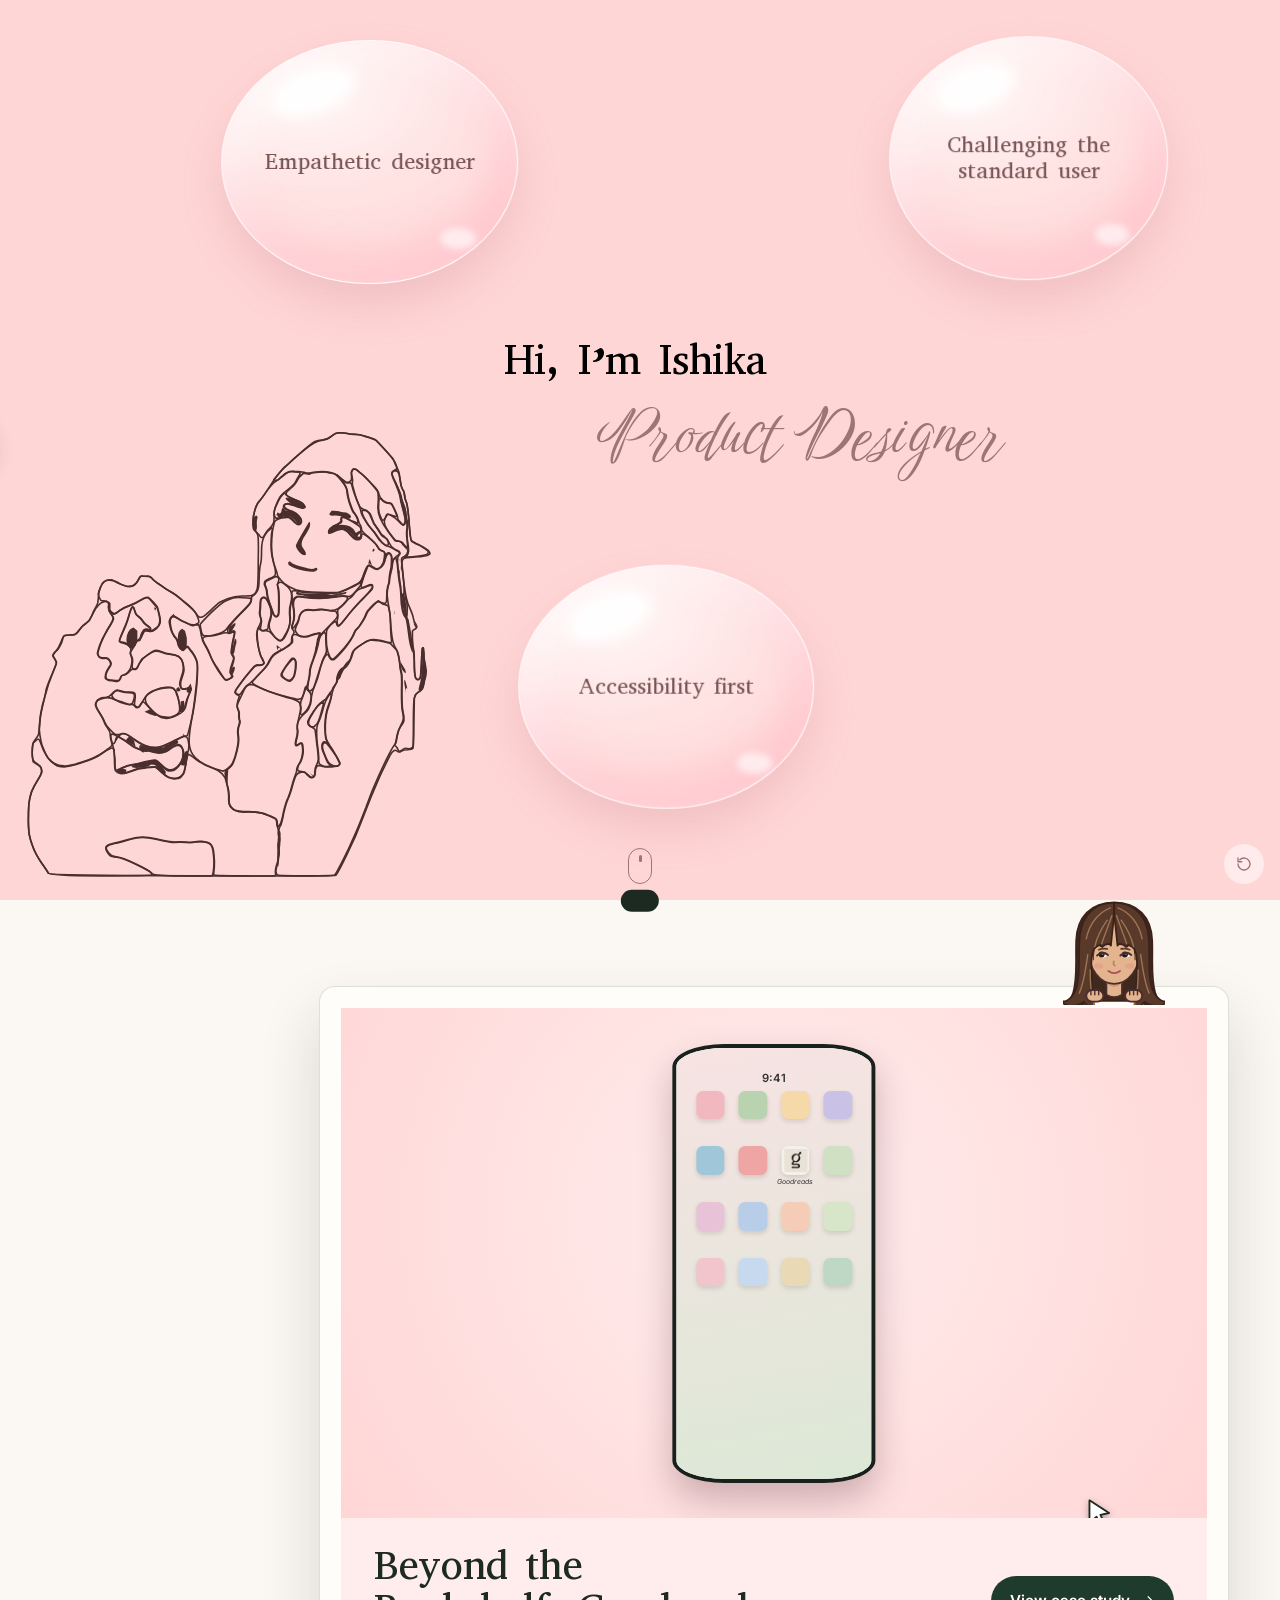
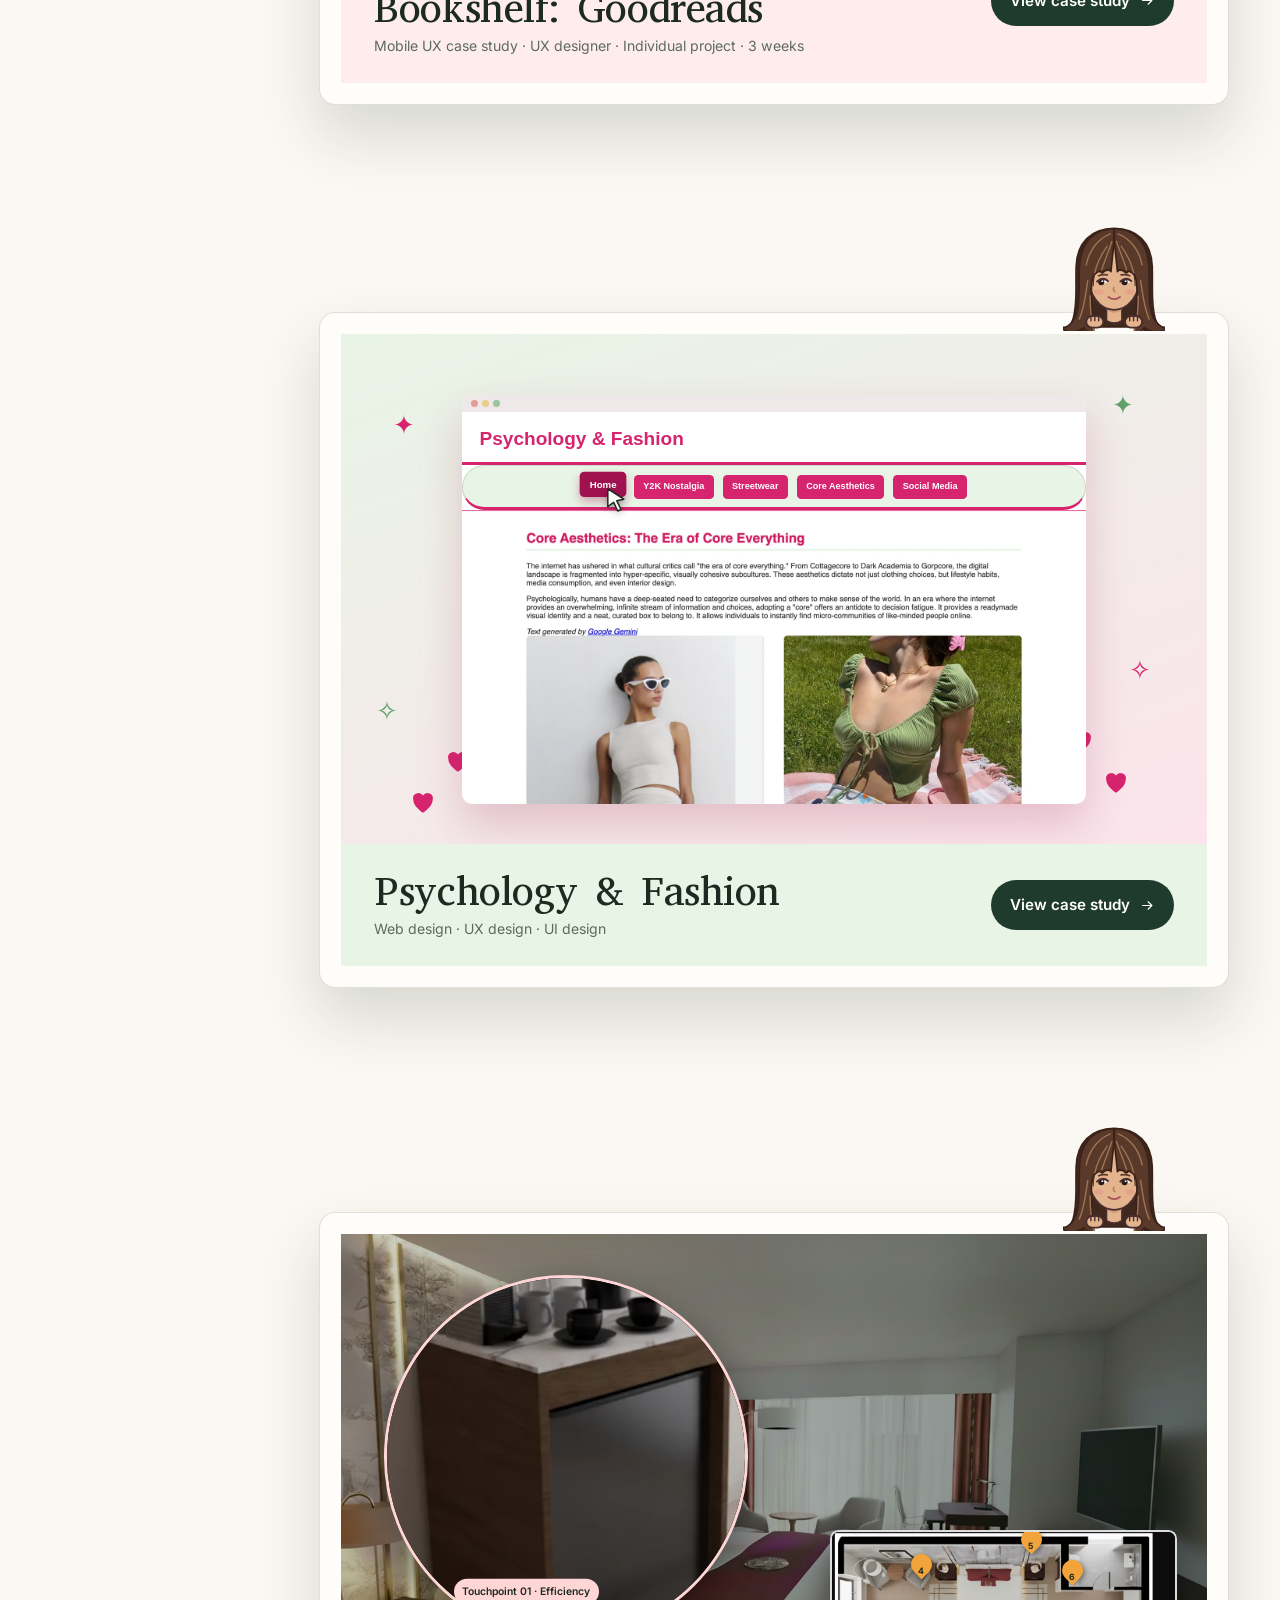
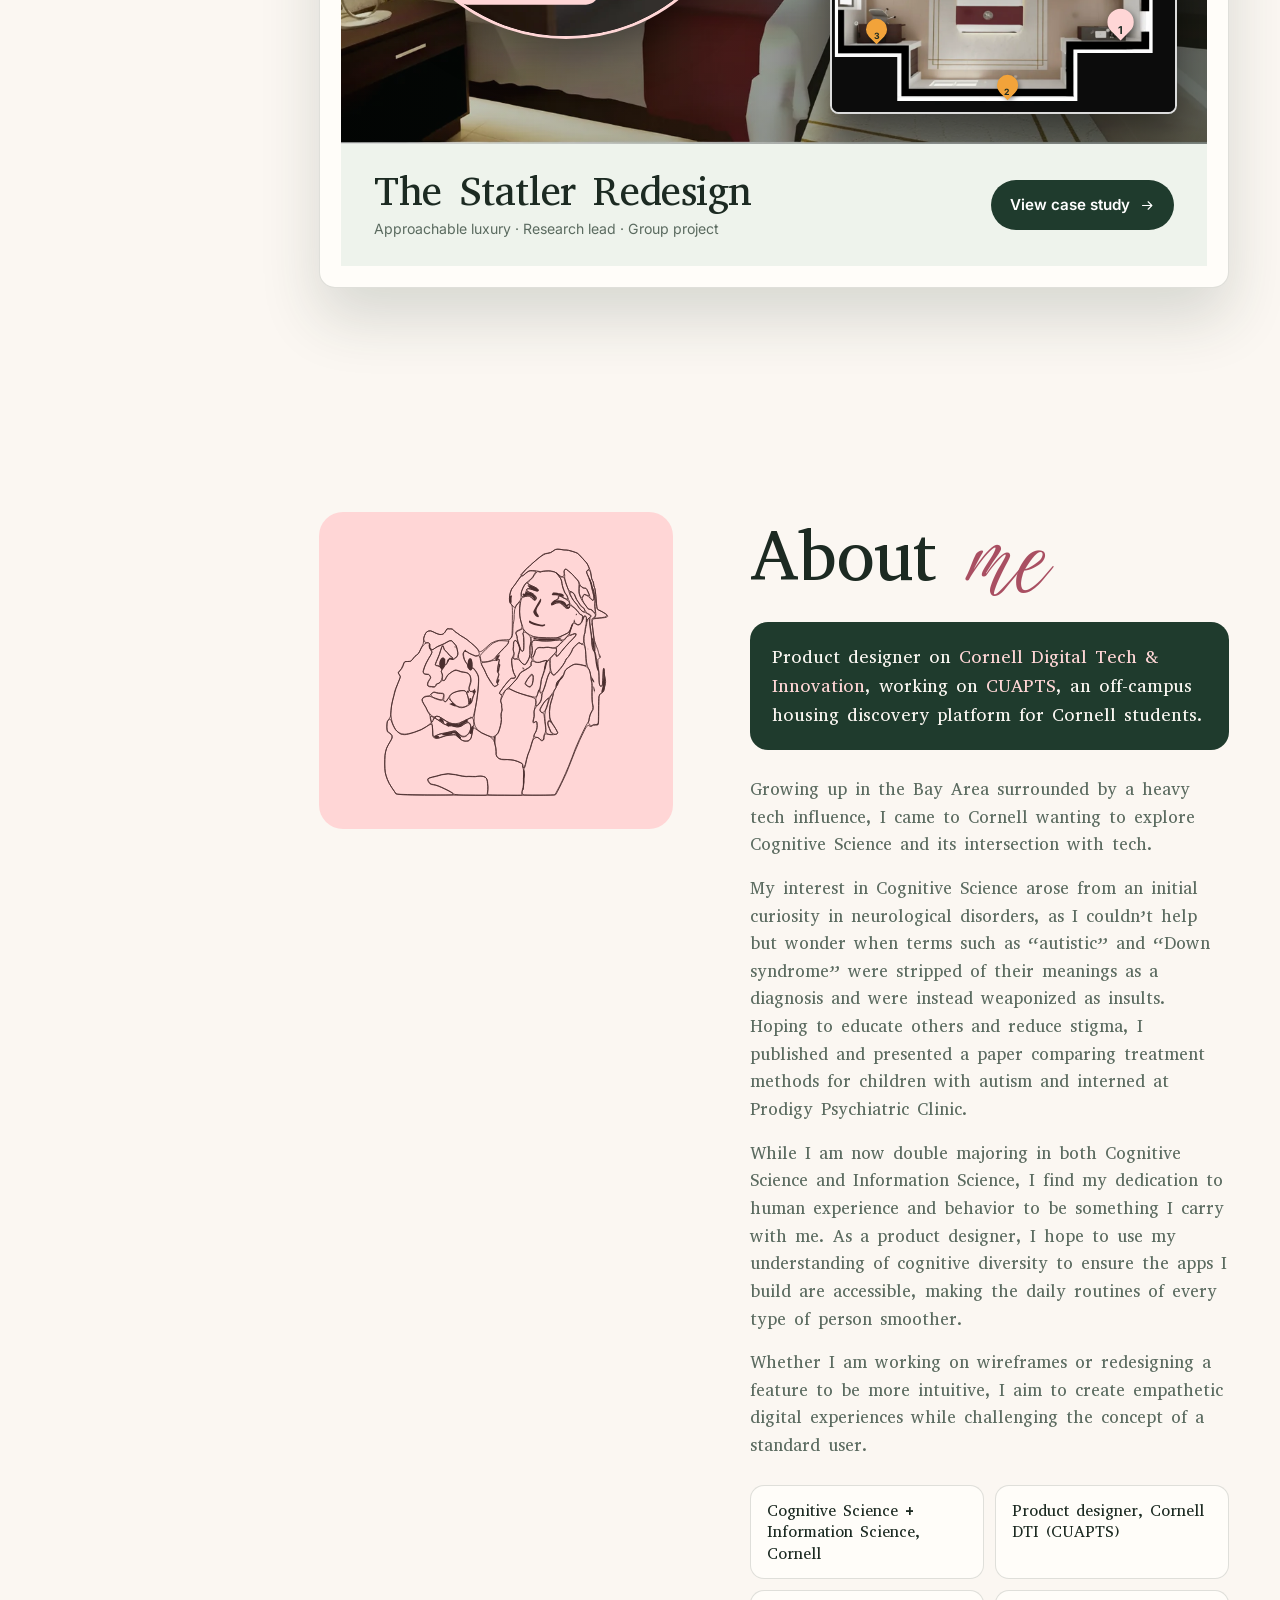
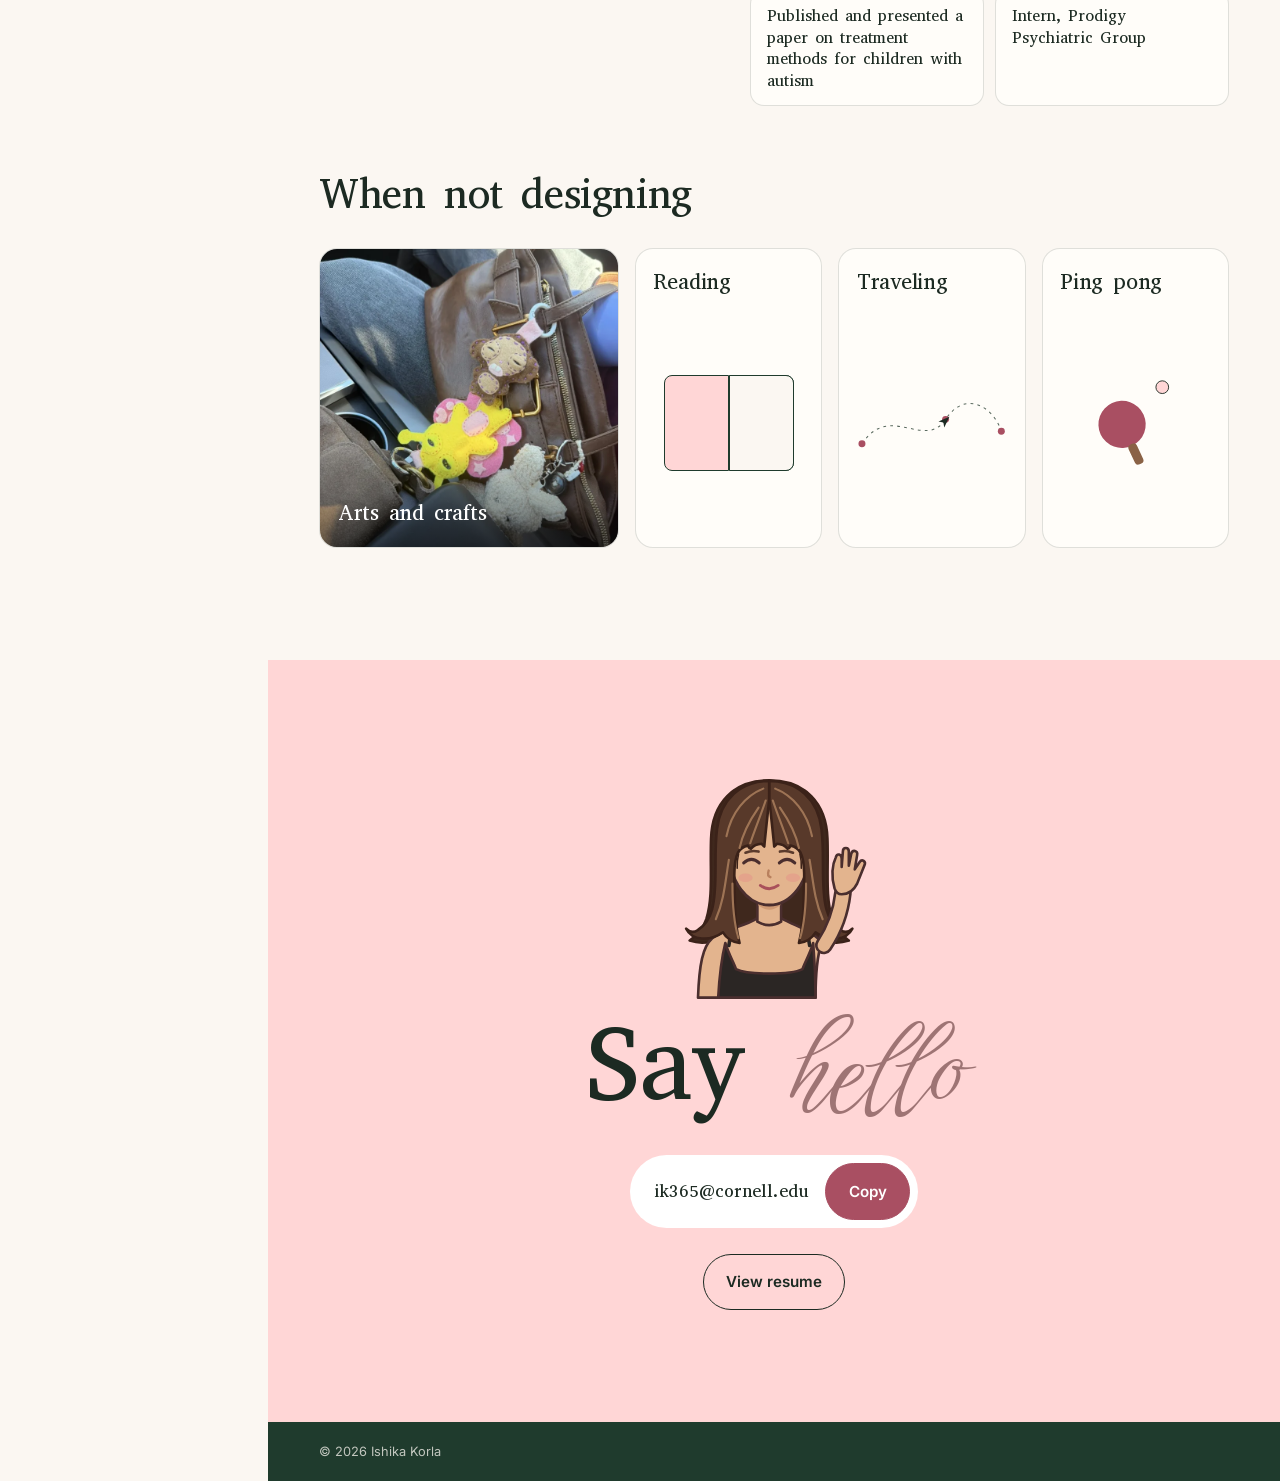
<file: index.html>
<!doctype html>
<html lang="en">
<head>
<meta charset="utf-8">
<link rel="icon" href="favicon.svg" type="image/svg+xml">
<meta name="viewport" content="width=device-width, initial-scale=1">
<meta name="description" content="Ishika Korla, product designer. Cognitive Science and Information Science at Cornell.">
<title>Ishika Korla Portfolio</title>
<link rel="preconnect" href="https://fonts.googleapis.com">
<link rel="stylesheet" href="https://fonts.googleapis.com/css2?family=Abyssinica+SIL&family=Birthstone+Bounce:wght@400;500&family=Inter:wght@400;500;600;700&display=swap">
<style>
[hidden]{display:none !important}
/* Layout: Figma-exact pink intro (outline drawing + name + draggable glass circles) · green sidebar with outline face · three case-study "pages" built on the Figma card template (animated thumbnail + title bar) · About me · When not designing · Contact. Case studies open as full-screen sheets. */
:root{
  --pink:#FFD6D6; --pink-2:#FFEDED; --mauve:#9E7474; --rose:#A94F62; --green:#1F3B2D; --green-2:#2C4F3D; --mint:#DCE8D6; --cream:#FBF7F2; --page:#FFFDF9;
  --ink:#1C2A22; --ink-2:#5B6B60; --line:rgba(28,42,34,.14); --on-dark:#FBF7F2; --on-dark-2:rgba(251,247,242,.74); --shade:rgba(31,59,45,.16); --glass:rgba(251,247,242,.86); --face-ink:#4A2E2E;
  --f-serif:'Abyssinica SIL','Source Serif 4',Georgia,serif; --f-script:'Birthstone Bounce','Great Vibes',cursive; --f-sans:'Inter',system-ui,-apple-system,'Segoe UI',sans-serif;
  --sb:268px; --ease:cubic-bezier(.22,.8,.2,1); --ease-io:cubic-bezier(.65,0,.35,1);
}
@media (prefers-color-scheme:dark){:root:not([data-theme="light"]){--cream:#101A14;--page:#18241C;--mint:#22332A;--ink:#F3EEE8;--ink-2:#B9C4BB;--line:rgba(240,235,228,.15);--shade:rgba(0,0,0,.45);--glass:rgba(16,26,20,.86);--green:#142A1F;--green-2:#1F3B2D;--rose:#D98A97;color-scheme:dark}}
:root[data-theme="dark"]{--cream:#101A14;--page:#18241C;--mint:#22332A;--ink:#F3EEE8;--ink-2:#B9C4BB;--line:rgba(240,235,228,.15);--shade:rgba(0,0,0,.45);--glass:rgba(16,26,20,.86);--green:#142A1F;--green-2:#1F3B2D;--rose:#D98A97;color-scheme:dark}
*{box-sizing:border-box}
html{scroll-behavior:smooth}
body{margin:0;background:var(--cream);color:var(--ink);font-family:var(--f-serif);font-size:18px;line-height:1.6;-webkit-font-smoothing:antialiased;overflow-x:hidden}
a{color:inherit} button{font:inherit;color:inherit;cursor:pointer} img{max-width:100%;display:block}
:focus-visible{outline:2px solid var(--rose);outline-offset:3px;border-radius:4px}
h1,h2,h3,h4{margin:0;font-weight:400;text-wrap:balance;letter-spacing:-.01em} p{margin:0}
.label{font-family:var(--f-sans);font-size:.72rem;font-weight:600;letter-spacing:.16em;text-transform:uppercase;color:var(--ink-2)}
.btn{display:inline-flex;align-items:center;gap:.6rem;font-family:var(--f-sans);font-size:.95rem;font-weight:600;text-decoration:none;padding:.95rem 1.4rem;border-radius:999px;border:1.5px solid currentColor;background:transparent;transition:background .35s var(--ease),color .35s,border-color .35s,transform .35s var(--ease)}
.btn:hover{transform:translateY(-2px)} .btn svg{width:15px;height:15px;transition:transform .35s var(--ease)} .btn:hover svg{transform:translateX(4px)}
.btn.rose{background:var(--rose);border-color:var(--rose);color:#fff} .btn.rose:hover{background:var(--green);border-color:var(--green)}
.btn.pinkb{background:var(--pink);border-color:var(--pink);color:#1C2A22} .btn.pinkb:hover{background:#fff;border-color:#fff}
.btn.ghost-l{color:var(--on-dark)} .btn.ghost-l:hover{background:var(--on-dark);color:var(--green)}
.round{width:44px;height:44px;border-radius:50%;border:1.5px solid var(--green);background:transparent;color:var(--green);display:grid;place-items:center;transition:background .3s,color .3s,transform .3s var(--ease)}
.round:hover:not(:disabled){background:var(--green);color:var(--on-dark);transform:scale(1.06)}
.round svg{width:16px;height:16px}

/* ---------- intro (Figma frame 1440×1024) ---------- */
.intro{position:relative;height:100vh;height:100svh;background:#FFD6D6;overflow:hidden;container-type:size;transition:height 1.4s var(--ease-io)}
.intro.peek{height:62vh;height:62svh}
.stage{position:absolute;left:50%;top:50%;width:min(100cqw,140.625cqh);aspect-ratio:1440/1024;transform:translate(-50%,-50%);container-type:inline-size}
.hi{position:absolute;left:39.236%;top:37.012%;font-family:'Abyssinica SIL',serif;font-size:3.333cqw;line-height:1.3;color:#000;white-space:nowrap;margin:0;font-weight:400;opacity:0;filter:blur(8px);transform:translateY(14px);transition:opacity 1.1s var(--ease),filter 1.1s var(--ease),transform 1.1s var(--ease)}
.pd{position:absolute;left:46.667%;top:44.043%;font-family:'Birthstone Bounce',cursive;font-size:4.861cqw;line-height:1.3;color:#9E7474;white-space:nowrap;margin:0;font-weight:400;opacity:0;filter:blur(8px);transform:translateY(14px);transition:opacity 1.1s .35s var(--ease),filter 1.1s .35s var(--ease),transform 1.1s .35s var(--ease)}
.intro.named .hi,.intro.named .pd{opacity:1;filter:none;transform:none}
.art{position:absolute;left:-4.306%;top:45.41%;width:43.542%;color:var(--face-ink);pointer-events:none}
.art svg{width:100%;height:auto;display:block;overflow:visible}
.art .st path{stroke-dasharray:1;stroke-dashoffset:1}
.intro.drawn .art .st path{animation:draw 2.4s var(--ease-io) forwards}
@keyframes draw{to{stroke-dashoffset:0}}
.art .fl{opacity:0;transition:opacity .9s 1.4s}
.intro.drawn .art .fl{opacity:1}
.blob{position:absolute;border-radius:50%;cursor:grab;touch-action:none;will-change:transform;z-index:3;
  background:radial-gradient(120% 95% at 30% 22%,rgba(255,255,255,.82),rgba(255,255,255,.38) 42%,rgba(255,255,255,.22) 72%,rgba(255,255,255,.34));
  border:1.5px solid rgba(255,255,255,.85);
  box-shadow:inset -14px -22px 46px rgba(255,150,170,.32),inset 12px 16px 34px rgba(255,255,255,.7),0 22px 44px rgba(170,80,100,.16);
  backdrop-filter:blur(10px) saturate(1.35);-webkit-backdrop-filter:blur(10px) saturate(1.35);transform:translateY(-160cqh)}
.blob::before{content:"";position:absolute;left:16%;top:12%;width:30%;height:18%;border-radius:50%;background:rgba(255,255,255,.85);filter:blur(6px);transform:rotate(-20deg)}
.blob::after{content:"";position:absolute;right:14%;bottom:14%;width:12%;height:9%;border-radius:50%;background:rgba(255,255,255,.6);filter:blur(3px)}
.blob:active{cursor:grabbing}
.b1{left:16.875%;top:4.492%;width:23.472%;height:27.148%}
.b2{left:40.347%;top:62.793%;width:23.403%;height:27.148%}
.b3{left:69.653%;top:4.492%;width:22.083%;height:27.148%}
.intro-ui{position:absolute;z-index:4;left:0;right:0;bottom:0;display:flex;justify-content:center;align-items:center;padding:1rem;pointer-events:none}
.intro-ui > *{pointer-events:auto}
.cue{display:block;width:24px;height:36px;border:1.5px solid #9E7474;border-radius:12px;position:relative;opacity:0;transition:opacity 1s}
.intro.done .cue{opacity:1}
.cue::after{content:"";position:absolute;left:50%;top:6px;width:3px;height:7px;margin-left:-1.5px;border-radius:2px;background:#9E7474;animation:wheel 1.6s var(--ease-io) infinite}
@keyframes wheel{to{transform:translateY(12px);opacity:0}}
.replay{position:absolute;right:1rem;bottom:1rem;border:0;background:rgba(255,255,255,.5);border-radius:50%;width:40px;height:40px;display:grid;place-items:center;color:#9E7474;z-index:4}
.replay svg{width:18px;height:18px}
@media (max-aspect-ratio:4/5){
  .stage{width:100cqw;height:100cqh;aspect-ratio:auto}
  .hi{left:8%;top:31%;font-size:9cqw} .pd{left:8%;top:37%;font-size:11.5cqw}
  .art{left:-6%;top:50%;width:96%}
  .b1{left:5%;top:5%;width:46%;height:20%} .b3{left:55%;top:9%;width:40%;height:18%} .b2{left:52%;top:73%;width:42%;height:18%}
}

/* ---------- sidebar ---------- */
.sidebar{position:fixed;inset:0 auto 0 0;width:var(--sb);z-index:50;background:var(--green);color:var(--on-dark);transition:transform .6s var(--ease)}
.sb-inner{height:100%;overflow-y:auto;display:flex;flex-direction:column;gap:1.8rem;padding:1.8rem 1.6rem 1.6rem}
.face{width:116px;height:116px;border-radius:50%;background:#FFD6D6;border:0;padding:0;overflow:hidden;color:var(--face-ink);transition:transform .5s var(--ease)}
.face:hover{transform:rotate(-5deg) scale(1.05)}
.face svg{width:100%;height:100%;display:block}
.sb-who h2{font-size:1.75rem;line-height:1.15;margin-top:.9rem}
.sb-who .pdl{font-family:var(--f-script);font-size:2rem;color:#FFD6D6;line-height:1}
.sb-nav{display:grid;gap:.1rem}
.sb-nav a{display:flex;align-items:center;gap:.7rem;padding:.5rem 0;text-decoration:none;font-size:1.15rem;color:var(--on-dark-2);transition:color .3s,transform .4s var(--ease)}
.sb-nav a:hover{color:var(--on-dark);transform:translateX(4px)}
.sb-nav a.active{color:#FFD6D6}
.sb-nav a.active::after{content:"";flex:1;height:1.5px;background:#FFD6D6;animation:grow .5s var(--ease)}
.sb-nav .grp{font-family:var(--f-sans);font-size:.66rem;font-weight:600;letter-spacing:.16em;text-transform:uppercase;color:var(--on-dark-2);opacity:.7;margin:.6rem 0 .1rem}
@keyframes grow{from{transform:scaleX(0);transform-origin:left}}
.sb-foot{margin-top:auto;display:grid;gap:.7rem}
.sb-foot .btn{justify-content:center}
.edge{position:absolute;top:50%;right:-30px;width:30px;height:64px;margin-top:-32px;border-radius:0 64px 64px 0;border:0;background:var(--green);display:grid;place-items:center;padding:0 5px 0 0;color:#FFD6D6;box-shadow:6px 0 18px var(--shade);transition:width .3s var(--ease),right .3s var(--ease)}
.edge:hover{width:36px;right:-36px}
.edge svg{width:15px;height:15px;transition:transform .6s var(--ease)}
.sb-closed .sidebar{transform:translateX(-100%)} .sb-closed .edge svg{transform:rotate(180deg)}
.at-intro .sidebar,html:not(.sb-ready) .sidebar{transform:translateX(calc(-100% - 40px))}
.main{margin-left:var(--sb);transition:margin .6s var(--ease);min-width:0;position:relative}
.sb-closed .main{margin-left:0}
.scrim{position:fixed;inset:0;z-index:45;background:rgba(10,24,16,.4);opacity:0;pointer-events:none;transition:opacity .4s}
.wrap{max-width:1180px;margin-inline:auto;padding-inline:clamp(16px,4vw,56px)}
.rv{transition:transform 1.1s var(--ease),opacity 1.1s var(--ease)}
.js .rv:not(.in){opacity:.25;transform:translateY(40px) scale(.97)}

/* ---------- case study pages (Figma card template) ---------- */
.proj-sec{padding-block:clamp(2rem,6vh,4rem);min-height:100vh;min-height:100svh;display:grid;align-content:center}
.proj-sec:first-of-type{padding-top:clamp(2rem,5vh,3rem)}
.card{width:min(100%,calc((100svh - 7rem) * 1.385));margin-inline:auto;border-radius:22px;overflow:hidden;box-shadow:0 30px 60px var(--shade);background:var(--page);cursor:pointer;transition:transform .6s var(--ease),box-shadow .6s}
.card:hover{transform:translateY(-6px);box-shadow:0 40px 80px var(--shade)}
.media{position:relative;aspect-ratio:1215/716;overflow:hidden;background:var(--mb,#E6E6E6);container-type:inline-size}
.tbar{display:flex;align-items:center;justify-content:space-between;gap:1rem;width:100%;border:0;text-align:left;padding:clamp(1rem,2.2cqw,1.6rem) clamp(1.2rem,2.6vw,2.2rem);background:var(--tb,#F2EFEC);color:var(--ink)}
.tbar h2{font-size:clamp(1.7rem,3.2vw,2.8rem);line-height:1.05}
.tbar .meta{display:block;font-family:var(--f-sans);font-size:.88rem;color:var(--ink-2);margin-top:.35rem}
.tbar .go{flex:none;display:inline-flex;align-items:center;gap:.6rem;font-family:var(--f-sans);font-weight:600;font-size:.95rem;padding:.8rem 1.2rem;border-radius:999px;background:var(--green);color:#fff;transition:gap .35s var(--ease)}
.tbar .go svg{width:15px;height:15px}
.card:hover .tbar .go{gap:1rem}
/* goodreads thumbnail: cursor taps the app, carousel of designs */
.gt{position:absolute;inset:0;background:radial-gradient(circle at 50% 40%,#FFEDED,#FFD6D6)}
.gt .slot{position:absolute;top:7%;left:50%;height:86%;aspect-ratio:440/950;border-radius:6cqw/2.6cqw;overflow:hidden;border:.55cqw solid #18211C;background:#fff;box-shadow:0 2cqw 4cqw rgba(60,20,30,.25);transition:transform .8s var(--ease),opacity .8s var(--ease),filter .8s;transform:translateX(-50%) scale(.82);opacity:0}
.gt .slot img{position:absolute;inset:0;width:100%;height:100%;object-fit:cover;object-position:top}
.gt .slot.c{transform:translateX(-50%);opacity:1;z-index:3}
.gt .slot.l{transform:translateX(-148%) scale(.84) rotate(-3deg);opacity:.92;z-index:2;filter:saturate(.9)}
.gt .slot.r{transform:translateX(48%) scale(.84) rotate(3deg);opacity:.92;z-index:2;filter:saturate(.9)}
.gt .slot.ll{transform:translateX(-230%) scale(.7);opacity:0}
.gt .slot.rr{transform:translateX(130%) scale(.7);opacity:0}
.home{position:absolute;inset:0;background:linear-gradient(170deg,#F7E3E3,#DCE8D6);display:grid;grid-template-columns:repeat(4,1fr);align-content:start;gap:7% 9%;padding:22% 10% 0;transition:opacity .4s}
.home i{aspect-ratio:1;border-radius:24%;display:block;box-shadow:0 .3cqw .6cqw rgba(0,0,0,.12)}
.home .gr{background:#F4F1EA url('assets/gr/gr-logo.webp') center/80% no-repeat;position:relative}
.home .gr::after{content:"Goodreads";position:absolute;top:104%;left:50%;transform:translateX(-50%);font-family:var(--f-sans);font-size:.8cqw;color:#333;white-space:nowrap}
.home .tm{position:absolute;top:5%;left:0;right:0;text-align:center;font-family:var(--f-sans);font-weight:600;font-size:1.3cqw;color:#333}
.launch{position:absolute;inset:0;clip-path:circle(0% at var(--ix,50%) var(--iy,40%));transition:clip-path .7s var(--ease-io)}
.gt.open .launch{clip-path:circle(150% at var(--ix,50%) var(--iy,40%))}
.gt.open .home{opacity:0;transition-delay:.5s}
.ripple{position:absolute;width:5cqw;height:5cqw;margin:-2.5cqw 0 0 -2.5cqw;border-radius:50%;border:.3cqw solid #A94F62;opacity:0;pointer-events:none;z-index:6}
.gt.click .ripple{animation:rip .6s ease-out}
@keyframes rip{from{opacity:1;transform:scale(.3)}to{opacity:0;transform:scale(1.6)}}
.cursor{position:absolute;width:3.2cqw;z-index:7;left:88%;top:92%;transition:left 1.2s var(--ease-io),top 1.2s var(--ease-io),transform .15s,opacity .4s;filter:drop-shadow(0 .3cqw .4cqw rgba(0,0,0,.3))}
.gt.click .cursor{transform:scale(.82)}
.gt.open .cursor{opacity:0}
.gt .cap{position:absolute;left:50%;bottom:2.5%;transform:translateX(-50%);font-family:var(--f-sans);font-size:1.15cqw;font-weight:600;color:#9E7474;letter-spacing:.06em;opacity:0;transition:opacity .6s;white-space:nowrap}
.gt.open .cap{opacity:1}
/* fashion thumbnail */
.ft{position:absolute;inset:0;background:linear-gradient(160deg,#E8F4E6,#FCE4EC)}
.ft .win{position:absolute;left:14%;top:12%;width:72%;height:80%;border-radius:1.2cqw;overflow:hidden;background:#fff;box-shadow:0 2.4cqw 5cqw rgba(160,40,80,.22);display:flex;flex-direction:column}
.ft .bar{height:4.2%;min-height:10px;background:#EFE8E8;display:flex;gap:.5cqw;align-items:center;padding:0 1cqw}
.ft .bar i{width:.8cqw;height:.8cqw;border-radius:50%;background:#E59A9A} .ft .bar i:nth-child(2){background:#E8CF8A} .ft .bar i:nth-child(3){background:#9DC49A}
.ft .hdr{font-family:Arial,Helvetica,sans-serif;font-weight:700;color:#D6246E;font-size:2.2cqw;padding:1.4cqw 2cqw .8cqw;border-bottom:.35cqw solid #D6246E}
.ft .tabs{display:flex;justify-content:center;gap:1cqw;padding:1cqw;background:#E8F4E6;border-bottom:.35cqw solid #D6246E}
.ft .tabs span{font-family:Arial,Helvetica,sans-serif;font-weight:700;font-size:1.05cqw;color:#fff;background:#D6246E;border-radius:.5cqw;padding:.55cqw 1.1cqw;transition:transform .3s,background .3s,box-shadow .3s}
.ft .tabs span.on{background:#A0124F;transform:translateY(-.3cqw) scale(1.06);box-shadow:0 .5cqw 1cqw rgba(160,18,79,.35)}
.ft .shot{flex:1;min-height:0;overflow:hidden;position:relative}
.ft .shot img{width:100%;margin-top:-11.6%;animation:shotpan 10s ease-in-out infinite alternate}
@keyframes shotpan{to{transform:translateY(-34%)}}
.ft .spark{position:absolute;color:#D6246E;font-size:3cqw;animation:twinkle 2.4s ease-in-out infinite}
.ft .spark.g{color:#5FA06B}
@keyframes twinkle{0%,100%{transform:scale(.6) rotate(0);opacity:.4}50%{transform:scale(1.15) rotate(25deg);opacity:1}}
.ft .heart{position:absolute;width:3cqw;animation:floatup 4s ease-in infinite}
@keyframes floatup{0%{transform:translateY(0) scale(.6);opacity:0}20%{opacity:1}100%{transform:translateY(-22cqw) scale(1.1);opacity:0}}
.ft .fcur{position:absolute;width:2.6cqw;z-index:5;transition:left .9s var(--ease-io),top .9s var(--ease-io);filter:drop-shadow(0 .3cqw .4cqw rgba(0,0,0,.3))}
/* statler thumbnail */
.stt{position:absolute;inset:0;background:#1F3B2D}
.stt .bg{position:absolute;inset:0;width:100%;height:100%;object-fit:cover;animation:kb 16s ease-in-out infinite alternate}
@keyframes kb{from{transform:scale(1.04)}to{transform:scale(1.16) translate(-3%,-2%)}}
.stt .shade{position:absolute;inset:0;background:linear-gradient(90deg,rgba(15,30,22,.15),rgba(15,30,22,.55))}
.stt .plan{position:absolute;right:3.5%;bottom:6%;width:40%;border-radius:1cqw;overflow:hidden;background:#111;box-shadow:0 2cqw 4cqw rgba(0,0,0,.45);border:.3cqw solid rgba(255,255,255,.85)}
.stt .plan img{width:100%;display:block}
.stt .pn{position:absolute;width:2.4cqw;height:2.4cqw;margin:-2.4cqw 0 0 -1.2cqw;border:0;padding:0;background:none;cursor:pointer;transition:transform .3s var(--ease)}
.stt .pn::before{content:"";position:absolute;inset:0;border-radius:50% 50% 50% 0;transform:rotate(-45deg);background:#F2A33A;box-shadow:0 .3cqw .6cqw rgba(0,0,0,.4)}
.stt .pn span{position:relative;font-family:var(--f-sans);font-size:1cqw;font-weight:700;color:#1C2A22}
.stt .pn.on{transform:translateY(-.4cqw) scale(1.25)} .stt .pn.on::before{background:#FFD6D6}
.stt .lens{position:absolute;left:5%;top:8%;width:42%;aspect-ratio:1/1;border-radius:50%;overflow:hidden;border:.45cqw solid #FFD6D6;box-shadow:0 2cqw 5cqw rgba(0,0,0,.45);background:#000}
.stt .lens img{position:absolute;inset:0;width:100%;height:100%;object-fit:cover;opacity:0;transform:scale(1.12);transition:opacity .6s,transform 1.2s var(--ease)}
.stt .lens img.on{opacity:1;transform:none}
.stt .ltag{position:absolute;left:5%;top:calc(8% + 42cqw * .92);transform:translateY(-120%);margin-left:8cqw;font-family:var(--f-sans);font-weight:600;font-size:1.2cqw;color:#1C2A22;background:#FFD6D6;padding:.5cqw 1cqw;border-radius:999px;white-space:nowrap}
.stt .hint{position:absolute;right:3.5%;bottom:calc(6% + 40% * .53 + 2cqw);font-family:var(--f-sans);font-size:1.05cqw;color:#fff;opacity:.85}

/* ---------- about ---------- */
.about{display:grid;grid-template-columns:minmax(0,.85fr) minmax(0,1.15fr);gap:clamp(2rem,6vw,5rem);align-items:start}
.about .art2{background:#FFD6D6;border-radius:24px;padding:1.5rem;color:var(--face-ink);position:sticky;top:2rem}
.about h2{font-size:clamp(2.6rem,5.6vw,4.4rem);line-height:1;margin-bottom:1.4rem}
.about h2 em{font-family:var(--f-script);font-style:normal;color:var(--rose);font-size:1.25em}
.dti{border-radius:18px;background:var(--green);color:var(--on-dark);padding:1.3rem 1.4rem;margin-bottom:1.6rem}
.dti b{color:#FFD6D6;font-weight:400}
.about .body{display:grid;gap:1rem;color:var(--ink-2);font-size:1.08rem}
.facts{list-style:none;margin:1.6rem 0 0;padding:0;display:grid;grid-template-columns:repeat(2,minmax(0,1fr));gap:.7rem}
.facts li{border:1px solid var(--line);border-radius:14px;padding:.85rem 1rem;background:var(--page);font-size:1rem;line-height:1.35}
.wnd{margin-top:3.5rem}
.wnd h3{font-size:clamp(1.8rem,3.4vw,2.6rem);margin-bottom:1.2rem}
.bento{display:grid;grid-template-columns:1.6fr 1fr 1fr 1fr;gap:1rem}
.tile{border-radius:18px;background:var(--page);border:1px solid var(--line);min-height:230px;display:flex;flex-direction:column;justify-content:space-between;overflow:hidden;position:relative}
.tile h4{font-size:1.35rem;padding:1rem 1.1rem;position:relative;z-index:1}
.tile .ts{flex:1;display:grid;place-items:center;padding:0 1rem 1rem}
.tile.photo{min-height:300px}
.tile.photo img{position:absolute;inset:0;width:100%;height:100%;object-fit:cover;transition:transform 1s var(--ease)}
.tile.photo:hover img{transform:scale(1.06)}
.tile.photo h4{margin-top:auto;background:linear-gradient(transparent,rgba(0,0,0,.55));color:#fff;padding-top:3rem}
.flipbook{width:130px;height:96px;position:relative;perspective:600px}
.flipbook i{position:absolute;top:0;width:50%;height:100%;background:#FFD6D6;border:1.5px solid var(--green)}
.flipbook i.l{left:0;border-radius:8px 0 0 8px} .flipbook i.r{right:0;border-radius:0 8px 8px 0;transform-origin:left center} .flipbook i.f{background:var(--cream);z-index:2;animation:flip 2.4s var(--ease-io) infinite}
@keyframes flip{to{transform:rotateY(-180deg)}}
.contact{background:#FFD6D6;text-align:center;padding-block:clamp(4rem,10vw,7rem)}
.contact h2{font-size:clamp(3rem,9vw,6.5rem);line-height:1;color:#1C2A22}
.contact h2 em{font-family:var(--f-script);font-style:normal;color:#9E7474}
.mail{display:inline-flex;align-items:center;gap:1rem;margin-top:2rem;padding:.5rem .5rem .5rem 1.5rem;border-radius:999px;background:#fff;max-width:100%;flex-wrap:wrap;justify-content:center;color:#1C2A22}
.mail span{font-size:1.1rem;user-select:all;overflow-wrap:anywhere}
.links{display:flex;gap:1.6rem;justify-content:center;margin-top:1.6rem;flex-wrap:wrap;font-family:var(--f-sans);font-weight:600;color:#1C2A22}
.foot{background:var(--green);color:var(--on-dark-2);font-family:var(--f-sans);font-size:.8rem;padding-block:1.2rem}
.toast{position:fixed;left:50%;bottom:1.5rem;transform:translate(-50%,160%);background:var(--ink);color:var(--cream);font-family:var(--f-sans);font-size:.85rem;padding:.7rem 1.2rem;border-radius:999px;z-index:400;transition:transform .45s var(--ease)}
.toast.show{transform:translate(-50%,0)}
.ring{position:fixed;left:0;top:0;width:36px;height:36px;margin:-18px 0 0 -18px;border-radius:50%;border:1.5px solid var(--rose);pointer-events:none;z-index:500;display:grid;place-items:center;transition:width .35s var(--ease),height .35s var(--ease),margin .35s var(--ease),background .35s,border-color .35s,opacity .3s;opacity:0}
.ring span{font-family:var(--f-sans);font-size:.62rem;font-weight:600;letter-spacing:.12em;text-transform:uppercase;color:#1C2A22;opacity:0}
.ring.on{opacity:1} .ring.big{width:84px;height:84px;margin:-42px 0 0 -42px;background:#FFD6D6;border-color:#FFD6D6} .ring.big span{opacity:1}

/* bubble labels */
.blob .bt{position:absolute;inset:0;display:grid;place-items:center;text-align:center;padding:0 14%;font-family:'Abyssinica SIL',serif;font-size:1.75cqw;line-height:1.2;color:#7A5555;pointer-events:none;user-select:none;-webkit-user-select:none;z-index:1}
@media (max-aspect-ratio:4/5){.blob .bt{font-size:4.4cqw}}
/* character */
.chara{display:block;width:100%;height:auto;overflow:visible;color:var(--face-ink);--c-skin:#E3B48E;--c-shade:#CF9A74;--c-shade2:#B9805E;--c-hair:#58392A;--c-hair2:#3F281D;--c-hl:#9E7455;--c-hline:#3B2219;--c-brow:#5A3A2C;--c-lip:#A9505A;--c-top:#2B2624}
.face .chara{--face-fill:#FFD6D6}
.face{display:grid;place-items:center}
.cw{position:relative}
.peekc{position:absolute;right:7%;top:0;width:clamp(78px,8vw,104px);transform:translateY(-82%);z-index:5;pointer-events:none;transition:transform .7s var(--ease);--face-fill:var(--cream)}
.js .cw:not(.in) .peekc{transform:translateY(-10%)}
.peekc .chara,.face .chara{overflow:hidden}
.cw:hover .peekc{transform:translateY(-92%) rotate(-3deg)}
.contact .hey{width:clamp(140px,16vw,190px);margin:0 auto 1rem;--face-fill:#FFEDED}
.contact .hey .wave{transform-origin:146px 172px;animation:wave 2.2s ease-in-out infinite}
@keyframes wave{0%,60%,100%{transform:rotate(0)}10%,30%{transform:rotate(-14deg)}20%,40%{transform:rotate(8deg)}}
/* phones without canvas */
.prow{display:flex;gap:clamp(1rem,3vw,2rem);justify-content:center;flex-wrap:wrap;align-items:flex-start}
.prow figure{margin:0;display:grid;gap:.6rem;justify-items:center;width:min(230px,42%)}
.prow figcaption{font-family:var(--f-sans);font-size:.82rem;color:var(--ink-2);text-align:center}
.pz{border:0;background:none;padding:0;cursor:zoom-in;width:100%;transition:transform .5s var(--ease)}
.pz:hover{transform:translateY(-6px)}
.pz img{width:100%;border-radius:16px;box-shadow:0 18px 40px var(--shade);border:1px solid var(--line)}
.ask.c{text-align:center;margin-top:1.4rem}
/* continuous case studies */
.cs-sent{display:grid;justify-items:center;gap:.6rem;padding:4rem 1rem 6rem;background:linear-gradient(var(--cream),var(--pink-2));text-align:center}
.cs-sent .nt{font-size:clamp(2rem,5vw,3.4rem);line-height:1}
.cs-sent .chev{font-size:1.6rem;color:var(--rose);animation:bobd 1.4s ease-in-out infinite}
@keyframes bobd{50%{transform:translateY(8px)}}
.cs-div{display:flex;align-items:center;gap:1rem;padding:1.2rem clamp(16px,6vw,72px);background:var(--green);color:var(--on-dark)}
.cs-div .label{color:#FFD6D6}
.cs-end{display:grid;justify-items:center;gap:1rem;padding:4rem 1rem 6rem;text-align:center;background:var(--pink-2)}
.cs-end .chara{width:150px;--face-fill:#FFEDED}
.cs-end h3{font-size:clamp(1.8rem,4vw,2.6rem)}
/* resume */
.rs{position:fixed;inset:0;z-index:420;background:rgba(10,24,16,.5);backdrop-filter:blur(6px);-webkit-backdrop-filter:blur(6px);display:grid;place-items:center;padding:clamp(0px,3vw,32px);opacity:0;transition:opacity .4s}
.rs.open{opacity:1}
.rs .doc{background:var(--page);color:var(--ink);width:min(860px,100%);max-height:100%;overflow-y:auto;border-radius:18px;padding:clamp(1.4rem,4vw,3rem);position:relative;box-shadow:0 30px 80px rgba(0,0,0,.3)}
.rs .doc h2{font-size:clamp(2rem,4vw,2.8rem)}
.rs .doc .contact-l{font-family:var(--f-sans);font-size:.9rem;color:var(--ink-2);margin-top:.3rem}
.rs .doc h3{font-family:var(--f-sans);font-size:.74rem;font-weight:700;letter-spacing:.16em;text-transform:uppercase;color:var(--rose);margin:1.8rem 0 .7rem;padding-bottom:.4rem;border-bottom:1px solid var(--line)}
.rs .item{margin-bottom:1rem}
.rs .item .top{display:flex;justify-content:space-between;gap:.4rem 1rem;flex-wrap:wrap}
.rs .item b{font-weight:400;font-size:1.08rem}
.rs .item .dt{font-family:var(--f-sans);font-size:.82rem;color:var(--ink-2)}
.rs .item p{color:var(--ink-2);font-size:.98rem;margin-top:.25rem}
.rs .x{position:sticky;top:0;float:right;margin:-.6rem -.6rem 0 0;background:var(--page)}

/* ---------- case study sheet ---------- */
.cs-ov{position:fixed;inset:0;z-index:200;background:rgba(10,24,16,.45);backdrop-filter:blur(8px);-webkit-backdrop-filter:blur(8px);opacity:0;transition:opacity .5s var(--ease)}
.cs-ov.open{opacity:1}
.cs{position:absolute;inset:clamp(0px,2vw,24px) clamp(0px,2vw,24px) 0;background:var(--cream);border-radius:24px 24px 0 0;display:flex;flex-direction:column;overflow:hidden;transform:translateY(80px);transition:transform .75s var(--ease);box-shadow:0 -20px 60px rgba(0,0,0,.3)}
.cs-ov.open .cs{transform:none}
.cs-bar{display:flex;align-items:center;justify-content:space-between;gap:1rem;padding:.8rem clamp(16px,3vw,28px);border-bottom:1px solid var(--line);background:var(--glass);backdrop-filter:blur(10px);-webkit-backdrop-filter:blur(10px);position:relative;z-index:3}
.cs-bar .t{font-size:.95rem;white-space:nowrap;overflow:hidden;text-overflow:ellipsis;min-width:0} .cs-bar .t i{color:var(--ink-2)}
.cs-bar .g{display:flex;gap:.4rem;align-items:center} .cs-bar .round{width:40px;height:40px}
.cs-prog{position:absolute;left:0;bottom:-1px;height:3px;width:100%;background:var(--rose);transform-origin:0 50%;transform:scaleX(0)}
.cs-sc{flex:1;overflow-y:auto;overscroll-behavior:contain}
.cs-hero{padding:clamp(2.5rem,6vw,5rem) clamp(16px,6vw,72px) clamp(2rem,4vw,3rem);display:grid;grid-template-columns:minmax(0,1.05fr) minmax(0,.95fr);gap:2rem;align-items:center;background:var(--hb,var(--pink));color:var(--hc,var(--ink));position:relative;overflow:hidden}
.cs-hero .label{color:inherit;opacity:.75}
.cs-hero h1{font-size:clamp(3rem,7.5vw,6.4rem);line-height:.95}
.cs-hero h1 em{font-style:italic}
.cs-hero .sub{font-size:clamp(1.1rem,2vw,1.45rem);margin-top:1rem;font-weight:300;opacity:.85}
.cs-hero .by{margin-top:1.4rem}
.cs-hero.photo{min-height:min(70vh,560px);grid-template-columns:minmax(0,1fr)}
.cs-hero.photo > img{position:absolute;inset:0;width:100%;height:100%;object-fit:cover;z-index:0;animation:kb 18s ease-in-out infinite alternate}
.cs-hero.photo::after{content:"";position:absolute;inset:0;background:linear-gradient(90deg,rgba(10,24,16,.82),rgba(10,24,16,.35));z-index:1}
.cs-hero.photo > div{position:relative;z-index:2}
.hero-fan{position:relative;height:clamp(260px,34vw,440px)}
.hero-fan img{position:absolute;top:50%;left:50%;height:100%;width:auto;border-radius:14px;box-shadow:0 30px 60px var(--shade);transition:transform .25s linear}
.cfacts{display:grid;grid-template-columns:repeat(4,minmax(0,1fr));border-bottom:1px solid var(--line)}
.cfacts div{padding:1.2rem clamp(16px,3vw,28px);border-right:1px solid var(--line)} .cfacts div:last-child{border-right:0}
.cfacts dt{font-family:var(--f-sans);font-size:.66rem;font-weight:600;letter-spacing:.18em;text-transform:uppercase;color:var(--ink-2)}
.cfacts dd{margin:.3rem 0 0;font-size:1.1rem}
.cs-body{display:grid;grid-template-columns:200px minmax(0,1fr);gap:clamp(2rem,5vw,4.5rem);padding:clamp(2.5rem,5vw,4rem) clamp(16px,6vw,72px) 4rem}
.rail{position:sticky;top:2rem;align-self:start}
.rail ol{list-style:none;margin:1rem 0 0;padding:0;position:relative}
.rail ol::before{content:"";position:absolute;left:0;top:0;bottom:0;width:1.5px;background:var(--line)}
.rail .fill{position:absolute;left:0;top:0;width:1.5px;height:0;background:var(--rose);transition:height .25s linear}
.rail a{display:block;padding:.5rem 0 .5rem 1.1rem;text-decoration:none;color:var(--ink-2);font-size:1rem;font-weight:300;transition:color .3s,transform .4s var(--ease);position:relative}
.rail a small{display:block;font-family:var(--f-sans);font-size:.6rem;font-weight:600;letter-spacing:.16em;text-transform:uppercase;opacity:.7}
.rail a.active{color:var(--ink);transform:translateX(4px)}
.rail a.active::before{content:"";position:absolute;left:-4px;top:50%;width:9px;height:9px;margin-top:-4.5px;border-radius:50%;background:var(--rose)}
.st{padding-bottom:4.5rem;scroll-margin-top:1rem}
.st + .st{border-top:1px solid var(--line);padding-top:4rem}
.st > .label{display:block;margin-bottom:.8rem;color:var(--rose)}
.st h2{font-size:clamp(2.2rem,4.6vw,3.6rem);line-height:1.02;margin-bottom:1.4rem}
.st h2 em{font-style:italic;color:var(--rose)}
.st h3{font-size:1.5rem;margin:2.6rem 0 1rem}
.prose{color:var(--ink-2);font-weight:300;font-size:1.1rem;max-width:42rem;display:grid;gap:1rem}
.prose b{color:var(--ink);font-weight:500}
.quote{font-size:clamp(1.6rem,3.2vw,2.5rem);line-height:1.18;font-weight:300;font-style:italic;max-width:40rem;margin-top:2rem;min-height:2.4em}
.quote .cur{display:inline-block;width:1.5px;height:1em;background:var(--rose);vertical-align:-.12em;margin-left:3px;animation:blink 1s steps(1) infinite}
@keyframes blink{50%{opacity:0}}
.quote-by{font-family:var(--f-sans);font-size:.7rem;font-weight:600;letter-spacing:.16em;text-transform:uppercase;color:var(--ink-2);margin-top:.8rem}
.two{display:grid;grid-template-columns:minmax(0,1fr) minmax(0,1fr);gap:1.25rem}
.three{display:grid;grid-template-columns:repeat(3,minmax(0,1fr));gap:1rem}
.card{background:var(--page);border:1px solid var(--line);border-radius:16px;padding:1.3rem}
.card .label{display:block;margin-bottom:.5rem}
.chips{display:flex;flex-wrap:wrap;gap:.5rem;margin-top:1rem}
.chips span{font-family:var(--f-sans);font-size:.78rem;padding:.45rem .9rem;border-radius:999px;background:var(--pink);color:var(--green);font-weight:500}
.logo-row{display:grid;grid-template-columns:auto minmax(0,1fr);gap:1.5rem;align-items:center;margin-top:1.5rem}
.logo-row img{width:96px;height:96px;border-radius:22px}
.why{margin-top:2rem;border-left:3px solid var(--rose);padding-left:1.4rem}
.why p{font-size:1.25rem;font-weight:300;font-style:italic;line-height:1.45;max-width:40rem}
.walk{display:grid;grid-template-columns:minmax(0,.9fr) minmax(0,1.1fr);gap:2rem;align-items:center;margin-top:1.5rem}
.walk-ph{position:relative;max-width:280px;margin-inline:auto;width:100%;aspect-ratio:470/1022}
.walk-ph img{position:absolute;inset:0;width:100%;height:100%;object-fit:contain;opacity:0;transform:scale(.96) translateX(16px);transition:opacity .6s var(--ease),transform .6s var(--ease);filter:drop-shadow(0 24px 40px var(--shade))}
.walk-ph img.on{opacity:1;transform:none}
.tap{position:absolute;width:44px;height:44px;margin:-22px 0 0 -22px;border-radius:50%;border:2px solid var(--rose);background:rgba(169,79,98,.25);animation:tapP 1.6s var(--ease) infinite;pointer-events:none;z-index:3;transition:left .6s var(--ease),top .6s var(--ease)}
@keyframes tapP{0%{transform:scale(.6);opacity:1}100%{transform:scale(1.5);opacity:0}}
.steps{display:grid;gap:.6rem}
.step{display:grid;grid-template-columns:auto minmax(0,1fr);gap:1rem;align-items:start;text-align:left;border:1px solid var(--line);background:var(--page);border-radius:14px;padding:1rem 1.1rem;transition:border-color .3s,background .3s,transform .4s var(--ease);color:var(--ink)}
.step .k{font-family:var(--f-sans);font-size:.7rem;font-weight:600;letter-spacing:.14em;color:var(--ink-2);padding-top:.25rem}
.step b{font-weight:400;font-size:1.1rem;display:block} .step span{color:var(--ink-2);font-weight:300;font-size:.96rem}
.step.on{border-color:var(--rose);background:var(--pink-2);transform:translateX(6px)}
.tapcount{font-family:var(--f-sans);font-size:.78rem;color:var(--ink-2);margin-top:.6rem} .tapcount b{color:var(--rose);font-weight:700}
.persona{display:flex;align-items:center;gap:1rem}
.persona .ic{width:56px;height:56px;border-radius:50%;background:#F4EC7A;display:grid;place-items:center;flex:none;transition:transform .5s var(--ease)}
.persona:hover .ic{transform:rotate(-10deg) scale(1.08)} .persona .ic svg{width:30px}
.persona b{display:block;font-weight:400;font-size:1.2rem} .persona span{font-family:var(--f-sans);font-size:.78rem;color:var(--ink-2)}
.pains{display:grid;grid-template-columns:repeat(4,minmax(0,1fr));gap:.8rem}
.pain{text-align:left;border:1px solid var(--line);background:var(--page);border-radius:16px;padding:1.1rem;min-height:190px;display:flex;flex-direction:column;gap:.5rem;transition:transform .5s var(--ease),border-color .3s,background .3s;color:var(--ink)}
.pain:hover{transform:translateY(-4px)}
.pain .n{font-family:var(--f-sans);font-size:.7rem;font-weight:600;letter-spacing:.14em;color:var(--rose)}
.pain b{font-weight:300;font-size:1.4rem;line-height:1.12}
.pain .more{max-height:0;overflow:hidden;color:var(--ink-2);font-size:.92rem;font-weight:300;transition:max-height .5s var(--ease)}
.pain .h{margin-top:auto;font-family:var(--f-sans);font-size:.64rem;font-weight:600;letter-spacing:.14em;text-transform:uppercase;color:var(--ink-2)}
.pain[aria-expanded="true"]{background:var(--pink-2);border-color:var(--rose)} .pain[aria-expanded="true"] .more{max-height:9rem}
.insight{display:grid;grid-template-columns:minmax(0,1fr) minmax(0,1fr);gap:1rem;margin-top:1.5rem}
.insight .card b{font-weight:300;font-size:1.35rem;line-height:1.2;display:block}
.tabs{display:inline-flex;flex-wrap:wrap;gap:.3rem;padding:.3rem;border-radius:999px;border:1px solid var(--line);background:var(--page)}
.tab{border:0;background:transparent;border-radius:999px;padding:.55rem 1.05rem;font-family:var(--f-sans);font-size:.78rem;font-weight:600;color:var(--ink-2);transition:background .35s,color .35s}
.tab[aria-selected="true"]{background:var(--rose);color:#fff}
.tp{margin-top:1.5rem;animation:tpIn .6s var(--ease)}
@keyframes tpIn{from{opacity:.01;transform:translateY(14px)}to{opacity:1;transform:none}}
.fix{display:grid;grid-template-columns:minmax(0,1.3fr) minmax(0,1fr);gap:2rem;align-items:center}
.zoom{position:relative;border-radius:16px;overflow:hidden;background:#fff;border:1px solid var(--line);cursor:zoom-in;padding:0;display:block;width:100%}
.zoom img{width:100%;height:auto;transition:transform .8s var(--ease)} .zoom:hover img{transform:scale(1.04)}
.zoom .zi{position:absolute;right:.7rem;bottom:.7rem;font-family:var(--f-sans);font-size:.64rem;font-weight:600;letter-spacing:.14em;text-transform:uppercase;background:var(--ink);color:var(--cream);padding:.35rem .7rem;border-radius:999px;opacity:0;transform:translateY(6px);transition:all .35s var(--ease)}
.zoom:hover .zi,.zoom:focus-visible .zi{opacity:1;transform:none}
.pc{display:grid;gap:1.2rem}
.pc ul{margin:.4rem 0 0;padding-left:1.1rem;color:var(--ink-2);font-weight:300;display:grid;gap:.25rem}
.pc .label{color:var(--ink)}
.chosen{display:inline-flex;align-items:center;gap:.4rem;font-family:var(--f-sans);font-size:.68rem;font-weight:600;letter-spacing:.14em;text-transform:uppercase;background:#FFD6D6;color:#1C2A22;border-radius:999px;padding:.45rem .85rem;justify-self:start}
.flow{border:1px solid var(--line);border-radius:18px;background:var(--page);padding:1.5rem;overflow-x:auto}
.flow-grid{display:grid;grid-template-columns:auto 22px auto 22px auto 22px auto 22px auto 22px auto;grid-template-rows:repeat(5,auto);align-items:center;gap:.5rem 0;min-width:720px}
.fn{border:1px solid var(--line);background:var(--cream);border-radius:10px;padding:.5rem .65rem;font-family:var(--f-sans);font-size:.74rem;font-weight:500;text-align:center;transition:all .4s var(--ease);max-width:9.5rem;line-height:1.3}
.fn.d{border-radius:999px;border-style:dashed}
.fn.lit{background:var(--rose);border-color:var(--rose);color:#fff;transform:scale(1.06);box-shadow:0 8px 20px var(--shade)}
.fa{height:1.5px;background:var(--line);position:relative}
.fa::after{content:"";position:absolute;right:0;top:-3px;border:3.5px solid transparent;border-left:5px solid var(--ink-2);border-right:0}
.flow-hint{display:block;font-family:var(--f-sans);font-size:.7rem;color:var(--ink-2);margin-top:.5rem}
.flow-ctl{display:flex;flex-wrap:wrap;gap:.6rem;align-items:center;margin-top:1rem}
.seg{display:inline-flex;flex-wrap:wrap;border:1px solid var(--line);border-radius:999px;padding:.25rem;background:var(--page)}
.seg button{border:0;background:transparent;border-radius:999px;padding:.45rem .9rem;font-family:var(--f-sans);font-size:.76rem;font-weight:600;color:var(--ink-2)}
.seg button[aria-pressed="true"]{background:var(--ink);color:var(--cream)}
.variants{display:grid;grid-template-columns:minmax(0,1fr) minmax(0,1fr);gap:2rem;align-items:center}
.vimg{max-width:300px;margin-inline:auto;width:100%}
.ask{font-size:clamp(1.5rem,2.8vw,2.1rem);font-weight:300;font-style:italic;line-height:1.2}
.finals{display:grid;grid-template-columns:repeat(3,minmax(0,1fr));gap:clamp(1rem,3vw,2.5rem);align-items:start}
.fin{display:grid;gap:.9rem;justify-items:center;margin:0}
.fin .ph{position:relative;width:100%;max-width:260px}
.fin .ph img{border-radius:18px;box-shadow:0 26px 50px var(--shade);border:6px solid #1c1716}
.fin figcaption{font-size:1.1rem;font-weight:300}
.hs{position:absolute;width:28px;height:28px;margin:-14px 0 0 -14px;border-radius:50%;border:0;background:var(--rose);color:#fff;font-family:var(--f-sans);font-size:.72rem;font-weight:700;display:grid;place-items:center;animation:hsP 2.2s infinite;z-index:2}
@keyframes hsP{0%{box-shadow:0 0 0 0 rgba(169,79,98,.6)}70%{box-shadow:0 0 0 12px rgba(169,79,98,0)}100%{box-shadow:0 0 0 0 rgba(169,79,98,0)}}
.hs[aria-expanded="true"]{background:var(--ink);animation:none}
.tip{position:absolute;z-index:4;left:50%;width:min(240px,80vw);transform:translate(-50%,10px);background:var(--ink);color:var(--cream);font-family:var(--f-sans);font-size:.8rem;line-height:1.45;padding:.8rem .9rem;border-radius:12px;opacity:0;pointer-events:none;transition:opacity .3s,transform .3s var(--ease)}
.tip.on{opacity:1;transform:translate(-50%,0)}
.ba{position:relative;max-width:320px;margin:1.5rem auto 0;aspect-ratio:470/1022;border-radius:20px;overflow:hidden;box-shadow:0 26px 50px var(--shade);border:6px solid #1c1716;--x:50%;touch-action:none}
.ba img{position:absolute;inset:0;width:100%;height:100%;object-fit:cover;object-position:top}
.ba .after{clip-path:inset(0 0 0 var(--x))}
.ba .handle{position:absolute;top:0;bottom:0;left:var(--x);width:2px;margin-left:-1px;background:#fff}
.ba .handle::after{content:"⟷";position:absolute;top:50%;left:50%;width:40px;height:40px;margin:-20px 0 0 -20px;border-radius:50%;background:#FFD6D6;color:#1c1716;display:grid;place-items:center;font-size:1rem;box-shadow:0 6px 16px rgba(0,0,0,.25)}
.ba .tg{position:absolute;top:.8rem;font-family:var(--f-sans);font-size:.62rem;font-weight:600;letter-spacing:.16em;text-transform:uppercase;background:rgba(28,23,22,.8);color:#fff;padding:.3rem .6rem;border-radius:999px}
.ba input{position:absolute;inset:0;opacity:0;width:100%;height:100%;margin:0;cursor:ew-resize}
.end{text-align:center;padding:4rem 1rem 2rem}
.end .script{font-size:clamp(3rem,8vw,5.5rem);color:var(--rose);line-height:1}
.next{display:flex;justify-content:space-between;align-items:center;gap:1rem;border-top:1px solid var(--line);padding:2rem clamp(16px,6vw,72px) 2.6rem;flex-wrap:wrap;background:var(--pink)}
.next button{border:0;background:none;padding:0;text-align:right}
.next .nt{font-size:clamp(1.8rem,4vw,3rem);font-weight:300;line-height:1;transition:color .3s}
.next button:hover .nt{color:var(--rose)}
.ph-slot{border:1.5px dashed var(--line);border-radius:16px;min-height:180px;display:grid;place-items:center;text-align:center;color:var(--ink-2);padding:1.2rem;font-family:var(--f-sans);font-size:.85rem}
.todo{font-family:var(--f-sans);font-size:.78rem;color:var(--rose);border:1.5px dashed var(--rose);border-radius:10px;padding:.6rem .9rem;margin-top:1.2rem;display:inline-block}
/* statler */
.emo{border:1px solid var(--line);border-radius:18px;background:var(--page);padding:1.2rem 1.2rem .8rem;margin-top:1rem}
.emo svg{width:100%;height:auto;display:block;overflow:visible}
.emo .ln{fill:none;stroke-width:3.5;stroke-linecap:round;stroke-linejoin:round;stroke-dasharray:1000;stroke-dashoffset:1000;transition:opacity .4s,stroke-width .4s}
.emo.in .ln{animation:draw 2.2s var(--ease-io) forwards}
.emo .ln.d1{animation-delay:.2s} .emo .ln.d2{animation-delay:.45s}
@keyframes draw{to{stroke-dashoffset:0}}
.emo.focus .ln:not(.on),.emo.focus .pt:not(.on){opacity:.12}
.emo .pt{transition:opacity .4s}
.emo text{font-family:var(--f-sans);font-size:11px;fill:var(--ink-2)}
.emo .stg{cursor:pointer}
.emo .stg rect{fill:transparent}
.emo .stg:hover rect,.emo .stg.on rect{fill:rgba(169,79,98,.07)}
.thought{display:grid;grid-template-columns:repeat(3,minmax(0,1fr));gap:.7rem;margin-top:1rem}
.thought .card{transition:transform .4s var(--ease)}
.thought .card b{font-weight:400;display:block;margin-top:.2rem}
.leg{display:inline-flex;align-items:center;gap:.45rem}
.leg i{width:14px;height:4px;border-radius:2px;display:inline-block}
.concept{position:relative;border-radius:20px;overflow:hidden;min-height:340px;display:grid;place-items:center;padding:2rem}
.concept img{position:absolute;inset:0;width:100%;height:100%;object-fit:cover;animation:kb 20s ease-in-out infinite alternate}
.concept .box{position:relative;background:#FBF7F2;color:#1F3B2D;text-align:center;padding:2rem 2.4rem;border-radius:4px;max-width:420px}
.concept .box h3{font-size:clamp(2rem,4vw,3rem);margin:.4rem 0 .8rem;letter-spacing:.02em;text-transform:uppercase;font-weight:400}
.concept .box p{font-family:var(--f-sans);font-size:.9rem;color:#1F3B2D;line-height:1.7}
.mood{display:grid;grid-template-columns:1fr 1fr 1fr;gap:.8rem;align-items:stretch}
.mood .zoom{height:100%} .mood .zoom img{height:100%;object-fit:cover}
.pal{display:grid;grid-template-columns:repeat(5,minmax(0,1fr));gap:.4rem;align-content:start}
.pal button{aspect-ratio:1/1.6;border-radius:10px;border:0;background:var(--sw);position:relative;transition:transform .4s var(--ease)}
.pal button:hover{transform:translateY(-8px) scale(1.05)}
.pal button span{position:absolute;bottom:.4rem;left:50%;transform:translateX(-50%);font-family:var(--f-sans);font-size:.55rem;font-weight:600;color:#fff;mix-blend-mode:difference;opacity:0;transition:opacity .3s}
.pal button:hover span{opacity:1}
.fp{display:grid;grid-template-columns:minmax(0,1.4fr) minmax(0,1fr);gap:1.5rem;align-items:center}
.fp-map{position:relative;border-radius:14px;overflow:hidden;background:#111}
.fp-map img{width:100%}
.fpin{position:absolute;width:30px;height:30px;margin:-30px 0 0 -15px;border:0;padding:0;background:none;transition:transform .3s var(--ease)}
.fpin::before{content:"";position:absolute;inset:0;border-radius:50% 50% 50% 0;transform:rotate(-45deg);background:#F2A33A;box-shadow:0 4px 10px rgba(0,0,0,.4)}
.fpin span{position:relative;font-family:var(--f-sans);font-size:.72rem;font-weight:700;color:#1C2A22}
.fpin:hover,.fpin[aria-pressed="true"]{transform:translateY(-4px) scale(1.15)}
.fpin[aria-pressed="true"]::before{background:var(--rose)} .fpin[aria-pressed="true"] span{color:#fff}
.fp-card{border-radius:16px;overflow:hidden;background:var(--page);border:1px solid var(--line)}
.fp-card img{width:100%;height:260px;object-fit:cover;animation:tpIn .6s var(--ease)}
.fp-card div{padding:1rem 1.2rem}
.fp-card b{font-weight:400;font-size:1.3rem;display:block}
.closer{position:relative;border-radius:20px;overflow:hidden;min-height:360px;display:grid;place-items:center;text-align:center;color:#fff;padding:2rem}
.closer img{position:absolute;inset:0;width:100%;height:100%;object-fit:cover;filter:brightness(.55);animation:kb 18s ease-in-out infinite alternate}
.closer > div{position:relative}
.closer h3{font-size:clamp(2.4rem,6vw,4.4rem);font-weight:300;text-transform:uppercase;letter-spacing:.03em}
.closer p{font-family:var(--f-sans);font-size:.8rem;font-weight:600;letter-spacing:.18em;text-transform:uppercase;color:#F2C4CB;border:1px solid #F2C4CB;display:inline-block;padding:.7rem 1.2rem;margin-top:1rem}
.lb{position:fixed;inset:0;z-index:450;background:rgba(8,18,12,.88);display:grid;place-items:center;padding:clamp(12px,4vw,48px);opacity:0;transition:opacity .4s;cursor:zoom-out}
.lb.open{opacity:1}
.lb img{max-width:100%;max-height:100%;border-radius:12px;background:#fff;transform:scale(.94);transition:transform .5s var(--ease)}
.lb.open img{transform:none}
.lb button{position:absolute;top:1rem;right:1rem;background:#fff;color:#1c1716;border:0}

/* fashion case study */
.fp-hbtn{display:flex;flex-wrap:wrap;gap:.6rem;margin-top:1.6rem}
.fp-hbtn .btn{color:var(--ink)} .fp-hbtn .btn.rose{color:#fff}
.fp-hero{position:relative;padding:0 6% 8% 0}
.fp-win{border-radius:12px;overflow:hidden;background:#fff;box-shadow:0 30px 60px var(--shade);border:1px solid var(--line)}
.fp-bar{display:flex;align-items:center;gap:.35rem;padding:.55rem .8rem;background:#F3EEE9;border-bottom:1px solid var(--line)}
.fp-bar i{width:9px;height:9px;border-radius:50%;background:#E3B7BF} .fp-bar i:nth-child(2){background:#EFD9A6} .fp-bar i:nth-child(3){background:#BFD8BE}
.fp-bar span{flex:1;margin-left:.6rem;font-family:var(--f-sans);font-size:.7rem;color:var(--ink-2);background:#fff;border-radius:999px;padding:.25rem .8rem;overflow:hidden;text-overflow:ellipsis;white-space:nowrap}
.fp-bar a{color:var(--ink-2);display:grid;place-items:center;padding:.2rem} .fp-bar a:hover{color:var(--rose)}
.fp-shots{position:relative;aspect-ratio:1280/900}
.fp-shots img{position:absolute;inset:0;width:100%;height:100%;object-fit:cover;object-position:top;opacity:0;transition:opacity .8s var(--ease)}
.fp-shots img.on{opacity:1}
.fp-phone{position:absolute;right:0;bottom:0;width:24%;border-radius:18px;border:5px solid #1c1716;overflow:hidden;background:#fff;box-shadow:0 24px 50px var(--shade)}
.fp-phone .fp-shots{aspect-ratio:390/844}
.fp-nav{display:flex;flex-wrap:wrap;gap:.5rem;padding:.8rem;background:#E8F4E6;border-top:3px solid #D6246E;border-bottom:3px solid #D6246E;border-radius:6px}
.fp-nav a,.fp-nav span{font-family:Arial,Helvetica,sans-serif;font-weight:700;font-size:.85rem;color:#fff;background:#D6246E;border-radius:6px;padding:.55rem 1rem;text-decoration:none;transition:transform .3s var(--ease),background .3s}
.fp-nav a:hover{background:#A0124F;transform:translateY(-3px)}
.fp-nav.sm{padding:.5rem;gap:.35rem} .fp-nav.sm span{font-size:.72rem;padding:.4rem .7rem}
.fp-steps{list-style:none;margin:0;padding:0;display:grid;grid-template-columns:repeat(4,minmax(0,1fr));gap:.8rem;counter-reset:s}
.fp-steps li{position:relative;border-top:3px solid var(--rose);padding-top:.8rem}
.fp-steps b{display:block;font-weight:400;font-size:1.2rem} .fp-steps span{font-family:var(--f-sans);font-size:.8rem;color:var(--ink-2)}
.fp-inspo .card{display:grid;gap:.9rem;align-content:start}
.fp-crop{max-height:340px;overflow:hidden;border-radius:16px}
.fp-crop .zoom img{object-fit:cover;object-position:top}
.fp-host{font-family:var(--f-sans);font-size:.85rem;font-weight:600;color:var(--rose);text-decoration:none;display:inline-flex;gap:.4rem;align-items:center}
.fp-inspo dl{margin:0;display:grid;gap:.25rem}
.fp-inspo dt{font-family:var(--f-sans);font-size:.66rem;font-weight:600;letter-spacing:.16em;text-transform:uppercase;color:var(--ink);margin-top:.6rem}
.fp-inspo dd{margin:0;color:var(--ink-2);font-weight:300}
.fp-per{align-items:flex-start} .fp-per .ic{background:var(--pink);font-size:1.4rem;color:var(--rose)}
.fp-per b + span{display:block;margin-top:.2rem;line-height:1.45}
.fp-q{display:flex;gap:1rem;align-items:baseline;font-size:clamp(1.25rem,2.2vw,1.6rem);font-weight:300;font-style:italic;line-height:1.3;max-width:46rem;margin-bottom:1.2rem}
.fp-q span{font-family:var(--f-sans);font-style:normal;font-size:.75rem;font-weight:700;color:#fff;background:var(--rose);border-radius:999px;padding:.3rem .65rem;flex:none}
.fp-ans p{color:var(--ink-2);font-weight:300}
.fu{display:block;margin-top:.7rem;padding-top:.7rem;border-top:1px dashed var(--line);font-size:.93rem} .fu b{color:var(--ink);font-weight:500}
.fp-goals{list-style:none;margin:0;padding:0;display:grid;grid-template-columns:repeat(5,minmax(0,1fr));gap:.8rem}
.fp-goals li{background:var(--pink-2);border-radius:16px;padding:1.1rem;display:flex;flex-direction:column;gap:.6rem;min-height:170px;transition:transform .5s var(--ease),background .3s}
.fp-goals li:hover{transform:translateY(-6px);background:var(--pink)}
.fp-goals .n{font-family:var(--f-sans);font-size:.7rem;font-weight:700;letter-spacing:.14em;color:var(--rose)}
.fp-goals b{font-weight:300;font-size:1.25rem;line-height:1.2}
.fp-content{display:grid;grid-template-columns:repeat(auto-fit,minmax(220px,1fr));gap:.8rem}
.fp-content ul{list-style:none;margin:0;padding:0;display:grid;gap:.6rem}
.fp-content li{font-weight:300;color:var(--ink-2);font-size:.95rem;line-height:1.4}
.fp-content i{display:inline-block;font-style:normal;font-family:var(--f-sans);font-size:.6rem;font-weight:700;letter-spacing:.1em;text-transform:uppercase;border-radius:4px;padding:.15rem .4rem;margin-right:.4rem;vertical-align:.1em;background:#E8F4E6;color:var(--green)}
.fp-content i[data-t="Image"]{background:var(--pink);color:var(--rose)} .fp-content i[data-t="Button"]{background:#F4EC7A;color:#1C2A22}
.fp-sort{display:grid;grid-template-columns:minmax(0,1.3fr) minmax(0,1fr);gap:2rem;align-items:center}
.fp-sort-img{position:relative;aspect-ratio:4/3}
.fp-sort-img .pz{position:absolute;inset:0;opacity:0;pointer-events:none;transform:scale(.97) rotate(-1deg);transition:opacity .6s var(--ease),transform .6s var(--ease)}
.fp-sort-img .pz.on{opacity:1;pointer-events:auto;transform:none}
.fp-sort-img .pz img{height:100%;object-fit:cover}
.fp-fig{margin:0;display:grid;gap:.6rem}
.fp-fig figcaption{font-family:var(--f-sans);font-size:.82rem;color:var(--ink-2);text-align:center}
.fp-fig figcaption b{display:block;font-family:var(--f-serif,inherit);font-size:1.05rem;font-weight:500;color:var(--ink);margin-bottom:.2rem}
.fp-narrow{max-width:520px;margin-inline:auto}
.fp-idea{display:flex;flex-direction:column;gap:.6rem} .fp-idea .n{font-family:var(--f-sans);font-size:.7rem;font-weight:700;letter-spacing:.14em;color:var(--rose)}
.fp-idea p{font-weight:300;color:var(--ink-2)} .fp-idea .chosen{margin-top:auto;align-self:flex-start}
.fp-code{margin-top:1.5rem;background:#1F3B2D;color:#DCE8D6;border-radius:16px;padding:1.2rem 1.4rem;overflow-x:auto}
.fp-code .label{color:#FFD6D6}
.fp-code pre{margin:.7rem 0 0;font-family:ui-monospace,SFMono-Regular,Menlo,monospace;font-size:.82rem;line-height:1.6;white-space:pre}
.fp-ctl{display:flex;flex-wrap:wrap;gap:.6rem;justify-content:space-between;margin-bottom:1rem}
.fp-stage{display:grid;justify-items:center}
.fp-live .fp-win{max-width:100%}
.fp-frame{position:relative;overflow:hidden;background:#fff}
.fp-frame iframe{border:0;display:block;transform-origin:0 0;background:#fff}
.fp-live.mob .fp-win{border-radius:28px;border:8px solid #1c1716} .fp-live.mob .fp-bar{display:none}
.fp-hint{font-family:var(--f-sans);font-size:.8rem;color:var(--ink-2);margin-top:1rem;text-align:center}
.fp-live > .btn{display:flex;width:max-content;margin-inline:auto}
.fp-act{display:grid;grid-template-columns:minmax(0,.55fr) minmax(0,1fr) minmax(0,1fr);gap:1.2rem;align-items:start}
.fp-act figcaption{text-align:left}
@media (max-width:1000px){.fp-goals{grid-template-columns:repeat(2,minmax(0,1fr))}.fp-steps{grid-template-columns:repeat(2,minmax(0,1fr))}}
@media (max-width:900px){.fp-sort,.fp-act{grid-template-columns:minmax(0,1fr)}.fp-act .fp-fig:first-child{max-width:300px;margin-inline:auto}.fp-hero{margin-top:1rem}}
@media (max-width:600px){.fp-goals{grid-template-columns:minmax(0,1fr)}.fp-goals li{min-height:0}}
@media (max-width:1000px){.pains{grid-template-columns:repeat(2,minmax(0,1fr))}.bento{grid-template-columns:repeat(2,minmax(0,1fr))}.tile.photo{min-height:280px}}
@media (max-width:900px){
  .sidebar{width:min(84vw,300px);box-shadow:0 0 50px rgba(0,0,0,.25)}
  .main,.sb-closed .main{margin-left:0}
  .sb-open .scrim{opacity:1;pointer-events:auto}
  .about,.fix,.walk,.variants,.insight,.two,.cs-hero,.fp,.mood{grid-template-columns:minmax(0,1fr)}
  .about .art2{position:static}
  .cs-body{grid-template-columns:minmax(0,1fr)}
  .rail{position:sticky;top:0;z-index:2;background:var(--cream);margin-inline:calc(clamp(16px,6vw,72px) * -1);padding:.6rem clamp(16px,6vw,72px);border-bottom:1px solid var(--line)}
  .rail > .label{display:none}
  .rail ol{display:flex;gap:.4rem;overflow-x:auto;margin:0;scrollbar-width:none}
  .rail ol::before,.rail .fill{display:none}
  .rail a{white-space:nowrap;border:1px solid var(--line);border-radius:999px;padding:.35rem .85rem;font-size:.85rem}
  .rail a small{display:none}
  .rail a.active{background:var(--rose);color:#fff;transform:none;border-color:var(--rose)} .rail a.active::before{display:none}
  .cfacts{grid-template-columns:repeat(2,minmax(0,1fr))} .cfacts div:nth-child(2){border-right:0}
  .three,.finals,.thought{grid-template-columns:minmax(0,1fr)}
  .cs{inset:0;border-radius:0}
  .proj-sec{min-height:0}
  .card{width:100%}
  .tbar{flex-wrap:wrap}
}
@media (max-width:600px){.pains,.bento{grid-template-columns:minmax(0,1fr)}.facts{grid-template-columns:minmax(0,1fr)}}
@media (prefers-reduced-motion:reduce){*,*::before,*::after{animation-duration:.01ms !important;animation-iteration-count:1 !important;transition-duration:.01ms !important}html{scroll-behavior:auto}.js .rv:not(.in){opacity:1;transform:none}.emo .ln{stroke-dashoffset:0}.art .st path{stroke-dashoffset:0}}

</style>
<svg width="0" height="0" style="position:absolute" aria-hidden="true">
  <symbol id="i-arrow" viewBox="0 0 24 24"><path d="M4 12h15M13 6l6 6-6 6" fill="none" stroke="currentColor" stroke-width="1.8" stroke-linecap="round" stroke-linejoin="round"/></symbol>
  <symbol id="i-left" viewBox="0 0 24 24"><path d="M15 5l-7 7 7 7" fill="none" stroke="currentColor" stroke-width="1.8" stroke-linecap="round" stroke-linejoin="round"/></symbol>
  <symbol id="i-right" viewBox="0 0 24 24"><path d="M9 5l7 7-7 7" fill="none" stroke="currentColor" stroke-width="1.8" stroke-linecap="round" stroke-linejoin="round"/></symbol>
  <symbol id="i-x" viewBox="0 0 24 24"><path d="M6 6l12 12M18 6L6 18" fill="none" stroke="currentColor" stroke-width="1.8" stroke-linecap="round"/></symbol>
  <symbol id="i-replay" viewBox="0 0 24 24"><path d="M4 12a8 8 0 1 0 2.4-5.7M4 4v5h5" fill="none" stroke="currentColor" stroke-width="1.8" stroke-linecap="round" stroke-linejoin="round"/></symbol>
  <symbol id="i-person" viewBox="0 0 24 24"><circle cx="12" cy="9" r="4" fill="none" stroke="#1E1A18" stroke-width="2"/><path d="M5 21c.8-4 3.6-6 7-6s6.2 2 7 6" fill="none" stroke="#1E1A18" stroke-width="2" stroke-linecap="round"/></symbol>
  <symbol id="i-cursor" viewBox="0 0 24 28"><path d="M3 2l17 11-7.5 1.6L17 24l-3.4 1.6-4.4-9.3L3 21z" fill="#fff" stroke="#1C2A22" stroke-width="1.6" stroke-linejoin="round"/></symbol>
</svg>

<section class="intro" id="intro" aria-label="Hi, I'm Ishika, product designer">
  <div class="stage">
    <div class="art" id="art" aria-hidden="true"></div>
    <h1 class="hi">Hi, I’m Ishika</h1>
    <p class="pd">Product Designer</p>
    <div class="blob b1"><span class="bt">Empathetic designer</span></div>
    <div class="blob b2"><span class="bt">Accessibility first</span></div>
    <div class="blob b3"><span class="bt">Challenging the standard user</span></div>
  </div>
  <div class="intro-ui"><a class="cue" href="#goodreads-sec" aria-label="Scroll to my work"></a></div>
  <button class="replay" id="replay" type="button" aria-label="Replay intro" title="Replay intro"><svg><use href="#i-replay"/></svg></button>
</section>

<aside class="sidebar" id="sidebar" aria-label="Site navigation">
  <div class="sb-inner">
    <div class="sb-who">
      <button type="button" class="face" id="face" aria-label="Change Ishika's expression"></button>
      <h2>hi, I’m Ishika</h2>
      <p class="pdl">Product Designer</p>
    </div>
    <nav class="sb-nav" aria-label="Sections">
      <span class="grp">Case studies</span>
      <a href="#goodreads-sec" data-nav="goodreads-sec">Goodreads</a>
      <a href="#fashion-sec" data-nav="fashion-sec">Psychology &amp; Fashion</a>
      <a href="#statler-sec" data-nav="statler-sec">The Statler</a>
      <span class="grp">Me</span>
      <a href="#about" data-nav="about">About me</a>
      <a href="#hello" data-nav="hello">Contact</a>
    </nav>
    <div class="sb-foot">
      <button class="btn pinkb" type="button" data-resume>Resume</button>
    </div>
  </div>
  <button class="edge" id="edge" type="button" aria-controls="sidebar" aria-expanded="true" aria-label="Close sidebar" title="Close sidebar"><svg><use href="#i-left"/></svg></button>
</aside>
<div class="scrim" id="scrim"></div>

<div class="main" id="main">
  <section class="proj-sec wrap" id="goodreads-sec" aria-label="Goodreads case study"><div class="cw rv"><span class="peekc" data-peek></span><article class="card" data-open="goodreads" data-cursor="Open">
    <div class="media" style="--mb:#FFD6D6"><div class="gt" id="gt"></div></div>
    <button type="button" class="tbar" style="--tb:#FFEDED" data-open="goodreads"><span><h2>Beyond the Bookshelf: Goodreads</h2><span class="meta">Mobile UX case study · UX designer · Individual project · 3 weeks</span></span><span class="go">View case study <svg><use href="#i-arrow"/></svg></span></button>
  </article></div></section>

  <section class="proj-sec wrap" id="fashion-sec" aria-label="Psychology and Fashion case study"><div class="cw rv"><span class="peekc" data-peek></span><article class="card" data-open="fashion" data-cursor="Open">
    <div class="media"><div class="ft" id="ft"></div></div>
    <button type="button" class="tbar" style="--tb:#E8F4E6" data-open="fashion"><span><h2>Psychology &amp; Fashion</h2><span class="meta">Web design · UX design · UI design</span></span><span class="go">View case study <svg><use href="#i-arrow"/></svg></span></button>
  </article></div></section>

  <section class="proj-sec wrap" id="statler-sec" aria-label="Statler case study"><div class="cw rv"><span class="peekc" data-peek></span><article class="card" data-open="statler" data-cursor="Open">
    <div class="media"><div class="stt" id="stt"></div></div>
    <button type="button" class="tbar" style="--tb:#EEF3EC" data-open="statler"><span><h2>The Statler Redesign</h2><span class="meta">Approachable luxury · Research lead · Group project</span></span><span class="go">View case study <svg><use href="#i-arrow"/></svg></span></button>
  </article></div></section>

  <section class="wrap" id="about" aria-labelledby="about-h" style="padding-block:clamp(4rem,10vw,7rem)">
    <div class="about">
      <div class="art2 rv" id="art2" aria-hidden="true"></div>
      <div>
        <h2 id="about-h">About <em>me</em></h2>
        <div class="dti rv">Product designer on <b>Cornell Digital Tech &amp; Innovation</b>, working on <b>CUAPTS</b>, an off-campus housing discovery platform for Cornell students.</div>
        <div class="body rv">
          <p>Growing up in the Bay Area surrounded by a heavy tech influence, I came to Cornell wanting to explore Cognitive Science and its intersection with tech.</p>
          <p>My interest in Cognitive Science arose from an initial curiosity in neurological disorders, as I couldn’t help but wonder when terms such as “autistic” and “Down syndrome” were stripped of their meanings as a diagnosis and were instead weaponized as insults. Hoping to educate others and reduce stigma, I published and presented a paper comparing treatment methods for children with autism and interned at Prodigy Psychiatric Clinic.</p>
          <p>While I am now double majoring in both Cognitive Science and Information Science, I find my dedication to human experience and behavior to be something I carry with me. As a product designer, I hope to use my understanding of cognitive diversity to ensure the apps I build are accessible, making the daily routines of every type of person smoother.</p>
          <p>Whether I am working on wireframes or redesigning a feature to be more intuitive, I aim to create empathetic digital experiences while challenging the concept of a standard user.</p>
        </div>
        <ul class="facts rv">
          <li>Cognitive Science + Information Science, Cornell</li>
          <li>Product designer, Cornell DTI (CUAPTS)</li>
          <li>Published and presented a paper on treatment methods for children with autism</li>
          <li>Intern, Prodigy Psychiatric Group</li>
        </ul>
      </div>
    </div>
    <div class="wnd">
      <h3>When not designing</h3>
      <div class="bento">
        <div class="tile photo rv"><img src="assets/me/felt.webp" alt="Ishika's handmade felt keychains clipped to a bag" loading="lazy"><h4>Arts and crafts</h4></div>
        <div class="tile rv"><h4>Reading</h4><div class="ts"><div class="flipbook" aria-hidden="true"><i class="l"></i><i class="r"></i><i class="r f"></i></div></div></div>
        <div class="tile rv"><h4>Traveling</h4><div class="ts"><svg viewBox="0 0 220 100" width="200" style="max-width:100%" aria-hidden="true"><path id="route" d="M10 80 C50 20 100 90 130 45 S200 30 210 62" fill="none" stroke="var(--ink-2)" stroke-width="1.5" stroke-dasharray="4 6"/><circle cx="10" cy="80" r="5" fill="#A94F62"/><circle cx="130" cy="45" r="5" fill="#A94F62"/><circle cx="210" cy="62" r="5" fill="#A94F62"/><path d="M0 -6 L16 0 L0 6 L4 0Z" fill="var(--ink)"><animateMotion dur="7s" repeatCount="indefinite" rotate="auto"><mpath href="#route"/></animateMotion></path></svg></div></div>
        <div class="tile rv"><h4>Ping pong</h4><div class="ts"><button type="button" id="pong" aria-label="Hit the ping pong ball" style="border:0;background:none;padding:0"><svg viewBox="0 0 120 110" width="110" height="100"><circle id="ball" cx="90" cy="20" r="7" fill="#FFD6D6" stroke="#1C2A22"/><g transform="rotate(-25 50 70)"><circle cx="50" cy="60" r="26" fill="#A94F62"/><rect x="45" y="84" width="10" height="24" rx="4" fill="#8A6246"/></g></svg></button></div></div>
      </div>
    </div>
  </section>

  <section class="contact" id="hello" aria-labelledby="hello-h">
    <div class="wrap">
      <div class="hey" id="hey"></div><h2 id="hello-h">Say <em>hello</em></h2>
      <div class="mail"><span id="email">ik365@cornell.edu</span><button class="btn rose" type="button" id="copy">Copy</button></div>
      <div class="links"><button type="button" class="btn" data-resume style="color:#1C2A22">View resume</button></div>
    </div>
  </section>
  <footer class="foot"><div class="wrap" style="display:flex;justify-content:space-between;gap:1rem;flex-wrap:wrap"><span>© 2026 Ishika Korla</span></div></footer>
</div>

<div class="cs-ov" id="csOv" hidden>
  <div class="cs" role="dialog" aria-modal="true" aria-labelledby="csH" id="cs">
    <div class="cs-bar">
      <div class="g"><button class="round" id="csPrev" type="button" aria-label="Previous project"><svg><use href="#i-left"/></svg></button><button class="round" id="csNext" type="button" aria-label="Next project"><svg><use href="#i-right"/></svg></button></div>
      <span class="t" id="csT"></span>
      <button class="round" id="csX" type="button" aria-label="Close case study"><svg><use href="#i-x"/></svg></button>
      <i class="cs-prog" id="csProg"></i>
    </div>
    <div class="cs-sc" id="csSc"></div>
  </div>
</div>
<div class="lb" id="lb" hidden><img alt="" id="lbImg"><button class="round" type="button" id="lbX" aria-label="Close image"><svg><use href="#i-x"/></svg></button></div>
<div class="rs" id="rs" hidden role="dialog" aria-modal="true" aria-labelledby="rsH"><div class="doc">
<button class="round x" type="button" id="rsX" aria-label="Close resume"><svg><use href="#i-x"/></svg></button>
<h2 id="rsH">Ishika Korla</h2><p class="contact-l">ik365@cornell.edu · Ithaca, NY</p>
<h3>Education</h3>
<div class="item"><div class="top"><b>Cornell University, College of Arts &amp; Sciences</b><span class="dt">Expected May 2029</span></div><p>Intended Bachelor of Arts in Cognitive Science and Information Science · GPA: 3.935</p></div>
<div class="item"><div class="top"><b>Valley Christian High School, San Jose</b><span class="dt">August 2021 – May 2025</span></div><p>Honor Roll, Highest Honors (GPA: 4.5217 weighted)</p></div>
<h3>Professional Experience</h3>
<div class="item"><div class="top"><b>Product Designer, Cornell Digital Tech &amp; Innovation Project Team</b><span class="dt">September 2026 – Current</span></div><p>Onboarded as Product Designer for CUAPTS, an off-campus housing discovery platform for Cornell students, familiarizing with existing user flows and the team’s Figma design system. Actively working to evaluate current product interfaces and participate in weekly design critiques to provide fresh perspectives on usability and visual hierarchy.</p></div>
<div class="item"><div class="top"><b>Apprenticeship, Google</b><span class="dt">July 2026 – Current</span></div><p>Developing a React-based frontend UI for an on-premise ML observability platform, structuring interactive components for database-backed diagnostics. Embedding and configuring Grafana operational dashboard within the frontend to visualize distributed training telemetry, GPU performance, and Google database metrics.</p></div>
<div class="item"><div class="top"><b>Intern, Prodigy Psychiatric Group, San Jose, CA</b><span class="dt">June 2024 – July 2024</span></div><p>Selected as 1 of 5 interns by the clinic partner, I shadowed medical experts across the clinic and San Jose Behavioral Hospital to observe mental disorder evaluations and treatment plan discussions. Additionally, I studied standard diagnostic scales for neurodevelopmental conditions, including ADHD, gaining insight into comprehensive psychiatric care.</p></div>
<div class="item"><div class="top"><b>Food Service &amp; Customer Relations Staff</b><span class="dt">June 2024 &amp; Current</span></div><p>Provided high-volume hospitality services across restaurant and dining venue settings at Snack Shack in Summer 2024 and currently at Goldie’s Café Cornell Dining. Demonstrated strong time management, efficient daily operations, strict adherence to food safety protocols, and compassionate customer interaction in fast-paced environments.</p></div>
<h3>Research Experience / Awareness Initiatives</h3>
<div class="item"><div class="top"><b>Researcher, Polygence, San Jose, CA</b><span class="dt">Nov 2023 – Sep 2024</span></div><p>Authored review on parental vs. tech assistance for social skills and emotional intelligence in children with ASD with Advisor Dr. JoColl Burgess, Boston University School of Medicine, and published in International Journal Questioz. Presented ASD research to share educational resources at Symposium of Rising Scholars Fall 2024 Academic Conference, and led a webinar and interviewed parents of children with ASD.</p></div>
<div class="item"><div class="top"><b>Peer Counselor, PALS – Resident camp for kids with Down Syndrome</b><span class="dt">June 2023 – July 2024</span></div><p>Provided 24/7 care and mentored children with Down syndrome and supervised educational and recreational activities, including off-campus field trips, in week-long summer camp for 2 consecutive years. Supported camp leadership with managing students’ evolving needs.</p></div>
<h3>Extracurricular Activities</h3>
<div class="item"><div class="top"><b>Secretary, Between the Pages, Cornell University</b><span class="dt">August 2025 – Current</span></div><p>Serve as Secretary for Cornell’s Book Club, facilitating book discussions and curating reading lists across monthly cycles for 20+ members. Manage internal communications, handle membership inquiries, and log executive board meeting notes and attendance.</p></div>
<h3>Skills and Interests</h3>
<p style="color:var(--ink-2)">Event Coordination, Academic Literature Review, Public Speaking, Peer Mentorship, Figma, Reading, Video Production/Editing, Neurodiversity outreach, Visual Arts and Mixed Media</p>
</div></div>
<div class="ring" id="ring" aria-hidden="true"><span id="ringT"></span></div>
<div class="toast" id="toast" role="status" aria-live="polite"></div>

<script>
document.documentElement.classList.add('js');
(function(){
const reduce=matchMedia('(prefers-reduced-motion: reduce)').matches, fine=matchMedia('(pointer: fine)').matches;
const $=(s,r=document)=>r.querySelector(s), $$=(s,r=document)=>[...r.querySelectorAll(s)];
const store=(k,v)=>{try{if(v===undefined)return localStorage.getItem(k);localStorage.setItem(k,v)}catch(e){return null}};
const toast=m=>{const t=$('#toast');t.textContent=m;t.classList.add('show');clearTimeout(t._h);t._h=setTimeout(()=>t.classList.remove('show'),1800)};
const A=n=>'assets/gr/'+n+'.webp', S=n=>'assets/st/'+n+'.webp';
const arrow='<svg><use href="#i-arrow"/></svg>';
const ART={"w":1158,"h":983,"s":["M348 687 Q348 689 353 692 Q358 694 369 702 Q380 711 389 714 Q399 718 405 717 Q412 717 417 719 Q423 721 431 722 Q439 722 443 721 Q448 719 456 713 Q464 707 468 706 Q472 705 474 705 Q477 706 479 708 Q481 711 483 716 Q485 721 484 726 Q484 732 481 738 Q479 745 475 749 Q472 753 467 757 Q463 760 459 760 Q455 761 451 760 Q448 759 439 750 Q430 741 426 739 Q423 737 405 742 Q387 747 376 748 Q366 749 357 754 Q349 758 349 760 Q348 761 349 763 Q351 765 356 765 Q362 765 375 760 Q389 754 405 753 Q422 751 425 752 Q429 754 438 763 Q448 771 453 774 Q458 776 466 776 Q474 776 478 772 Q483 768 485 763 Q486 759 489 745 Q491 731 493 722 Q496 714 495 704 Q494 694 492 691 Q490 688 486 688 Q483 688 470 695 Q458 701 453 703 Q449 704 443 708 Q438 712 435 712 Q433 713 422 712 Q412 711 403 708 Q395 705 378 693 Q362 681 358 682 L354 682 Z","M653 396 Q648 398 647 400 Q646 403 646 411 Q646 420 645 425 Q644 430 646 437 Q649 444 647 453 Q645 461 646 463 Q646 465 648 465 Q650 466 654 465 Q658 464 660 463 Q662 462 662 455 Q663 449 666 440 Q669 432 668 426 Q668 421 666 415 Q663 409 661 404 L658 399 Z","M859 213 Q858 220 866 233 Q874 247 880 253 Q886 259 893 270 Q901 281 905 284 Q909 287 911 287 Q913 287 914 285 Q915 283 914 279 Q913 275 911 273 Q909 271 903 268 Q898 264 896 259 Q893 254 888 247 Q883 241 879 230 Q875 219 871 216 L867 213 Z","M895 188 Q892 215 897 224 Q901 234 903 234 Q905 234 908 228 Q910 223 912 221 Q914 220 923 224 Q933 228 932 223 Q930 218 926 209 Q922 200 920 199 Q918 198 914 198 Q909 198 904 194 L899 189 Z","M716 524 Q719 527 720 530 Q721 533 720 546 Q718 559 716 563 Q713 568 711 570 Q709 572 706 572 Q704 572 698 568 Q692 564 690 562 Q689 560 689 558 Q689 556 698 542 Q708 528 710 526 L712 524 Z","M771 471 Q761 473 752 476 Q743 480 737 479 Q731 479 725 476 Q719 473 716 474 Q714 475 713 477 Q712 479 713 483 Q713 488 713 490 Q712 492 708 495 Q705 498 692 506 Q679 513 674 517 Q669 521 665 530 Q661 540 645 555 Q630 571 629 573 Q629 575 629 576 Q630 578 644 585 Q659 592 668 595 Q677 598 699 604 Q722 610 726 610 Q731 609 732 608 Q734 606 737 596 Q739 587 740 585 Q741 584 742 585 Q743 586 746 573 Q749 559 749 552 Q749 545 756 527 Q762 509 764 496 L766 484 Z","M589 467 Q581 473 577 471 Q573 469 561 473 Q549 477 539 477 Q529 478 526 480 Q523 483 525 486 Q526 490 531 498 Q536 506 540 517 Q544 529 557 547 Q569 566 571 568 Q574 569 578 568 Q582 567 584 564 Q587 562 584 557 Q581 553 583 544 Q586 535 588 529 Q591 524 588 520 Q585 516 584 512 Q584 509 587 490 L591 472 Z","M828 395 Q822 392 805 395 Q788 398 770 398 Q752 398 739 396 Q727 394 723 395 Q720 396 717 400 Q714 405 715 414 Q717 423 717 434 Q717 445 714 451 Q711 458 712 459 Q712 461 713 461 Q715 461 719 455 Q724 449 726 441 Q727 433 732 428 Q737 423 741 422 Q745 421 752 422 Q760 423 768 421 Q776 420 784 422 Q793 424 797 423 Q802 423 806 421 Q811 419 820 410 L828 401 Z","M623 579 Q618 581 616 583 Q613 586 605 604 Q596 622 597 625 Q597 628 599 632 Q602 637 601 643 Q601 649 602 653 Q604 658 601 665 Q598 672 599 683 Q601 695 599 706 Q597 718 593 731 Q589 744 586 748 Q583 752 578 756 Q573 760 572 763 Q571 766 573 776 Q574 786 577 794 Q580 803 580 816 Q579 829 582 833 Q584 838 590 842 Q596 846 621 846 Q647 847 661 853 Q676 859 679 862 Q681 866 681 870 Q681 875 682 877 Q683 879 686 874 Q690 869 694 847 Q699 826 704 816 Q708 807 712 791 Q716 776 719 769 Q722 763 722 757 Q723 752 726 747 Q729 743 731 737 Q733 731 734 724 Q735 718 734 711 Q733 704 732 703 Q730 702 726 705 Q722 708 720 707 Q719 706 719 704 Q718 703 721 692 Q724 682 723 674 Q722 666 726 650 Q730 635 730 629 Q730 624 728 618 Q726 612 701 606 Q677 599 654 590 L632 580 Z","M917 303 Q911 304 908 315 Q906 326 901 331 Q896 336 891 337 Q887 337 881 333 Q875 329 874 329 Q872 329 871 331 Q870 333 863 352 Q857 371 857 373 Q858 374 860 375 Q862 375 869 372 Q876 369 878 369 Q880 369 881 372 Q882 375 880 379 Q877 383 858 402 Q839 422 826 438 Q813 455 810 456 Q807 457 806 452 Q805 448 804 447 Q802 446 800 448 Q798 449 792 455 Q787 461 785 465 Q784 469 784 483 Q784 498 787 509 Q791 521 793 523 Q795 526 799 525 Q802 524 813 512 Q824 500 832 489 Q840 477 842 471 Q844 465 849 461 Q853 458 858 449 Q864 440 866 434 Q868 429 871 424 Q875 419 883 411 Q892 402 898 406 Q905 409 908 408 Q911 407 911 394 Q911 381 913 373 Q916 366 916 360 Q916 354 918 343 Q921 333 921 321 L921 310 Z","M742 583 Q734 607 732 611 Q729 616 730 622 Q732 628 730 637 Q729 646 736 640 Q743 635 747 626 Q751 618 752 608 Q753 599 749 595 L744 590 Z","M674 148 Q676 151 679 150 Q682 150 690 142 Q698 135 703 133 Q708 130 717 131 Q726 131 737 133 Q748 136 752 134 Q755 133 768 132 Q780 131 791 133 Q803 135 813 144 Q823 152 826 154 Q830 155 834 152 Q838 150 837 141 Q836 132 838 129 Q839 126 842 126 Q845 125 854 133 Q864 140 870 147 Q876 154 882 160 Q888 166 891 170 Q894 175 895 180 Q896 186 903 192 Q910 197 914 197 Q919 197 920 198 Q922 199 928 212 Q934 225 934 228 Q933 232 939 237 Q944 243 945 243 Q947 243 948 241 Q949 240 950 235 Q950 230 945 211 Q940 193 939 184 Q937 175 929 156 Q920 137 922 133 Q924 130 928 128 Q933 127 932 123 Q932 120 928 111 Q923 103 907 85 Q891 68 887 65 Q884 63 867 58 Q851 53 845 53 Q840 54 830 52 Q821 50 814 50 Q808 50 804 51 Q801 52 794 58 Q787 64 774 66 Q761 67 738 86 Q715 105 710 110 Q705 116 700 119 L696 122 Z","M168 702 Q166 712 166 724 Q166 736 169 739 Q171 742 177 746 Q184 751 185 755 Q187 760 186 764 Q184 769 178 779 Q171 790 165 803 Q160 817 159 830 Q158 844 158 863 Q158 883 160 896 Q163 909 168 922 Q173 935 185 953 Q197 970 200 975 Q202 981 309 981 Q415 981 417 979 Q418 977 416 975 Q414 972 386 958 Q357 944 344 942 Q332 941 329 938 Q326 935 323 930 Q320 925 321 922 Q321 920 324 917 Q327 915 339 912 Q352 909 374 903 Q396 896 426 903 Q456 910 466 910 Q476 909 489 910 Q502 911 512 909 Q522 908 531 910 Q540 912 542 916 Q545 919 547 928 Q548 937 549 950 Q549 963 548 970 Q547 977 548 979 Q550 981 612 981 Q675 982 676 981 Q678 980 677 973 Q677 967 679 960 Q682 954 683 942 Q685 931 684 924 Q682 917 684 910 Q686 903 684 899 Q683 894 683 890 Q684 886 682 880 Q680 875 680 870 Q680 865 678 862 Q676 860 662 854 Q649 848 635 847 Q622 846 610 847 Q599 847 593 844 Q587 841 582 835 Q578 829 579 816 Q579 803 574 783 Q569 763 546 755 Q524 747 510 736 Q495 724 494 726 Q492 728 489 746 Q486 765 483 768 Q480 772 477 775 Q474 777 468 777 Q463 778 458 776 Q453 775 448 772 Q444 769 436 762 Q429 755 425 753 Q422 752 405 754 Q389 755 375 761 Q362 766 357 766 Q353 767 348 765 Q344 763 341 760 Q339 758 339 738 Q338 719 338 716 Q337 714 335 713 Q334 712 329 714 Q324 716 311 725 Q299 734 271 743 Q243 752 234 752 Q226 752 219 750 Q213 747 205 740 Q198 734 194 725 Q189 717 185 705 Q181 694 179 694 L177 694 Z","M322 360 Q317 363 314 366 Q312 369 309 376 Q306 383 305 388 Q305 393 308 398 Q310 404 315 403 Q321 403 324 405 Q328 407 329 409 Q329 412 329 417 Q328 422 331 425 Q334 429 338 430 Q342 430 350 423 Q358 417 370 413 Q383 408 394 401 Q405 394 409 396 Q413 398 420 405 Q427 413 429 416 Q430 419 433 431 Q436 443 435 449 Q433 455 430 458 Q427 462 422 465 Q417 469 411 467 Q406 466 403 466 Q401 467 397 476 Q393 484 392 486 Q390 487 389 487 Q387 486 380 499 Q372 511 372 513 Q372 515 375 520 Q378 526 377 532 Q376 538 376 542 Q377 546 379 546 Q381 547 383 546 Q386 546 391 535 Q397 524 409 516 Q421 508 425 507 Q430 507 438 510 Q446 514 457 515 Q468 516 474 520 Q480 525 483 534 Q485 543 485 548 Q485 553 481 564 Q477 575 478 579 Q478 584 479 586 Q481 588 483 588 Q485 589 491 587 Q498 584 499 587 Q501 590 496 599 Q492 609 490 619 Q488 629 486 631 Q485 634 478 639 Q472 643 462 647 Q453 650 449 650 Q446 650 437 648 Q429 646 414 630 Q400 614 399 615 Q397 616 394 621 Q392 626 389 627 Q387 628 384 627 Q382 625 380 623 Q378 620 373 621 Q368 622 359 619 Q351 617 340 611 Q329 605 318 607 Q307 610 303 613 Q300 617 300 620 Q299 624 307 637 Q316 651 318 657 Q320 663 328 672 Q337 682 341 684 Q345 685 353 683 Q362 680 378 692 Q395 704 404 707 Q414 711 425 711 Q437 711 460 699 Q483 687 487 687 Q491 687 492 686 Q493 685 499 660 Q505 636 510 588 Q515 541 512 532 Q510 524 502 512 Q494 501 492 500 Q491 499 489 502 Q486 505 484 506 Q483 506 481 506 Q479 505 476 502 Q474 500 472 492 Q470 484 467 481 Q464 478 461 472 Q458 467 456 458 Q454 450 454 446 Q455 443 457 439 Q458 436 461 435 Q464 434 471 439 Q479 445 491 450 Q503 455 509 453 Q516 450 516 448 Q517 446 514 438 Q511 430 506 424 Q502 418 484 404 Q467 389 457 384 Q447 379 441 374 Q435 369 428 365 Q422 361 418 356 Q414 351 408 352 Q402 352 397 351 Q393 350 390 357 Q386 365 383 368 Q380 371 377 372 Q374 373 367 373 Q361 372 347 366 L333 359 Z","M410 396 Q403 396 394 402 Q385 408 372 413 Q359 418 349 424 Q340 431 337 431 Q334 430 330 427 Q327 424 328 415 Q328 407 327 415 Q327 423 332 430 Q337 437 337 440 Q337 444 325 463 Q314 482 309 496 Q304 511 304 514 Q305 518 306 520 Q308 522 310 522 Q313 523 319 523 Q324 522 328 527 Q332 533 332 535 Q332 538 328 544 Q324 550 322 555 Q320 560 321 562 Q321 565 322 567 Q324 569 336 570 Q348 571 349 569 Q351 567 352 563 Q353 559 358 559 Q363 558 368 552 Q374 545 375 536 Q377 526 374 519 Q371 513 373 508 Q375 504 370 498 Q364 493 358 492 Q351 491 349 488 Q348 486 357 466 Q366 446 370 431 Q374 416 376 416 Q377 415 378 416 Q380 417 381 423 Q383 429 384 431 Q386 434 391 437 Q396 440 399 446 Q402 451 409 456 Q416 461 415 463 Q414 465 410 464 Q406 463 403 464 Q401 465 398 472 Q395 479 396 475 Q397 472 399 468 Q402 465 404 465 Q406 465 411 466 Q417 468 422 463 Q428 459 431 456 Q433 453 434 447 Q435 442 432 430 L429 418 Z","M868 335 Q860 358 857 362 Q854 367 834 376 Q815 385 810 386 Q806 387 773 387 Q740 387 729 384 Q718 381 715 382 Q712 382 712 385 Q711 387 712 393 Q713 400 710 409 Q707 419 708 433 Q710 448 704 464 Q697 480 694 483 Q691 487 689 487 Q686 488 682 485 Q677 482 670 473 Q664 465 656 466 Q649 467 647 465 Q645 464 644 462 Q643 459 642 459 Q642 459 640 464 Q638 469 639 477 Q639 486 642 503 Q646 520 650 525 Q653 531 653 533 Q654 535 651 537 Q649 539 643 539 Q638 538 634 541 Q630 544 612 566 Q595 589 594 591 Q593 594 593 596 Q594 598 597 599 Q600 601 602 600 Q604 599 610 590 Q615 582 620 579 Q625 576 642 558 Q659 541 663 531 Q668 521 673 516 Q679 512 692 505 Q705 497 708 494 Q712 491 711 484 Q711 478 715 473 Q718 468 714 464 Q710 460 713 452 Q716 445 716 434 Q716 423 714 414 Q713 405 715 400 Q718 396 722 394 Q727 393 739 395 Q752 397 770 397 Q788 397 805 394 Q823 391 829 394 Q835 396 845 384 L855 372 Z","M933 163 Q939 177 940 185 Q941 193 946 211 Q951 230 950 235 Q950 241 949 242 Q947 244 945 244 Q943 244 936 236 Q929 228 922 225 Q915 221 913 222 Q911 223 907 232 Q903 241 915 258 Q927 274 929 276 Q932 277 937 278 Q943 278 948 286 Q954 293 955 291 Q955 289 954 277 Q952 265 953 255 Q955 246 953 237 Q951 229 951 221 Q950 213 946 201 Q941 190 940 182 L938 175 Z","M807 139 Q827 162 828 171 Q829 180 831 188 Q833 197 837 206 Q840 216 845 221 Q849 226 851 233 Q853 241 856 245 Q858 250 858 253 Q858 257 874 270 Q889 283 892 289 Q895 295 901 298 Q907 300 908 304 Q909 308 907 317 Q905 326 908 315 Q910 304 912 303 Q915 301 917 303 Q920 305 921 308 Q922 311 922 320 Q922 330 923 322 Q925 315 931 310 Q938 305 938 303 Q938 301 927 295 Q917 289 912 288 Q908 287 901 281 Q895 276 890 267 Q885 259 878 251 Q871 244 865 233 Q858 222 857 216 Q856 210 849 193 Q842 176 839 165 Q837 154 833 155 Q829 156 827 155 L825 155 Z","M728 133 Q712 131 708 132 Q704 132 700 135 Q697 137 690 143 Q683 150 678 152 Q673 153 660 171 Q647 190 643 194 Q638 199 634 212 Q630 225 630 237 Q630 250 631 252 Q632 254 635 257 Q639 260 643 265 Q646 270 648 270 Q650 270 651 270 Q652 269 656 262 Q660 255 666 250 Q671 244 673 239 Q675 233 674 222 Q674 212 680 198 Q686 185 689 182 Q691 179 704 169 Q718 158 720 152 Q723 146 726 141 L729 137 Z","M377 416 Q374 419 370 432 Q367 446 358 466 Q349 486 350 488 Q351 490 358 490 Q364 491 367 495 Q370 499 372 500 Q375 501 378 499 Q381 496 384 491 Q387 486 389 485 Q392 484 394 478 Q395 473 398 468 Q400 464 403 463 Q406 462 409 463 Q413 465 414 463 Q415 462 414 460 Q413 459 407 455 Q401 451 398 446 Q395 441 390 437 Q384 433 382 426 L380 419 Z","M322 404 Q315 405 310 408 Q305 412 299 420 Q294 429 290 437 Q287 446 279 451 Q271 456 265 464 Q259 472 256 474 Q253 475 245 475 Q238 475 235 476 Q231 477 230 484 Q229 490 224 499 Q220 507 216 509 Q212 512 211 514 Q209 517 209 518 Q209 520 213 524 Q216 529 217 532 Q217 535 209 555 Q200 576 193 603 Q186 631 183 647 Q181 664 181 674 Q182 685 184 696 Q186 708 191 717 Q195 727 200 734 Q206 741 213 745 Q221 750 232 750 Q243 751 271 742 Q299 733 316 721 Q334 708 334 706 Q334 703 332 697 Q330 691 330 684 Q330 678 324 670 Q319 663 317 657 Q315 651 306 637 Q298 624 299 620 Q300 616 303 612 Q307 609 311 607 Q316 606 322 606 Q328 605 332 600 Q337 595 340 593 Q344 590 346 591 Q349 591 355 593 Q361 595 370 595 Q379 595 380 596 Q382 597 382 599 Q383 602 382 611 Q380 621 382 623 Q384 626 386 626 Q388 627 390 626 Q392 624 399 613 Q405 602 410 598 Q416 593 426 590 Q436 586 447 585 Q458 584 461 586 Q465 589 468 593 Q470 597 473 608 Q476 620 477 627 Q478 634 479 635 Q481 636 483 633 Q486 631 488 620 Q491 609 495 601 Q499 593 499 590 Q500 588 499 587 Q498 585 491 588 Q484 590 481 588 Q479 587 478 585 Q477 583 476 578 Q476 574 480 561 Q485 548 483 539 Q482 531 480 527 Q478 524 473 520 Q468 517 457 516 Q446 515 438 511 Q430 508 424 509 Q419 510 410 516 Q401 522 397 525 Q394 529 390 537 Q387 546 384 547 Q382 548 378 547 Q375 546 369 553 Q363 559 359 559 Q354 559 353 563 Q352 567 350 569 Q349 571 346 572 Q344 573 339 572 Q335 570 331 571 Q327 571 324 569 Q321 568 320 566 Q319 564 320 560 Q320 557 322 552 Q324 548 327 543 Q331 539 331 536 Q331 533 328 528 Q324 523 318 524 Q313 524 310 523 Q308 523 306 520 Q304 518 303 514 Q303 511 308 496 Q313 482 323 465 Q334 448 335 444 Q336 441 336 438 Q335 436 331 430 Q326 424 326 416 L327 409 Z","M893 403 Q874 422 871 426 Q868 431 867 435 Q865 440 859 449 Q854 457 850 461 Q845 465 843 471 Q841 477 833 489 Q825 501 815 512 Q805 523 802 525 Q800 527 797 527 Q795 527 793 525 Q790 522 789 518 Q787 514 783 518 Q780 521 776 531 Q772 541 769 554 Q766 568 760 581 Q754 594 753 604 Q752 615 751 620 Q749 625 747 630 Q744 635 737 641 Q731 647 729 650 Q726 654 724 660 Q722 667 724 674 Q725 682 722 693 Q719 703 721 705 Q723 707 726 704 Q730 701 732 702 Q733 702 734 704 Q735 707 735 712 Q736 718 735 725 Q734 732 732 737 Q730 743 727 746 Q725 750 724 754 Q723 758 725 760 Q727 761 733 762 Q739 762 745 768 Q751 774 754 774 Q756 774 758 772 Q760 770 760 762 Q760 755 763 749 Q766 744 767 738 Q768 732 764 703 Q761 675 760 673 Q758 671 754 669 Q749 667 747 664 Q745 661 745 657 Q746 654 751 645 Q756 636 764 626 Q772 617 778 613 Q784 610 786 605 Q789 600 792 596 Q795 593 797 589 Q798 585 803 579 Q807 574 806 568 Q806 563 810 554 Q815 545 818 545 Q822 545 825 542 Q828 539 832 531 Q836 523 838 514 Q840 506 855 497 Q869 487 874 486 Q879 484 889 485 Q900 486 909 489 Q918 491 920 491 Q922 490 920 476 Q919 463 919 450 Q919 437 917 426 Q915 416 914 414 Q912 412 907 411 L903 410 Z","M669 250 Q661 255 655 265 Q648 276 648 297 Q648 319 646 325 Q644 331 643 351 Q643 371 641 377 Q640 383 636 387 Q632 391 629 393 Q626 395 627 398 Q627 402 625 407 Q623 412 602 432 Q582 453 579 459 Q576 464 577 467 Q577 469 579 471 Q580 472 584 469 Q588 466 589 466 Q591 467 592 468 Q592 470 588 489 Q585 509 585 512 Q586 515 589 519 Q592 524 587 538 Q582 552 582 554 Q583 556 585 558 Q588 560 587 563 Q586 565 581 567 Q576 570 573 570 Q570 569 557 550 Q545 531 540 518 Q535 506 529 496 Q523 487 521 474 Q519 461 517 457 Q516 454 515 453 Q513 453 508 454 Q504 456 502 455 Q500 455 495 452 Q490 449 484 447 Q478 445 471 440 Q464 435 461 436 Q459 437 457 441 Q455 445 457 456 Q459 468 462 472 Q464 477 467 480 Q471 483 472 488 Q472 493 474 497 Q476 501 479 503 Q483 505 484 505 Q486 504 488 501 Q491 498 493 499 Q494 500 502 510 Q510 521 512 529 Q515 537 512 579 Q508 621 501 653 Q495 686 496 703 Q497 721 509 733 Q521 745 542 753 Q564 761 567 761 Q571 760 577 755 Q584 750 587 744 Q590 738 593 728 Q596 718 598 706 Q600 695 598 683 Q597 672 600 665 Q603 658 601 653 Q600 649 600 643 Q601 637 598 630 Q595 624 598 614 Q601 605 601 603 Q600 602 596 600 Q593 598 592 595 Q592 592 611 567 Q630 543 634 540 Q638 537 643 538 Q648 538 651 536 Q653 534 653 533 Q652 531 649 525 Q645 520 641 499 Q637 478 638 471 Q638 464 643 456 Q647 448 647 445 Q647 442 645 436 Q643 430 644 424 Q645 418 645 411 Q645 405 646 401 Q647 398 650 396 Q653 395 655 396 Q658 398 663 408 Q668 419 669 427 Q669 435 667 442 Q664 449 664 454 Q664 459 665 462 Q666 466 672 474 Q677 482 682 484 Q687 487 689 486 Q692 485 696 477 Q701 470 705 460 Q709 450 707 434 Q706 419 709 409 Q712 400 711 389 Q710 379 700 371 Q690 363 688 364 Q686 364 684 365 Q682 367 681 369 Q681 371 683 375 Q685 380 685 404 Q685 429 684 432 Q683 435 681 436 Q679 437 677 436 Q675 435 673 432 Q672 430 666 413 Q660 397 659 388 Q659 380 656 374 Q653 369 654 366 Q654 364 655 362 Q657 360 663 357 Q670 355 675 351 Q680 347 674 326 Q668 305 668 288 Q668 272 669 262 L671 253 Z","M790 256 Q790 259 792 260 Q794 260 801 256 Q809 252 814 252 Q819 251 824 254 Q829 256 836 264 Q844 273 848 273 Q853 274 855 272 Q857 270 857 261 Q857 252 856 249 Q854 246 841 238 Q827 230 824 229 Q820 227 818 228 Q816 228 816 232 Q817 236 816 238 Q815 240 807 243 L799 246 Z","M695 177 Q687 185 682 196 Q676 208 675 214 Q674 220 675 223 Q675 227 678 229 Q682 230 690 228 Q699 226 702 226 Q706 226 709 228 Q712 230 717 236 Q722 242 725 242 Q727 242 729 241 Q730 239 731 237 Q732 235 730 231 Q727 227 721 222 Q716 217 707 214 Q698 211 696 209 Q694 207 694 205 Q694 203 696 201 Q698 199 701 199 Q705 198 720 203 Q735 209 736 208 Q738 207 738 205 Q738 204 736 201 Q735 199 730 196 Q725 193 713 188 Q701 183 699 180 L697 177 Z","M841 126 Q838 130 837 133 Q837 136 838 142 Q840 149 839 153 Q838 158 841 167 Q843 176 848 191 Q854 206 856 207 Q858 209 863 211 Q869 213 871 215 Q874 217 876 220 Q878 224 881 232 Q884 241 889 247 Q894 254 897 259 Q899 264 906 268 Q912 273 916 281 Q920 290 927 294 Q935 297 937 299 Q939 302 939 303 Q939 305 936 308 Q933 312 934 325 Q935 338 938 358 Q941 378 942 394 Q942 411 945 422 Q948 434 950 436 Q952 437 953 435 Q954 433 954 423 Q955 412 952 404 Q950 396 946 358 Q942 321 942 316 Q942 312 948 310 Q954 307 955 301 Q956 294 953 293 Q951 292 946 286 Q942 279 937 278 Q932 278 929 277 Q927 275 915 259 Q903 243 897 229 Q891 216 893 198 Q894 180 892 174 Q889 169 875 153 Q860 137 853 132 L847 127 Z","M331 685 Q331 692 335 705 Q339 719 340 736 Q340 753 341 757 Q343 761 355 754 Q368 748 377 747 Q387 746 405 741 Q423 736 426 738 Q430 740 439 749 Q448 758 454 758 Q460 759 465 756 Q471 753 475 747 Q480 741 482 734 Q483 728 483 723 Q483 719 482 715 Q481 712 478 709 Q475 706 471 707 Q467 707 458 713 Q449 720 444 721 Q439 723 431 723 Q423 722 417 720 Q412 718 406 719 Q400 719 390 715 Q380 712 369 703 Q358 695 349 690 Q340 685 337 684 L334 683 Z","M461 586 Q454 585 446 586 Q439 587 431 589 Q424 591 418 594 Q412 597 408 601 Q404 605 404 608 Q403 612 405 616 Q406 621 418 633 Q430 646 441 647 Q453 649 459 647 Q466 645 471 641 Q476 638 476 631 Q476 624 474 614 Q472 604 469 598 L467 592 Z","M321 921 Q322 927 327 933 Q332 940 343 941 Q355 942 384 956 Q414 970 418 976 Q422 981 481 981 Q541 982 542 981 Q544 981 545 979 Q546 977 547 969 Q548 961 548 949 Q547 937 546 928 Q544 919 542 916 Q539 913 533 911 Q527 909 522 909 Q517 909 509 910 Q502 912 489 911 Q476 910 466 911 Q456 911 426 904 Q396 897 373 904 Q351 911 339 913 L328 916 Z","M715 525 Q709 528 699 542 Q690 556 691 559 Q692 563 698 567 Q704 571 708 570 Q712 568 715 563 Q717 559 719 546 Q720 533 719 530 L718 527 Z","M919 493 Q908 489 894 487 Q881 485 876 486 Q871 487 863 492 Q856 496 848 502 Q841 507 840 513 Q838 520 835 527 Q831 535 827 540 Q822 546 819 546 Q815 546 811 553 Q807 561 808 567 Q808 574 803 580 Q798 587 796 598 Q794 610 789 625 Q783 640 782 664 Q782 688 783 693 Q785 698 796 714 Q806 731 809 736 Q812 742 813 744 Q813 747 810 749 Q808 751 796 752 Q785 753 777 751 Q770 749 767 749 Q765 750 763 753 Q761 756 761 763 Q761 770 759 772 Q756 775 752 775 Q749 774 744 769 Q740 764 738 763 Q736 762 731 763 Q726 764 723 767 Q719 770 714 788 Q709 807 705 816 Q700 826 695 847 Q691 869 688 875 Q684 881 684 887 Q684 894 685 899 Q687 903 685 911 Q683 918 684 924 Q686 931 684 942 Q683 954 680 961 Q678 968 678 972 Q679 977 681 979 Q683 981 742 981 Q800 981 802 979 Q804 977 818 950 Q832 923 842 899 Q853 875 867 838 Q880 801 895 769 Q909 738 917 723 Q925 708 928 705 Q930 702 932 689 Q934 677 940 666 Q946 656 946 650 Q946 644 944 635 Q942 627 942 593 Q943 560 941 554 Q939 547 938 533 Q936 518 934 513 L933 508 Z","M804 425 Q793 425 785 423 Q778 421 769 422 Q760 424 750 423 Q741 422 737 424 Q734 426 731 429 Q728 433 727 440 Q726 447 722 454 Q718 462 719 465 Q719 468 722 471 Q724 474 727 476 Q731 478 737 478 Q743 479 755 474 Q768 470 770 471 Q772 471 770 477 Q767 484 764 498 Q761 513 765 496 Q769 480 772 475 Q775 471 791 455 Q807 439 807 436 L808 433 Z","M626 398 Q596 395 588 397 Q580 400 571 404 Q563 408 541 429 Q520 450 519 453 Q519 456 521 465 Q522 474 526 476 Q529 477 538 477 Q547 476 559 472 Q571 468 576 460 Q581 453 601 432 Q622 411 624 407 L626 403 Z","M736 135 Q726 143 723 150 Q720 157 710 166 Q701 174 700 176 Q699 179 701 181 Q703 184 717 190 Q732 196 735 199 Q739 203 739 205 Q739 207 736 208 Q733 209 724 206 Q715 202 709 201 Q703 199 700 200 Q697 200 696 202 Q695 204 697 207 Q699 210 706 213 Q714 215 720 219 Q726 224 729 228 Q732 232 732 236 Q731 240 730 241 Q728 243 725 243 Q723 243 716 237 Q710 230 705 228 Q701 227 690 229 Q679 232 676 236 Q674 241 671 256 Q669 272 669 286 Q669 301 671 312 Q673 324 677 334 Q681 345 681 347 Q681 350 685 355 Q688 360 696 367 Q705 374 720 380 Q735 385 770 385 Q806 386 810 385 Q815 384 834 375 Q853 367 856 362 Q859 358 863 346 Q868 334 870 331 Q872 328 874 328 Q876 328 882 332 Q888 337 893 335 Q898 334 901 328 Q905 323 906 312 Q907 302 906 301 Q905 299 900 298 Q894 296 891 289 Q888 283 875 272 Q862 262 860 263 Q858 263 858 268 Q857 273 854 274 Q851 275 846 274 Q841 272 835 265 Q828 257 824 255 Q819 252 814 253 Q809 253 801 257 Q794 261 792 260 Q789 260 789 257 Q789 255 792 251 Q795 248 805 243 Q815 239 815 234 Q814 229 816 228 Q817 226 822 227 Q827 228 831 232 Q836 235 843 237 Q849 240 850 240 Q851 240 850 233 Q848 226 844 221 Q839 217 836 207 Q832 197 830 188 Q828 180 827 171 Q826 162 817 152 Q809 142 804 138 Q800 135 795 135 Q790 135 785 133 Q780 132 768 133 Q756 134 752 135 L748 137 Z","M793 598 Q789 601 785 609 Q780 618 776 635 Q771 652 766 662 Q762 672 765 702 Q769 732 768 738 Q768 743 770 746 Q772 748 777 750 Q783 752 789 751 Q796 750 793 749 Q790 747 787 743 Q785 740 781 729 Q776 718 775 713 Q775 709 775 705 Q776 702 778 700 Q781 699 783 700 Q785 702 789 706 Q792 710 787 700 Q781 690 781 665 Q782 640 788 624 Q794 608 794 605 L795 602 Z","M333 601 Q334 606 338 609 Q342 612 356 616 Q370 621 372 621 Q374 620 376 619 Q378 617 380 609 Q382 602 380 599 Q378 596 370 596 Q361 596 354 594 Q347 591 343 592 L340 593 Z","M930 312 Q926 314 925 317 Q924 320 923 326 Q923 333 920 343 Q917 354 917 360 Q917 366 914 373 Q912 381 912 388 Q912 396 915 414 Q919 433 919 448 Q920 463 922 478 Q924 494 930 503 Q936 513 938 530 Q940 547 942 553 Q944 560 943 593 Q943 627 945 635 Q947 644 947 649 Q947 654 947 656 Q946 659 941 666 Q936 674 935 680 Q933 686 932 694 Q931 702 929 704 Q927 706 929 708 Q932 710 934 714 Q935 718 937 719 Q938 720 943 717 Q948 713 950 713 Q953 713 958 714 Q963 715 965 713 Q967 711 967 663 Q967 616 969 607 Q972 598 977 595 Q982 592 985 589 Q988 586 990 573 Q992 561 992 550 Q992 539 990 530 Q989 521 989 512 Q988 504 988 502 Q987 501 986 503 Q985 505 984 534 Q983 564 981 566 Q979 569 977 569 Q974 569 973 567 Q971 565 970 558 Q969 551 969 532 Q968 514 967 508 Q965 503 961 473 Q956 444 955 442 Q954 440 950 437 Q947 435 944 423 Q941 411 941 394 Q940 378 939 371 Q937 364 935 344 L933 324 Z","M926 130 Q922 133 922 136 Q922 139 931 157 Q939 175 941 182 Q942 190 946 200 Q951 211 951 220 Q952 229 954 236 Q955 243 954 255 Q953 267 955 279 Q957 291 957 298 Q956 306 954 308 Q953 310 949 311 Q945 312 954 311 Q964 311 979 309 Q994 307 996 305 Q999 303 998 299 Q996 296 981 287 Q965 279 963 277 Q960 274 958 238 Q955 201 952 195 Q949 189 949 181 Q948 173 944 168 Q941 164 939 149 Q937 134 934 132 L932 130 Z","M778 701 Q776 706 776 710 Q776 715 782 729 Q787 742 792 746 Q797 749 801 750 Q806 751 808 750 Q810 749 811 748 Q812 746 812 744 Q811 742 805 730 Q798 719 791 710 L784 702 Z","M777 615 Q773 617 766 624 Q760 631 754 642 Q747 653 747 657 Q746 661 748 664 Q751 667 753 668 Q756 668 758 668 Q759 667 764 662 Q768 657 773 639 L778 621 Z","M780 469 Q776 472 772 477 Q769 482 767 495 Q764 509 757 527 Q750 545 750 552 Q750 559 747 571 Q745 584 745 587 Q746 589 747 591 Q749 593 751 592 Q754 591 757 587 Q759 583 767 557 Q775 531 777 526 Q779 521 782 516 Q786 511 784 502 Q783 492 783 483 L783 474 Z","M881 370 Q876 370 869 373 Q863 376 857 377 Q851 378 844 386 Q838 395 834 397 Q830 400 822 409 Q814 417 810 420 Q807 422 808 428 Q809 435 808 440 Q806 445 807 450 Q808 456 811 455 Q814 453 826 438 Q838 422 857 402 Q876 383 878 379 L881 376 Z","M678 352 Q658 361 656 364 Q654 368 657 374 Q660 380 660 388 Q661 397 667 413 Q673 430 674 432 Q676 435 678 436 Q679 436 681 435 Q682 434 683 431 Q684 429 684 404 Q684 380 682 374 Q680 369 683 364 Q685 359 684 356 L683 354 Z","M889 66 Q884 63 868 58 Q852 53 843 53 Q835 53 826 51 Q818 50 811 50 Q804 50 795 57 Q787 64 776 65 Q765 66 761 68 Q757 69 730 92 Q703 116 692 127 Q681 138 665 163 Q648 189 643 194 Q638 199 634 212 Q630 225 630 237 Q630 249 635 255 Q639 261 640 265 Q642 270 641 319 Q641 368 639 377 Q636 386 634 388 Q631 391 627 392 Q623 393 607 393 Q591 394 578 398 Q566 403 560 406 Q555 410 541 423 Q527 436 523 437 Q520 438 517 437 Q514 436 510 429 Q506 423 487 407 Q468 390 457 384 Q446 378 434 369 Q422 361 418 356 Q414 351 408 351 Q403 352 398 351 Q393 350 390 358 Q386 365 382 368 Q379 371 376 372 Q373 373 367 373 Q361 372 352 368 Q344 363 337 361 Q330 359 325 360 Q320 361 317 363 Q313 366 309 376 Q305 386 305 397 Q305 409 300 416 Q295 424 291 435 Q287 445 279 450 Q271 455 268 461 Q264 467 261 470 Q258 473 255 474 Q252 475 245 475 Q238 475 234 476 Q231 477 226 491 Q221 504 215 510 Q210 516 210 518 Q210 520 213 525 Q216 530 217 533 Q217 536 207 559 Q197 582 195 591 Q194 601 188 620 Q183 639 182 660 Q180 681 179 685 Q177 689 173 694 Q169 699 168 702 Q166 706 166 722 Q167 738 168 741 Q170 743 177 747 Q183 750 185 755 Q186 761 185 765 Q184 770 177 781 Q170 792 165 804 Q161 816 159 830 Q158 845 158 863 Q158 882 160 894 Q162 907 168 921 Q173 935 185 953 Q198 971 200 976 Q202 980 501 981 Q801 982 804 980 Q807 978 827 937 Q847 897 862 856 Q877 816 896 773 Q916 731 919 726 Q922 721 925 719 Q927 717 929 717 Q931 717 934 720 Q938 722 942 719 Q946 716 955 716 Q963 715 966 713 Q968 711 968 663 Q969 615 969 609 Q970 604 971 601 Q973 598 978 595 Q983 592 985 589 Q987 587 988 579 Q989 572 992 565 Q994 559 994 550 Q993 541 991 532 Q989 524 989 514 Q988 505 988 503 Q987 501 986 503 Q985 506 984 535 Q982 564 981 565 Q980 567 978 568 Q977 569 975 568 Q973 567 972 565 Q971 564 970 555 Q969 547 969 528 Q969 510 967 503 Q966 497 965 483 Q965 470 965 467 Q966 465 970 463 Q973 461 974 459 Q975 457 972 452 Q968 447 967 440 Q966 433 959 417 Q951 401 947 364 Q943 327 943 322 Q944 317 946 315 Q947 313 971 311 Q996 309 998 307 Q1001 306 1002 304 Q1002 302 999 298 Q996 294 980 286 Q965 279 963 277 Q961 274 958 238 Q955 201 952 195 Q949 189 948 181 Q948 173 944 168 Q941 163 940 152 Q938 140 937 134 Q935 128 929 116 L924 104 Z"],"f":["M439 980 Q434 979 426 980 L419 981 Z","M686 884 Q681 896 681 927 Q681 958 681 960 Q682 962 683 961 Q684 960 684 949 Q684 939 686 927 Q688 916 688 903 L688 891 Z","M681 865 Q677 875 682 876 Q688 878 689 876 Q690 875 690 871 Q691 867 690 871 Q689 875 687 876 Q686 877 683 875 L681 874 Z","M746 760 Q754 770 756 771 Q758 772 759 772 Q760 771 759 767 Q759 762 757 761 Q755 760 758 763 Q761 767 760 768 Q759 769 758 770 Q757 770 754 768 L751 766 Z","M576 757 Q570 761 571 764 Q573 767 573 775 Q573 783 575 787 Q577 791 577 775 L578 759 Z","M364 758 Q358 755 351 756 Q345 758 344 759 Q343 761 345 762 Q348 764 352 765 Q356 766 359 765 L363 764 Z","M447 763 Q441 752 433 744 Q425 736 414 740 Q403 744 399 743 Q396 743 385 746 Q374 750 375 752 Q377 754 381 754 Q386 755 397 753 Q408 752 411 750 Q414 748 417 747 Q421 747 424 748 Q426 750 428 753 Q430 757 437 763 L445 769 Z","M491 718 Q485 720 482 733 Q478 747 479 748 Q480 749 483 749 Q486 750 488 748 Q489 746 491 735 Q494 725 493 722 L493 720 Z","M941 715 Q939 723 937 722 Q935 722 935 719 Q934 716 935 720 Q937 723 938 723 L940 722 Z","M966 709 Q959 711 959 713 Q960 715 961 716 Q963 716 964 715 L966 714 Z","M473 700 Q471 694 468 694 Q466 694 460 699 Q454 705 451 705 Q448 704 445 708 Q443 711 440 712 Q437 713 433 712 Q429 712 426 711 Q424 710 420 711 Q417 712 405 709 Q394 705 393 706 Q392 707 391 709 Q390 712 394 718 Q399 724 402 720 Q405 717 410 717 Q416 718 419 721 Q422 723 425 722 Q428 721 433 722 Q439 724 443 722 Q447 720 451 716 Q455 712 463 707 L472 703 Z","M364 694 Q363 697 365 698 Q367 700 372 703 Q377 705 379 707 Q381 709 382 709 Q384 708 382 705 Q381 702 381 699 Q381 697 376 693 L370 688 Z","M351 684 Q340 688 340 694 Q339 700 337 701 Q335 703 334 705 Q334 707 337 705 Q341 703 342 699 Q344 695 347 691 L351 688 Z","M482 685 Q483 687 485 686 Q486 685 485 684 L485 683 Z","M946 639 Q948 645 948 655 Q948 665 948 655 L948 645 Z","M402 636 Q419 644 425 645 Q431 646 423 638 L414 631 Z","M485 613 Q477 613 478 617 Q479 622 477 628 Q475 635 476 636 Q478 637 480 637 Q482 636 484 632 L486 629 Z","M474 584 Q467 587 469 591 Q471 595 475 593 L478 591 Z","M499 577 Q488 592 491 594 Q493 597 495 596 Q496 596 499 593 L502 589 Z","M948 569 Q947 576 949 583 Q951 591 951 598 Q951 606 951 596 Q951 587 952 586 Q953 585 953 588 Q954 590 954 587 Q954 585 952 578 L950 571 Z","M590 541 Q586 543 584 547 Q582 552 582 554 Q582 557 583 558 Q584 559 586 558 Q588 557 590 552 Q592 547 592 545 L592 543 Z","M940 531 Q941 543 943 547 Q946 552 949 554 Q952 556 951 552 L950 548 Z","M833 527 Q829 528 819 542 Q810 556 808 561 Q806 566 807 568 Q808 571 811 568 Q814 566 815 561 Q816 557 824 543 L833 529 Z","M210 514 Q209 520 211 521 L213 523 Z","M987 500 Q985 502 985 519 Q986 536 985 540 Q984 545 984 555 Q984 565 981 576 Q978 587 978 589 Q978 591 979 591 Q981 592 982 592 Q984 591 986 587 Q988 583 990 573 Q992 564 992 550 Q992 536 990 530 Q989 524 989 513 L989 502 Z","M680 496 Q679 501 681 505 Q683 509 682 507 Q682 506 683 503 Q684 501 686 502 Q688 503 688 505 Q687 508 688 507 Q689 506 689 504 L688 503 Z","M592 482 Q585 510 585 513 Q585 516 586 517 Q587 518 590 513 Q592 509 592 504 Q593 499 594 495 Q596 491 595 488 L595 485 Z","M481 462 Q476 465 474 469 Q472 473 472 484 Q473 495 472 496 Q471 498 473 499 Q475 500 475 502 Q476 504 478 506 Q480 509 483 509 Q485 509 486 507 Q487 505 488 504 Q490 504 491 492 Q492 481 489 473 L487 466 Z","M413 461 Q411 467 412 468 Q413 470 415 468 L417 466 Z","M379 459 Q374 461 371 464 Q368 467 365 476 Q363 486 365 492 Q367 499 371 502 Q375 505 378 502 Q382 498 383 498 Q384 498 383 496 Q383 495 385 489 Q388 484 387 475 L387 466 Z","M593 449 Q583 455 581 457 Q579 460 579 469 Q579 478 586 466 L593 454 Z","M967 447 Q968 454 971 458 Q973 462 974 460 L975 458 Z","M463 430 Q459 435 460 437 Q461 439 464 438 L467 437 Z","M927 423 Q927 439 927 433 L928 428 Z","M423 416 Q422 422 424 423 Q425 424 426 421 L427 419 Z","M329 408 Q326 408 327 410 Q328 411 329 410 L330 410 Z","M827 384 Q796 391 792 390 Q789 390 785 389 Q782 388 757 388 Q732 388 728 386 Q725 384 723 384 Q722 384 721 385 Q720 387 721 389 Q722 391 729 391 Q736 392 742 394 Q749 396 772 396 Q795 396 810 392 L825 388 Z","M941 328 Q940 334 941 338 Q942 342 942 338 L943 335 Z","M938 316 Q936 320 936 329 Q936 339 937 344 Q939 349 939 357 Q939 365 940 370 Q942 375 942 382 Q942 390 943 395 Q944 400 943 404 Q942 409 945 416 Q947 423 948 429 Q948 435 950 440 Q952 445 955 469 Q958 494 962 505 Q966 517 966 508 Q966 500 963 487 Q960 474 958 459 Q957 444 955 439 Q954 435 953 425 Q953 416 950 401 Q947 386 947 372 Q947 358 945 353 Q944 349 945 354 Q947 359 946 373 Q946 388 945 388 Q944 388 943 386 Q942 385 942 377 Q942 369 940 365 Q939 362 939 351 Q939 341 937 338 Q936 336 936 329 Q936 322 937 319 L939 317 Z","M875 315 Q871 327 873 325 Q875 324 877 326 L880 328 Z","M883 293 Q880 298 881 299 Q882 301 884 299 L886 296 Z","M748 237 Q720 283 720 288 Q721 293 725 298 Q729 303 733 306 Q738 308 740 307 Q742 306 741 303 Q741 300 735 292 Q729 284 736 271 Q744 259 747 253 Q750 247 750 243 L750 239 Z","M637 224 Q632 226 631 229 Q630 232 630 241 Q630 250 633 253 Q636 257 637 254 Q639 251 638 242 Q638 233 639 230 L640 227 Z","M790 221 Q793 225 801 224 Q809 223 821 227 Q833 231 834 230 Q835 229 836 226 Q836 223 831 220 Q826 217 820 217 Q815 217 811 215 Q807 214 801 214 L795 214 Z","M698 187 Q702 196 718 203 Q735 209 737 209 Q739 209 740 208 Q741 208 741 206 Q741 205 739 203 Q738 201 729 196 Q721 191 712 188 L703 186 Z"],"feat":["M704 322 Q704 326 705 328 Q707 330 714 333 Q722 337 737 340 Q753 343 758 342 Q763 341 764 339 Q766 338 765 335 Q765 333 761 334 Q758 336 753 336 Q749 336 735 332 Q722 329 714 325 L707 320 Z","M787 259 Q788 262 789 263 Q791 263 796 259 Q802 255 805 253 Q809 252 815 251 Q821 251 829 256 Q838 262 841 267 Q844 272 850 273 Q857 274 858 272 Q860 271 859 269 Q858 268 853 268 Q849 269 850 267 Q850 265 854 262 Q858 259 858 258 Q859 256 856 256 Q853 256 850 258 Q848 260 846 260 Q845 260 843 255 Q841 251 834 247 Q827 243 816 243 Q805 243 800 245 L796 248 Z","M679 223 Q681 223 683 227 Q685 231 690 228 Q695 225 701 225 Q708 225 713 229 Q719 234 722 239 Q725 244 726 244 Q728 243 729 241 Q730 239 730 236 Q730 234 729 231 Q727 228 723 223 Q719 219 714 217 Q710 215 704 214 Q698 214 695 210 Q693 207 692 208 Q691 209 690 213 Q690 218 687 219 Q685 220 683 218 L682 217 Z"]};

/* ---------- outline drawing ---------- */
function drawing({vb,sw,cls,anim,face}){
  const st=ART.s.map((d,i)=>`<path d="${d}"${anim?` pathLength="1" style="animation-delay:${(i%12)*0.08}s"`:''}/>`).join('');
  const fl=ART.f.map(d=>`<path d="${d}"/>`).join('');
  const ft=face?`<g class="fx">${FACES[0]}</g>`:`<g>${ART.feat.map(d=>`<path d="${d}"/>`).join('')}</g>`;
  return `<svg viewBox="${vb||`0 0 ${ART.w} ${ART.h}`}" role="img" aria-label="Line drawing of Ishika${face?'':' holding her dog'}"><g class="${cls||'st'}" fill="none" stroke="currentColor" stroke-width="${sw}" stroke-linecap="round" stroke-linejoin="round">${st}</g><g class="fl" fill="currentColor">${fl}${ft}</g></svg>`;
}
const FEAT=ART.feat.map(d=>`<path d="${d}"/>`).join('');
const sk=(d,w=7)=>`<path d="${d}" fill="none" stroke="currentColor" stroke-width="${w}" stroke-linecap="round"/>`;
const FACES=[
 FEAT,
 `<ellipse cx="706" cy="228" rx="10" ry="12"/><ellipse cx="820" cy="255" rx="10" ry="12"/>`+sk('M706 322 Q737 346 767 324'),
 `<ellipse cx="706" cy="228" rx="10" ry="12"/>`+sk('M800 262 Q822 242 846 260')+sk('M702 320 Q737 354 770 322'),
 `<ellipse cx="706" cy="228" rx="11" ry="14"/><ellipse cx="820" cy="255" rx="11" ry="14"/><ellipse cx="737" cy="334" rx="12" ry="15"/>`,
 sk('M686 232 Q706 212 726 232')+sk('M800 264 Q822 242 844 262')+`<path d="M702 318 Q737 360 772 320 Z"/>`
];
$('#art').innerHTML=drawing({sw:3.4,anim:true});
$('#art2').innerHTML=drawing({sw:3.2,cls:'st2'});
/* ---------- the character: front-facing portrait of Ishika used across the site ---------- */
const CS=(d,w=2.4,c='currentColor')=>`<path d="${d}" fill="none" stroke="${c}" stroke-width="${w}" stroke-linecap="round" stroke-linejoin="round"/>`;
const MIR='matrix(-1 0 0 1 200 0)';
const BROW=CS('M80 94 Q85.5 91.6 91 93',2.2,'var(--c-brow)')+CS('M120 94 Q114.5 91.6 109 93',2.2,'var(--c-brow)');
const BROWUP=CS('M80 91 Q85.5 87.6 91 89.6',2.2,'var(--c-brow)')+CS('M120 91 Q114.5 87.6 109 89.6',2.2,'var(--c-brow)');
const LASH=x=>CS(`M${x-7} 101.5 Q${x} 95 ${x+7} 100.8`,2.6);
const OPEN=x=>`<path d="M${x-6.6} 101.4 Q${x} 95.6 ${x+6.6} 101 Q${x} 107.4 ${x-6.6} 101.4 Z" fill="#fff"/>`;
const PUP=x=>`<circle cx="${x}" cy="101.6" r="3.9" fill="#2A1A17"/><circle cx="${x+1.3}" cy="100.2" r="1.25" fill="#fff"/>`;
const SHUT=x=>CS(`M${x-6.5} 102.5 Q${x} 96.5 ${x+6.5} 102.5`,2.6);
const SMILE=CS('M92.5 121.5 Q100 127 107.5 121.5',2.4,'var(--c-lip)');
const EXPR=[
 BROW+OPEN(85)+OPEN(115)+`<g class="pp">${PUP(85)+PUP(115)}</g>`+LASH(85)+LASH(115)+SMILE,
 BROW+SHUT(85)+SHUT(115)+SMILE,
 BROW+OPEN(85)+PUP(85)+LASH(85)+SHUT(115)+CS('M91.5 120.5 Q100 128.5 108.5 120.5',2.4,'var(--c-lip)'),
 BROWUP+OPEN(85)+OPEN(115)+PUP(85)+PUP(115)+LASH(85)+LASH(115)+`<ellipse cx="100" cy="123.5" rx="3.4" ry="4.2" fill="var(--c-lip)"/>`,
 BROW+SHUT(85)+SHUT(115)+`<path d="M91 119.5 Q100 132 109 119.5 Z" fill="#7A3B3B" stroke="var(--c-lip)" stroke-width="2" stroke-linejoin="round"/><path d="M95.5 126.5 Q100 129.6 104.5 126.5" fill="none" stroke="#E79AA4" stroke-width="2.4" stroke-linecap="round"/>`
];
/* hair: back mass, shoulder-length layers that flick out, curtain bangs parted in the middle */
const H_BACK='M100 33 C70 33 52 52 51 82 C50 108 53 130 47 150 C44 159 39 164 33 168 C45 172 57 169 66 160 L134 160 C143 169 155 172 167 168 C161 164 156 159 153 150 C147 130 150 108 149 82 C148 52 130 33 100 33 Z';
const H_SIDE='M100 33.5 C76 33.5 59 49 56 74 C53 98 57 122 52 141 C50 149 46 155 40 159 C36 162 33 161 30 158 C35 168 50 169 61 161 C64 166 68 169 75 170 C72 158 71 146 71 134 C71 126 70.4 118 70.6 111 C70.8 104 71.6 98 73.6 94 C75.6 90.4 78.6 88.6 82 88 C82.6 89.4 83.4 90.2 84.6 90.6 C86.6 88 90 86.6 93.6 86.4 C94.3 87.4 95 88.2 95.8 88.8 C97 76 98.8 60 100 49 Z';
const H_STR=['M95 40 C80 46 68 60 64 80','M66 100 C63 118 62 134 55 150','M97 50 C93 62 88 74 84 86','M91 56 C84 66 78 76 75 90','M69 120 C69 138 70 152 74 166'];
const hairFront=()=>{const half=`<path d="${H_SIDE}" fill="var(--c-hair)" stroke="var(--c-hline)" stroke-width="2.2" stroke-linejoin="round"/>`+H_STR.map(d=>CS(d,1.8,'var(--c-hl)')).join('');
 return `<g>${half}</g><g transform="${MIR}">${half}</g>`+CS('M100 34 L100 52',1.6,'var(--c-hline)')+CS('M74.2 95 C73.2 99 72.8 103 73 107',1.3,'var(--c-hline)')+CS('M125.8 95 C126.8 99 127.2 103 127 107',1.3,'var(--c-hline)')};
function chara({vb='40 30 120 120',cls='',body=false,hands=false,wave=false,start=0}={}){
  const back=`<path d="${H_BACK}" fill="var(--c-hair2)" stroke="var(--c-hline)" stroke-width="2.2" stroke-linejoin="round"/>`;
  const neck=`<path d="M90 128 L90 152 Q100 158 110 152 L110 128 Z" fill="var(--c-skin)" stroke="currentColor" stroke-width="2.2" stroke-linejoin="round"/><path d="M90.5 138 Q100 146 109.5 138 L109.5 132 L90.5 132 Z" fill="var(--c-shade)"/>`;
  const torso=body?`<path d="${wave?'M90 149 C80 156 62 158 52 166 C44 173 41 188 40 216 L139 216 C139 198 140 182 144 170 C138 160 122 156 110 149 Z':'M90 149 C80 156 62 158 52 166 C44 173 41 188 40 216 L160 216 C159 188 156 173 148 166 C138 158 120 156 110 149 Z'}" fill="var(--c-skin)" stroke="currentColor" stroke-width="2.2" stroke-linejoin="round"/><path d="${wave?'M63 170 C66 180 70 186 72 192 C82 197 118 197 128 192 C130 186 134 180 137 170 C138 182 139 198 139 216 L57 216 C58 198 60 182 63 170 Z':'M63 170 C66 180 70 186 72 192 C82 197 118 197 128 192 C130 186 134 180 137 170 C140 182 142 198 143 216 L57 216 C58 198 60 182 63 170 Z'}" fill="var(--c-top)" stroke="currentColor" stroke-width="2.2" stroke-linejoin="round"/>${CS('M66 172 L68 160',3,'var(--c-top)')}${CS('M134 172 L132 160',3,'var(--c-top)')}`:'';
  const face=`<path d="M100 45 C122 45 134 63 134 91 C134 119 118 138 100 138 C82 138 66 119 66 91 C66 63 78 45 100 45 Z" fill="var(--c-skin)" stroke="currentColor" stroke-width="2.4"/>`;
  const ears=`<path d="M67 96 C60 94 59 106 66 110" fill="var(--c-skin)" stroke="currentColor" stroke-width="2.2"/><path d="M133 96 C140 94 141 106 134 110" fill="var(--c-skin)" stroke="currentColor" stroke-width="2.2"/>`;
  const nose=CS('M99.5 109 Q98 113.5 101 114.6',2,'var(--c-shade2)');
  const blush=`<ellipse cx="80" cy="115" rx="6" ry="3.6" fill="#E77F86" opacity=".32"/><ellipse cx="120" cy="115" rx="6" ry="3.6" fill="#E77F86" opacity=".32"/>`;
  const waveArm=wave?`<g class="wave"><path d="M146 172 C154 160 160 146 162 128" fill="none" stroke="currentColor" stroke-width="15" stroke-linecap="round"/><path d="M146 172 C154 160 160 146 162 128" fill="none" stroke="var(--c-skin)" stroke-width="10.6" stroke-linecap="round"/><path d="M155 124 C152 114 153 104 156 98 C157 94 161 95 161 99 L161 106 L162 93 C162 89 167 89 167 93 L167 105 L169 95 C170 91 175 92 174 96 L172 108 L176 102 C178 99 182 101 180 105 L174 120 C171 126 166 129 161 129 C158 129 156 127 155 124 Z" fill="var(--c-skin)" stroke="currentColor" stroke-width="2.2" stroke-linejoin="round"/></g>`:'';
  const hnd=hands?[64,114].map(x=>`<g><rect x="${x}" y="146" width="22" height="15" rx="7.5" fill="var(--c-skin)" stroke="currentColor" stroke-width="2.4"/>${CS(`M${x+6} 146 v6 M${x+11} 146 v6 M${x+16} 146 v6`,1.8)}</g>`).join(''):'';
  return `<svg class="chara ${cls}" viewBox="${vb}" role="img" aria-label="Illustration of Ishika">${back}${torso}${neck}${ears}${face}${blush}${nose}<g class="cfx" data-e="${start}">${EXPR[start]}</g>${hairFront()}${waveArm}${hnd}</svg>`;
}
const cycleExpr=svg=>{const g=svg.querySelector('.cfx');if(!g)return;const n=((+g.dataset.e||0)+1)%EXPR.length;g.dataset.e=n;g.innerHTML=EXPR[n]};
/* pupils follow the cursor */
let pmx=innerWidth/2,pmy=innerHeight/2;addEventListener('pointermove',e=>{pmx=e.clientX;pmy=e.clientY},{passive:true});
(function eyes(){document.querySelectorAll('.chara .pp').forEach(pp=>{const svg=pp.ownerSVGElement,r=svg.getBoundingClientRect();if(!r.width||r.bottom<0||r.top>innerHeight)return;const cx=r.left+r.width/2,cy=r.top+r.height*.62,dx=pmx-cx,dy=pmy-cy,d=Math.hypot(dx,dy)||1,k=Math.min(1,d/260)*1.8;pp.setAttribute('transform',`translate(${(dx/d*k).toFixed(2)} ${(dy/d*k).toFixed(2)})`)});requestAnimationFrame(eyes)})();

$('#face').innerHTML=chara({});
['mouseenter','click'].forEach(ev=>$('#face').addEventListener(ev,()=>cycleExpr($('#face svg'))));
$$('[data-peek]').forEach((el,i)=>{el.innerHTML=chara({vb:'34 26 132 140',hands:true,start:0});const card=el.closest('.cw');card.addEventListener('mouseenter',()=>cycleExpr(el.querySelector('svg')))});
$('#hey').innerHTML=chara({vb:'24 26 160 190',body:true,wave:true,start:1});$('#hey').addEventListener('mouseenter',()=>cycleExpr($('#hey svg')));
/* resume */
const rs=$('#rs');let rsLast=null;
const openRS=()=>{rsLast=document.activeElement;rs.hidden=false;requestAnimationFrame(()=>rs.classList.add('open'));$('#rsX').focus();document.documentElement.style.overflow='hidden'};
const closeRS=()=>{rs.classList.remove('open');setTimeout(()=>rs.hidden=true,350);if($('#csOv').hidden)document.documentElement.style.overflow='';rsLast&&rsLast.focus()};
$$('[data-resume]').forEach(b=>b.addEventListener('click',openRS));$('#rsX').addEventListener('click',closeRS);rs.addEventListener('click',e=>{if(e.target===rs)closeRS()});
addEventListener('keydown',e=>{if(e.key==='Escape'&&!rs.hidden)closeRS()});

/* ---------- intro: name fades in, glass circles drop and can be dragged ---------- */
const intro=$('#intro'),stage=$('.stage');
const blobs=$$('.blob').map(el=>({el,x:0,y:-2000,vx:0,vy:0,mode:'hold'}));
let introTimers=[],autoDone=false;
const T=(f,ms)=>introTimers.push(setTimeout(f,ms));
function bounds(b){const ir=intro.getBoundingClientRect(),sr=stage.getBoundingClientRect(),el=b.el;return{minX:ir.left-sr.left-el.offsetLeft,maxX:ir.right-sr.left-el.offsetLeft-el.offsetWidth,minY:ir.top-sr.top-el.offsetTop,maxY:ir.bottom-sr.top-el.offsetTop-el.offsetHeight}}
let lastT=performance.now();
(function loop(now){const dt=Math.min(.033,(now-lastT)/1000);lastT=now;
  blobs.forEach(b=>{
    if(b.mode==='spring'){const k=110,c=11;b.vy+=(-k*b.y-c*b.vy)*dt;b.vx+=(-k*b.x-c*b.vx)*dt;b.y+=b.vy*dt;b.x+=b.vx*dt;if(Math.abs(b.y)<.4&&Math.abs(b.vy)<4){b.y=0;b.vy=0;b.mode='rest'}}
    else if(b.mode==='free'){const f=Math.exp(-2.6*dt);b.vx*=f;b.vy*=f;b.x+=b.vx*dt;b.y+=b.vy*dt;const B=bounds(b);if(b.x<B.minX){b.x=B.minX;b.vx=Math.abs(b.vx)*.7}if(b.x>B.maxX){b.x=B.maxX;b.vx=-Math.abs(b.vx)*.7}if(b.y<B.minY){b.y=B.minY;b.vy=Math.abs(b.vy)*.7}if(b.y>B.maxY){b.y=B.maxY;b.vy=-Math.abs(b.vy)*.7}}
  });
  for(let i=0;i<blobs.length;i++)for(let j=i+1;j<blobs.length;j++){const a=blobs[i],c=blobs[j];if(a.mode==='hold'||c.mode==='hold'||a.mode==='spring'||c.mode==='spring')continue;const ae=a.el,ce=c.el;const ax=ae.offsetLeft+ae.offsetWidth/2+a.x,ay=ae.offsetTop+ae.offsetHeight/2+a.y,cx=ce.offsetLeft+ce.offsetWidth/2+c.x,cy=ce.offsetTop+ce.offsetHeight/2+c.y;const ra=Math.min(ae.offsetWidth,ae.offsetHeight)/2,rc=Math.min(ce.offsetWidth,ce.offsetHeight)/2;let dx=cx-ax,dy=cy-ay,d=Math.hypot(dx,dy)||1;const ov=ra+rc-d;if(ov>0){dx/=d;dy/=d;const ma=a.mode==='drag'?0:1,mc=c.mode==='drag'?0:1,s=ma+mc||1;a.x-=dx*ov*ma/s;a.y-=dy*ov*ma/s;c.x+=dx*ov*mc/s;c.y+=dy*ov*mc/s;const rv=(c.vx-a.vx)*dx+(c.vy-a.vy)*dy;if(rv<0){if(ma){a.vx+=dx*rv*.9;a.vy+=dy*rv*.9;a.mode=a.mode==='rest'?'free':a.mode}if(mc){c.vx-=dx*rv*.9;c.vy-=dy*rv*.9;c.mode=c.mode==='rest'?'free':c.mode}}}}
  blobs.forEach(b=>b.el.style.transform=`translate(${b.x}px,${b.y}px)`);
  requestAnimationFrame(loop)})(lastT);
blobs.forEach(b=>{let px=0,py=0,lx=0,ly=0,lt=0;
  b.el.addEventListener('pointerdown',e=>{if(b.mode==='hold')return;b.el.setPointerCapture(e.pointerId);b.mode='drag';px=e.clientX-b.x;py=e.clientY-b.y;lx=e.clientX;ly=e.clientY;lt=performance.now();b.vx=b.vy=0;e.preventDefault()});
  b.el.addEventListener('pointermove',e=>{if(b.mode!=='drag')return;const now=performance.now(),dt=Math.max(.008,(now-lt)/1000);b.vx=.6*b.vx+.4*(e.clientX-lx)/dt;b.vy=.6*b.vy+.4*(e.clientY-ly)/dt;lx=e.clientX;ly=e.clientY;lt=now;b.x=e.clientX-px;b.y=e.clientY-py});
  const up=()=>{if(b.mode==='drag')b.mode='free'};b.el.addEventListener('pointerup',up);b.el.addEventListener('pointercancel',up)});
function autoScroll(){
  if(autoDone)return;autoDone=true;const se=document.scrollingElement||document.documentElement;
  if(se.scrollTop>10)return;
  const card=$('#goodreads-sec .card');const target=card.getBoundingClientRect().top+se.scrollTop-innerHeight*.42;
  if(target<=0)return;
  const can=se.scrollHeight>se.clientHeight+20;
  if(!can){intro.classList.add('peek');return}
  const y0=se.scrollTop,t0=performance.now(),dur=reduce?1:1300,ease=t=>t<.5?4*t*t*t:1-Math.pow(-2*t+2,3)/2;
  document.documentElement.style.scrollBehavior='auto';
  (function step(now){const p=Math.min(1,(now-t0)/dur);se.scrollTop=y0+(target-y0)*ease(p);if(p<1)requestAnimationFrame(step);else{document.documentElement.style.scrollBehavior='';if(se.scrollTop<5)intro.classList.add('peek')}})(t0);
}
function playIntro(first){
  introTimers.forEach(clearTimeout);introTimers=[];
  intro.classList.remove('named','drawn','done','peek');
  blobs.forEach(b=>{b.mode='hold';b.x=0;b.y=-(b.el.offsetTop+b.el.offsetHeight+80);b.vx=b.vy=0});
  void intro.offsetWidth;
  if(reduce){intro.classList.add('drawn','named','done');blobs.forEach(b=>{b.y=0;b.mode='rest'});if(first)T(autoScroll,600);return}
  T(()=>intro.classList.add('drawn'),60);
  T(()=>intro.classList.add('named'),350);
  blobs.forEach((b,i)=>T(()=>{b.mode='spring';b.vy=200},1900+i*220));
  T(()=>intro.classList.add('done'),3300);
  if(first)T(autoScroll,4400);
}
playIntro(true);
$('#replay').addEventListener('click',()=>playIntro(false));

/* ---------- sidebar ---------- */
const body=document.body,edge=$('#edge'),mob=matchMedia('(max-width: 900px)');
if(scrollY<innerHeight*.5)body.classList.add('at-intro');
requestAnimationFrame(()=>document.documentElement.classList.add('sb-ready'));
function setSb(open){body.classList.toggle('sb-closed',!open);body.classList.toggle('sb-open',open&&mob.matches);edge.setAttribute('aria-expanded',String(open));const l=open?'Close sidebar':'Open sidebar';edge.setAttribute('aria-label',l);edge.title=l;if(!mob.matches)store('sb',open?'1':'0')}
setSb(mob.matches?false:store('sb')!=='0');
mob.addEventListener('change',()=>setSb(!mob.matches&&store('sb')!=='0'));
edge.addEventListener('click',()=>setSb(body.classList.contains('sb-closed')));
$('#scrim').addEventListener('click',()=>setSb(false));
$$('.sidebar a').forEach(a=>a.addEventListener('click',()=>{if(mob.matches)setSb(false)}));
addEventListener('keydown',e=>{if(e.key==='Escape'&&mob.matches&&body.classList.contains('sb-open'))setSb(false)});
const io='IntersectionObserver' in window?new IntersectionObserver(es=>es.forEach(e=>{if(e.isIntersecting){e.target.classList.add('in');io.unobserve(e.target)}}),{rootMargin:'0px 0px -8% 0px'}):null;
$$('.rv').forEach(el=>io?io.observe(el):el.classList.add('in'));
if('IntersectionObserver' in window){
  new IntersectionObserver(es=>es.forEach(e=>body.classList.toggle('at-intro',e.intersectionRatio>.5)),{threshold:[0,.5,1]}).observe(intro);
  const navIO=new IntersectionObserver(es=>es.forEach(e=>{if(e.isIntersecting)$$('.sb-nav a').forEach(a=>a.classList.toggle('active',a.dataset.nav===e.target.id))}),{rootMargin:'-45% 0px -50% 0px'});
  ['goodreads-sec','fashion-sec','statler-sec','about','hello'].forEach(id=>navIO.observe(document.getElementById(id)));
}

/* ---------- cursor ring ---------- */
const ring=$('#ring'),ringT=$('#ringT');
if(fine&&!reduce){let mx=-100,my=-100,rx=-100,ry=-100;addEventListener('pointermove',e=>{mx=e.clientX;my=e.clientY;ring.classList.add('on');const t=e.target.closest('[data-cursor]');const onPin=e.target.closest('.pn,.blob');ring.classList.toggle('big',!!t&&!onPin);ringT.textContent=t&&!onPin?t.dataset.cursor:''},{passive:true});document.addEventListener('pointerleave',()=>ring.classList.remove('on'));(function l(){rx+=(mx-rx)*.2;ry+=(my-ry)*.2;ring.style.transform=`translate(${rx}px,${ry}px)`;requestAnimationFrame(l)})()}

/* ---------- run thumbnails only while visible ---------- */
const whenVisible=(el,start,stop)=>{if(!('IntersectionObserver' in window)){start();return}new IntersectionObserver(es=>es.forEach(e=>e.isIntersecting?start():stop()),{threshold:.25}).observe(el)};

/* Goodreads: cursor taps the app icon, the app opens into a carousel of designs */
(function(){const gt=$('#gt'),D=['final-discover','final-home','final-group','hf-disc-a','hf-disc-b','hf-disc-c'];
 const icons=['#F2B8C0','#B9D3B0','#F6D9A8','#C9C2E6','#9FC7D9','#F0A5A5','GR','#CFE0C3','#E8C3D8','#B8CDE8','#F5CDB6','#D7E6C8','#F2C4CB','#C6D9EE','#E9D9B4','#BFD8C6'];
 gt.innerHTML=D.map((d,i)=>`<div class="slot" data-k="${i}">${i===0?`<div class="home"><span class="tm">9:41</span>${icons.map(c=>c==='GR'?'<i class="gr"></i>':`<i style="background:${c}"></i>`).join('')}</div><div class="launch"><img src="${A(d)}" alt="Goodreads Discover redesign"></div>`:`<img src="${A(d)}" alt="" loading="lazy">`}</div>`).join('')+`<span class="ripple"></span><svg class="cursor" viewBox="0 0 24 28" aria-hidden="true"><use href="#i-cursor"/></svg>`;
 const slots=$$('.slot',gt),cur=$('.cursor',gt),rip=$('.ripple',gt);let timers=[],run=false,idx=0;
 const at=(f,ms)=>timers.push(setTimeout(f,ms));
 const layout=i=>slots.forEach((s,k)=>{const o=k-i;s.className='slot '+(o===0?'c':o===-1?'l':o===1?'r':o<-1?'ll':'rr')});
 function cycle(){timers.forEach(clearTimeout);timers=[];const ln=$('.launch',gt),hm=$('.home',gt);ln.style.transition=hm.style.transition='none';gt.classList.remove('open','click');void ln.offsetWidth;ln.style.transition=hm.style.transition='';idx=0;slots.forEach(s=>s.className='slot rr');slots[0].className='slot c';cur.style.transition='none';cur.style.left='86%';cur.style.top='96%';cur.style.opacity=1;void cur.offsetWidth;cur.style.transition='';
  at(()=>{const g=$('.gr',gt).getBoundingClientRect(),r=gt.getBoundingClientRect(),s0=slots[0].getBoundingClientRect();const x=(g.left+g.width/2-r.left)/r.width*100,y=(g.top+g.height/2-r.top)/r.height*100;cur.style.left=(x-.6)+'%';cur.style.top=(y-.8)+'%';rip.style.left=x+'%';rip.style.top=y+'%';slots[0].style.setProperty('--ix',((g.left+g.width/2-s0.left)/s0.width*100)+'%');slots[0].style.setProperty('--iy',((g.top+g.height/2-s0.top)/s0.height*100)+'%')},500);
  at(()=>gt.classList.add('click'),1800);
  at(()=>{gt.classList.remove('click');gt.classList.add('open')},2150);
  let t=3300;for(let i=0;i<D.length;i++){const j=i;at(()=>layout(j),t);t+=1500}
  at(cycle,t+600)}
 if(reduce){gt.classList.add('open');layout(0);return}
 whenVisible(gt,()=>{if(!run){run=true;cycle()}},()=>{run=false;timers.forEach(clearTimeout);timers=[]});
})();

/* Psychology & Fashion: a cursor browses the site's tabs */
(function(){const ft=$('#ft'),tabs=['Home','Y2K Nostalgia','Streetwear','Core Aesthetics','Social Media'];
 const heart='<svg class="heart" viewBox="0 0 24 22" aria-hidden="true"><path d="M12 21s-9-5.6-9-12A5 5 0 0 1 12 5a5 5 0 0 1 9 4c0 6.4-9 12-9 12z" fill="#D6246E"/></svg>';
 ft.innerHTML=`<span class="spark" style="left:6%;top:14%">✦</span><span class="spark g" style="left:89%;top:10%;animation-delay:.8s">✦</span><span class="spark" style="left:91%;top:62%;animation-delay:1.4s">✧</span><span class="spark g" style="left:4%;top:70%;animation-delay:.4s">✧</span>`+[8,88,12,84].map((l,i)=>heart.replace('class="heart"',`class="heart" style="left:${l}%;bottom:${6+i*4}%;animation-delay:${i*1.1}s"`)).join('')+
  `<div class="win"><div class="bar"><i></i><i></i><i></i></div><div class="hdr">Psychology &amp; Fashion</div><div class="tabs">${tabs.map(x=>`<span>${x}</span>`).join('')}</div><div class="shot"><img src="assets/fp/site.webp" alt="The Core Aesthetics page of the website"></div></div><svg class="fcur" viewBox="0 0 24 28" aria-hidden="true" style="left:80%;top:90%"><use href="#i-cursor"/></svg>`;
 const sp=$$('.tabs span',ft),cur=$('.fcur',ft);let i=0,tm=null;
 const go=()=>{sp.forEach((s,k)=>s.classList.toggle('on',k===i));const r=ft.getBoundingClientRect(),t=sp[i].getBoundingClientRect();cur.style.left=((t.left+t.width*.55-r.left)/r.width*100)+'%';cur.style.top=((t.top+t.height*.6-r.top)/r.height*100)+'%';i=(i+1)%sp.length};
 if(reduce){sp[3].classList.add('on');return}
 whenVisible(ft,()=>{if(!tm){go();tm=setInterval(go,1600)}},()=>{clearInterval(tm);tm=null});
})();

/* The Statler: floorplan pins reveal each touchpoint */
const TP=[['tp1','01 · Efficiency',84,58],['tp2','02',51,91],['tp3','03',13,60],['tp4','04 · Relaxation',26,24],['tp5','05',58,10],['tp6','06 · Comfort',70,27]];
(function(){const stt=$('#stt');
 stt.innerHTML=`<img class="bg" src="${S('bedroom')}" alt="3D model of the redesigned Statler bedroom"><div class="shade"></div><div class="lens">${TP.map(t=>`<img src="${S(t[0])}" alt="Touchpoint ${t[1]}" loading="lazy">`).join('')}</div><span class="ltag" id="ltag"></span><div class="plan"><img src="${S('floorplan')}" alt="Floorplan of the redesigned room">${TP.map((t,k)=>`<button type="button" class="pn" style="left:${t[2]}%;top:${t[3]}%" data-k="${k}" aria-label="Show touchpoint ${t[1]}"><span>${k+1}</span></button>`).join('')}</div>`;
 const pins=$$('.pn',stt),imgs=$$('.lens img',stt),tag=$('#ltag');let k=0,tm=null,hold=false;
 const show=i=>{k=i;pins.forEach((p,j)=>p.classList.toggle('on',j===i));imgs.forEach((im,j)=>im.classList.toggle('on',j===i));tag.textContent='Touchpoint '+TP[i][1]};
 pins.forEach((p,i)=>{p.addEventListener('mouseenter',()=>{hold=true;show(i)});p.addEventListener('mouseleave',()=>hold=false);p.addEventListener('click',e=>{e.stopPropagation();show(i)});p.addEventListener('focus',()=>show(i))});
 show(0);if(reduce)return;
 whenVisible(stt,()=>{if(!tm)tm=setInterval(()=>{if(!hold)show((k+1)%TP.length)},2000)},()=>{clearInterval(tm);tm=null});
})();

/* hobbies + contact */
$('#pong').addEventListener('click',()=>{const b=$('#ball');b.animate&&b.animate([{transform:'none'},{transform:'translate(-60px,50px)'},{transform:'translate(10px,-10px)'},{transform:'none'}],{duration:700,easing:'ease-out'})});
$('#copy').addEventListener('click',()=>{const t=$('#email').textContent;const sel=()=>{const r=document.createRange();r.selectNodeContents($('#email'));const g=getSelection();g.removeAllRanges();g.addRange(r);toast('Selected. Press copy.')};navigator.clipboard?navigator.clipboard.writeText(t).then(()=>toast('Email copied'),sel):sel()});
/* ---------- case studies ---------- */
const st=(id,lab,title,html)=>`<section class="st" id="st-${id}" data-st="${id}"><span class="label">${lab}</span><h2>${title}</h2>${html}</section>`;
const facts=a=>`<dl class="cfacts">${a.map(f=>`<div><dt>${f[0]}</dt><dd>${f[1]}</dd></div>`).join('')}</dl>`;
const rail=a=>`<nav class="rail" aria-label="Design process"><span class="label">The process</span><ol><span class="fill"></span>${a.map(x=>`<li><a href="#st-${x[0]}" data-go="${x[0]}"><small>${x[2]}</small>${x[1]}</a></li>`).join('')}</ol></nav>`;
const zoom=(src,alt)=>`<button type="button" class="zoom" data-zoom="${src}" data-cursor="Zoom" aria-label="Enlarge: ${alt}"><img src="${src}" alt="${alt}" loading="lazy"><span class="zi">Click to enlarge</span></button>`;
const hero=(p,inner,side,style)=>`<header class="cs-hero" style="${style||''}"><div><span class="label">${p.kind}</span><h1 id="csH" style="margin-top:1rem">${p.title}</h1><p class="sub">${p.sub}</p>${inner||''}</div>${side||''}</header>`;
function hs(list){return list.map((h,i)=>`<button type="button" class="hs" style="left:${h[0]}%;top:${h[1]}%" aria-expanded="false" aria-label="Note ${i+1}" data-tip="${h[2].replace(/"/g,'&quot;')}">${i+1}</button>`).join('')+`<div class="tip" role="status"></div>`}
const FIX=[
 {img:'sk-hotbar',alt:'Sketch: adding a Groups tab to the hotbar',pros:['Easier to find','Recommendations make it more accessible for users','Easy scrollable format'],cons:['Claustrophobic hotbar','Less clickable area']},
 {img:'sk-discover',alt:'Sketch: groups on the Discover page',chosen:1,pros:['More accessible','Less overwhelming and new-user friendly','Personalized recommendations','Less extra clutter in the hotbar'],cons:['Takes away book recommendation space','Inactive groups']},
 {img:'sk-book',alt:'Sketch: groups reading this book on the book page',pros:['Users are more inclined to join when it\'s something they\'re already reading'],cons:['Less accessible','Need to scroll under the book info']}
];
const fixP=i=>{const f=FIX[i];return `<div class="tp fix" role="tabpanel">${zoom(A(f.img),f.alt)}<div class="pc">${f.chosen?'<span class="chosen">✓ Chosen direction</span>':''}<div><span class="label">Pros</span><ul>${f.pros.map(x=>`<li>${x}</li>`).join('')}</ul></div><div><span class="label">Cons</span><ul>${f.cons.map(x=>`<li>${x}</li>`).join('')}</ul></div></div></div>`};
const PERS=[{n:'Parents & friends',col:'#8E1B36',m:'Reconnect with their child or friend',e:'Excited, warm, sometimes emotional',x:'A comfortable, convenient stay that supports quality time',v:[1,.49,.77,1,0],th:['Warm anticipation','Desire smoothness','Balanced comfort & ease','Friendly service fosters warmth','Bittersweet']},
 {n:'Invited speaker',col:'#E5A91B',m:'Perform well and make a strong impression',e:'Nervous but motivated, seeking welcome and clarity',x:'A calm, well-equipped room for rest, preparation and focus',v:[.25,.73,1,1,1],th:['Heightened nerves','Wants efficiency + professionalism','Calming & focus-driven','Professional service reduces stress','Reflective']},
 {n:'Returning alumni',col:'#9C8A84',m:'Revisit campus memories and reconnect with campus',e:'Deeply nostalgic, sentimental, reflective',x:'Feel "at home" and enjoy both the familiar and the newly transformed Cornell',v:[.75,1,1,1,.73],th:['Immediate nostalgia','Feels sentimental','Enjoys personalized or heritage elements','Experiential touches amplify nostalgia','Emotional closure']}];
const STAGES=['Arrival','Check-in','In-room','Services','Departure'];
function emoChart(){const W=640,H=230,L=70,R=20,T=20,B=40,xs=i=>L+i*(W-L-R)/4,ys=v=>T+(1-v)*(H-T-B);
 return `<div class="emo" id="emo"><svg viewBox="0 0 ${W} ${H}" role="img" aria-label="Emotion curves for three guests across five stages"><text x="0" y="${ys(1)+4}">😊 high</text><text x="0" y="${ys(.5)+4}">😐</text><text x="0" y="${ys(0)+4}">☹ low</text>${[0,.5,1].map(v=>`<line x1="${L}" x2="${W-R}" y1="${ys(v)}" y2="${ys(v)}" stroke="var(--line)"/>`).join('')}${STAGES.map((s,i)=>`<g class="stg" data-stg="${i}"><rect x="${xs(i)-50}" y="${T-10}" width="100" height="${H-T-B+20}" rx="10"/><text x="${xs(i)}" y="${H-12}" text-anchor="middle">${s}</text></g>`).join('')}${PERS.map((p,k)=>`<path class="ln d${k}" data-p="${k}" d="${p.v.map((v,i)=>(i?'L':'M')+xs(i)+' '+ys(v)).join(' ')}" stroke="${p.col}"/>${p.v.map((v,i)=>`<circle class="pt" data-p="${k}" cx="${xs(i)}" cy="${ys(v)}" r="5.5" fill="${p.col}" stroke="var(--page)" stroke-width="2"/>`).join('')}`).join('')}</svg>
 <div class="flow-ctl" style="margin-top:.4rem"><div class="seg" role="group" aria-label="Highlight a guest"><button type="button" data-jm="-1" aria-pressed="true">Everyone</button>${PERS.map((p,i)=>`<button type="button" data-jm="${i}" aria-pressed="false"><span class="leg"><i style="background:${p.col}"></i>${p.n}</span></button>`).join('')}</div></div></div>
 <div class="thought" id="thought"></div>`}
const PROJ=[
 {id:'goodreads',kind:'Mobile UX case study',title:'Beyond the <em>Bookshelf</em>',plain:'Beyond the Bookshelf',sub:'Fostering Community on Goodreads'},
 {id:'fashion',kind:'Web design',title:'Psychology &amp; <em>Fashion</em>',plain:'Psychology & Fashion',sub:'Website design'},
 {id:'statler',kind:'Group project',title:'The Statler <em>Redesign</em>',plain:'The Statler Redesign',sub:'Approachable luxury'}
];
function goodreads(p){
 const R=[['overview','What is Goodreads?','01'],['problem','The current issue','02'],['research','User research','03'],['ideate','Three fixes','04'],['solution','Solution','05'],['iterate','Designs','06'],['final','Final','07']];
 return hero(p,'<p class="label by">Case study by Ishika Korla</p>',`<div class="hero-fan" id="heroFan"><img src="${A('final-home')}" alt="" style="transform:translate(-118%,-50%) rotate(-8deg) scale(.86)"><img src="${A('final-group')}" alt="" style="transform:translate(18%,-50%) rotate(8deg) scale(.86)"><img src="${A('final-discover')}" alt="Final Discover screen" style="transform:translate(-50%,-50%);z-index:2"></div>`,'--hb:#FFD6D6')+
 facts([['Role','UX Designer'],['Team','Individual Project'],['Timeline','3 weeks'],['Category','Mobile Design']])+
 `<div class="cs-body">${rail(R)}<div>`+
 st('overview','01 · Overview','What is <em>Goodreads?</em>',
  `<div class="logo-row"><img src="${A('gr-logo')}" alt="Goodreads logo"><div><p class="quote" style="margin:0;min-height:0;font-size:clamp(1.4rem,2.6vw,2rem)">“Knowledge is power, and power is best <b style="font-weight:600">shared</b> among readers.”</p><p class="quote-by">Otis Chandler, Co-Founder</p></div></div>
  <div class="prose" style="margin-top:2rem"><p>Social platform for book lovers owned by Amazon:</p></div>
  <div class="chips"><span>Book tracking</span><span>Reading challenges</span><span>Recommendations</span><span>Social connections</span></div>
  <div class="prose" style="margin-top:1.5rem"><p>However, despite housing one of the largest concentrations of book lovers on the internet, the mobile app largely operates as an isolated experience. Over the course of three weeks, my goal as a UX designer was to investigate why readers feel so disconnected inside the platform.</p></div>
  <div class="why"><span class="label">Why this project</span><p style="margin-top:.6rem">Having been an avid member of in-person book communities, I found that one of the things that frustrated me about Goodreads was the difficulty of unlocking the app’s community features. While they existed with the implementation of groups, they were highly inaccessible, and most users were completely unaware they existed.</p></div>`)+
 st('problem','02 · The current issue','Individualistic <em>experience</em>',
  `<div class="prose"><p>Goodreads is a platform meant to provide a place of community for book lovers, but with its outdated and difficult to navigate infrastructure, the app has begun to force an individualistic experience.</p></div>
  <h3>Current design</h3>
  <div class="walk"><div class="walk-ph" id="walkPh"><img src="${A('cur-home')}" alt="Current Goodreads Home" class="on"><img src="${A('cur-discover')}" alt="Current Discover page"><img src="${A('cur-more')}" alt="Current More menu"><img src="${A('cur-groups')}" alt="Current My Groups page"><span class="tap" id="tap"></span></div>
  <div><div class="steps" id="steps">
   <button type="button" class="step on" data-w="0" data-x="50" data-y="96"><span class="k">01</span><span><b>Home</b></span></button>
   <button type="button" class="step" data-w="1" data-x="89" data-y="96"><span class="k">02</span><span><b>Discover</b></span></button>
   <button type="button" class="step" data-w="2" data-x="50" data-y="72"><span class="k">03</span><span><b>More</b></span></button>
   <button type="button" class="step" data-w="3" data-x="89" data-y="9"><span class="k">04</span><span><b>My Groups</b></span></button>
  </div><button class="btn" type="button" id="walkNext" style="margin-top:1rem;color:var(--ink)">Next screen ${arrow}</button></div></div>
  <h3>Issues</h3><div class="two"><div class="card"><p>Groups are inaccessible: you have to go to More, and have to search for groups.</p></div><div class="card"><p>The Home page and Discover page only focus on books, with no community aspect.</p></div></div>`)+
 st('research','03 · User research','User <em>research</em>',
  `<div class="three">${[['Angelina','Part of bookclub'],['Nitish','Avid Reader'],['Annabel','Solo Reader']].map(x=>`<div class="card persona"><span class="ic"><svg viewBox="0 0 24 24"><use href="#i-person"/></svg></span><span><b>${x[0]}</b><span>${x[1]}</span></span></div>`).join('')}</div>
  <h3>Main pain points</h3><div class="pains">${[['Fear of spoilers','Regular reviews, Google and other platforms risk spoilers.'],['Multiple apps / platforms needed','Have to switch between apps to find info, but again relates to spoiler risk.'],['Inaccessible tab for group section','Many don’t even know Goodreads has the option for groups.'],['Lack of community','For solo readers who don’t have anyone to discuss with and aren’t in book clubs.']].map((x,i)=>`<button type="button" class="pain" aria-expanded="false"><span class="n">0${i+1}</span><b>${x[0]}</b><span class="more">${x[1]}</span><span class="h">Tap to read more</span></button>`).join('')}</div>
  <div class="insight"><div class="card"><b>Isolating experience for the book community</b></div><div class="card"><b>Desire spoiler-free discussion</b></div></div>
  <p class="quote" data-type="I wish I could talk about a plot twist with someone"></p>`)+
 st('ideate','04 · Ideation','Three <em>fixes</em>',
  `<div class="tabs" role="tablist" aria-label="Design directions"><button class="tab" role="tab" data-fix="0" aria-selected="false">Fix #1 · Hotbar</button><button class="tab" role="tab" data-fix="1" aria-selected="true">Fix #2 · Discover page</button><button class="tab" role="tab" data-fix="2" aria-selected="false">Fix #3 · Book section</button></div><div id="fixP"></div>`)+
 st('solution','05 · Solution','Discover <em>feed</em>',
  `<div class="three"><div class="card"><p>Still able to search groups</p></div><div class="card"><p>Personalized recommendation</p></div><div class="card"><p>More accessible</p></div></div>
  <div class="prose" style="margin-top:1.5rem"><p>I ultimately landed on redesigning the Discover page to include group suggestions alongside the book ones, to contrast with the previous obscure design.</p></div>
  <h3>User flow</h3><div class="flow"><div class="flow-grid">
   <span class="fn" data-f="login" style="grid-row:1/6;grid-column:1">User login / sign up</span>
   <span class="fa" style="grid-row:3;grid-column:2"></span>
   <span class="fn" data-f="home" style="grid-row:1;grid-column:3">Home</span><span class="fn" data-f="books" style="grid-row:2;grid-column:3">My Books</span><span class="fn" data-f="disc" style="grid-row:3;grid-column:3">Discover</span><span class="fn" data-f="search" style="grid-row:4;grid-column:3">Search</span><span class="fn" data-f="more" style="grid-row:5;grid-column:3">More</span>
   <span class="fa" style="grid-row:3;grid-column:4"></span><span class="fa" style="grid-row:5;grid-column:4"></span>
   <span class="fn" data-f="scroll" style="grid-row:3;grid-column:5">Scroll through groups / books</span><span class="fn" data-f="mygroups" style="grid-row:5;grid-column:5">My groups</span>
   <span class="fa" style="grid-row:3;grid-column:6"></span>
   <span class="fn d" data-f="found" style="grid-row:3;grid-column:7">Found desired group?</span>
   <span class="fa" style="grid-row:2;grid-column:8"></span><span class="fa" style="grid-row:4;grid-column:8"></span>
   <span class="fn" data-f="yes" style="grid-row:2;grid-column:9">Yes: click group icon to visit page</span><span class="fn" data-f="no" style="grid-row:4;grid-column:9">No: continue looking</span>
   <span class="fa" style="grid-row:1;grid-column:10"></span><span class="fa" style="grid-row:2;grid-column:10"></span>
   <span class="fn" data-f="join" style="grid-row:1;grid-column:11">Join group</span><span class="fn" data-f="leave" style="grid-row:2;grid-column:11">Leave page</span>
  </div></div>
  <div class="flow-ctl"><button class="btn rose" type="button" id="play">Play the flow</button><div class="seg" role="group" aria-label="Choose a path"><button type="button" data-path="join" aria-pressed="true">Found a group</button><button type="button" data-path="no" aria-pressed="false">Continue looking</button><button type="button" data-path="mine" aria-pressed="false">My groups</button></div></div>`)+
 st('iterate','06 · Designs','Designing in <em>Figma</em>',
  `<h3 style="margin-top:0">Home page entry point</h3>${prow([['hf-home-1','Home page mid fidelity 1'],['hf-home-2','Home page mid fidelity 2']])}<p class="ask c">“Should group pages be included in Home itself?”</p>
  <h3>Discover page</h3><div class="tabs" role="tablist" aria-label="Discover page designs"><button class="tab" role="tab" data-dv="0" aria-selected="true">Version 1</button><button class="tab" role="tab" data-dv="1" aria-selected="false">Version 2</button><button class="tab" role="tab" data-dv="2" aria-selected="false">Version 3</button></div><div id="dvP"></div>
  <h3>Group page</h3>${prow([['hf-group-1','Version 1'],['hf-group-2','Version 2'],['hf-group-3','Version 3']])}<p class="ask c">“Best design for facilitating productive discussion?”</p>`)+
 st('final','07 · Final','Final <em>designs</em>',
  `<div class="finals"><figure class="fin"><div class="ph"><img src="${A('final-home')}" alt="Final Home screen"></div><figcaption>Home</figcaption></figure><figure class="fin"><div class="ph"><img src="${A('final-discover')}" alt="Final Discover screen"></div><figcaption>Discover</figcaption></figure><figure class="fin"><div class="ph"><img src="${A('final-group')}" alt="Final Group page"></div><figcaption>Group page</figcaption></figure></div>
  <h3>Discover: before and after</h3><p class="quote-by" style="margin-top:0">Drag to compare</p>
  <div class="ba" id="ba"><img src="${A('cur-discover')}" alt="Discover before the redesign"><img class="after" src="${A('final-discover')}" alt="Discover after the redesign"><span class="tg" style="left:.8rem">Before</span><span class="tg" style="right:.8rem">After</span><span class="handle"></span><input type="range" min="0" max="100" value="50" aria-label="Compare before and after"></div>
  <div class="end"><p class="script">Thanks for listening!</p></div>`)+
 `</div></div>`;
}
const prow=list=>`<div class="prow">${list.map(([img,cap])=>`<figure><button type="button" class="pz" data-zoom="${A(img)}" data-cursor="Zoom" aria-label="Enlarge: ${cap}"><img src="${A(img)}" alt="${cap}" loading="lazy"></button><figcaption>${cap}</figcaption></figure>`).join('')}</div>`;
const DVI=['hf-disc-a','hf-disc-b','hf-disc-c'];
const dvP=i=>`<div class="tp">${prow([[DVI[i],'Discover page · Version '+(i+1)]])}</div>`;
function statler(p){
 const R=[['role','My role','01'],['research','Personas','02'],['define','Journey map','03'],['concept','Concept','04'],['mood','Moodboard','05'],['design','3D models','06'],['plan','Key touchpoints','07'],['close','Would you visit?','08']];
 return `<header class="cs-hero photo"><img src="${S('cover')}" alt=""><div style="color:#fff"><span class="label" style="color:#FFD6D6;opacity:1">The Statler</span><h1 id="csH" style="margin-top:1rem;text-transform:uppercase;letter-spacing:.02em">The Statler<br><em style="color:#FFD6D6;text-transform:none;font-family:var(--f-script);font-size:1.2em">Redesign</em></h1><p class="sub">Approachable Luxury · Mikayla, Bobbi, Jessica, Ishika, Dina</p></div></header>`+
 facts([['My role','Research lead'],['Team','Mikayla, Bobbi, Jessica, Ishika, Dina'],['Type','Group project'],['Concept','Approachable luxury']])+`<div class="cs-body">${rail(R)}<div>`+
 st('role','01 · My role','Research <em>lead</em>','<div class="three"><div class="card"><p>Research lead</p></div><div class="card"><p>Helped develop personas and touchpoints</p></div><div class="card"><p>Helped make final mockups</p></div></div>')+
 st('research','02 · Personas','Persona <em>profiles</em>',`<div class="tabs" role="tablist" aria-label="Personas">${PERS.map((x,i)=>`<button class="tab" role="tab" data-per="${i}" aria-selected="${i===0}">${x.n}</button>`).join('')}</div><div id="perP"></div>`)+
 st('define','03 · Journey map','Journey maps and <em>touchpoints</em>',emoChart())+
 st('concept','04 · Concept','Approachable <em>luxury</em>',`<div class="concept"><img src="${S('library')}" alt="Library interior used for the concept"><div class="box"><span class="label" style="color:#1F3B2D">Concept:</span><h3>Approachable luxury</h3><p>high-end comfort<br>quality hospitality<br>authentically Cornell</p></div></div>`)+
 st('mood','05 · Moodboard','Inspiration and <em>ideation</em>',`<div class="mood"><div>${zoom(S('mood1'),'Moodboard image: bright bathroom with soft lighting')}</div><div>${zoom(S('mood2'),'Moodboard image: warm bathroom with soft lighting')}</div><div style="display:grid;gap:1rem;align-content:start"><div class="pal">${['#6E1A1F','#F7EDA6','#D1CDC5','#B9A49B','#3D2A1D'].map(c=>`<button type="button" style="--sw:${c}" data-hex="${c}" aria-label="Copy color ${c}"><span>${c}</span></button>`).join('')}</div><div class="card"><p>Brighter color palette<br>Soft lighting<br>Cornell red accents</p></div></div></div>`)+
 st('design','06 · 3D models','3D <em>models</em>',`<div class="two"><div>${zoom(S('bedroom'),'3D model: bedroom')}<p class="quote-by">3D model · Bedroom</p></div><div>${zoom(S('bathroom'),'3D model: bathroom')}<p class="quote-by">3D model · Bathroom</p></div></div>`)+
 st('plan','07 · Floorplan','Key <em>touchpoints</em>',`<div class="fp"><div class="fp-map"><img src="${S('floorplan')}" alt="Floorplan">${TP.map((t,i)=>`<button type="button" class="fpin" style="left:${t[2]}%;top:${t[3]}%" data-tp="${i}" aria-pressed="${i===0}" aria-label="Touchpoint ${i+1}"><span>${i+1}</span></button>`).join('')}</div><div class="fp-card" id="fpCard"></div></div>`)+
 st('close','08 · Statler Hotel','Would you <em>visit?</em>',`<div class="closer"><img src="${S('lobby')}" alt="The Statler hotel bar"><div><span class="label" style="color:#fff">Statler Hotel</span><h3>Would you visit?</h3><p>Beyond stay, an experience</p></div></div>`)+`</div></div>`;
}
const FPP=n=>'assets/fp/plan/'+n+'.webp',FSH=n=>'assets/fp/shots/'+n+'.webp',SITE='assets/fp/site/';
const FPAGES=[['index','Home'],['y2k-nostalgia','Y2K Nostalgia'],['streetwear','Streetwear'],['core-aesthetics','Core Aesthetics'],['social-media','Social Media']];
const INSPO=[
 {img:'inspo-1',url:'https://fashionispsychology.com/',host:'fashionispsychology.com',theme:'The website has a modern, almost editorial look like a fashion magazine. It uses a bold mixture of green and pink which generates excitement and inspiration in the user.',resp:'In narrow view the website utilizes a hamburger menu, while in wide screen the navigation is in a row in the header. Additionally the logo/title becomes smaller in mobile and larger in desktop along with other elements changing size to ensure a responsive usable layout at all times.',take:'I would want to include a similar read more button as well as a clean looking responsive navigation. I also want to use high contrast colors like this website does to give it a bold look.'},
 {img:'inspo-2',url:'https://modgirlstyle.com/psychology-of-fashion/',host:'modgirlstyle.com',theme:'The website uses soft neutral tones and pinks to evoke a sense of comfort, calm, and consistency.',resp:'For the wide view, the site places the navigation bar, which is horizontal, in the header and uses a hamburger menu for mobile. The site also responsively adapts from side-by-side elements to being vertically stacked in mobile.',take:'I would like to implement a consistent color scheme similar to this website and also clear distinct section heading to break up large blocks of text.'}];
const FQ=['How did you decide on your outfit today? What factors influenced your choice?','Thinking back to the last time you bought a piece of clothing, what drove you to pick it?','Think about the last time you wore one of your favorite pieces of clothing. What about it makes you drawn to it or want to wear it more often? What emotions does it make you feel?','Tell me about a time you felt you were not dressed correctly for an event and how that affected your mood and confidence.','Think back to a time you were on social media and saw style or fashion content. How did that influence your clothing choices and style?','What specific style would you consider your outfits to typically fall under? How does dressing this way make you feel?'];
const FPPL=[
 {n:'Mikayla',bio:'College student at UCI who is very interested in fashion and clothing. She often engages in thrifting, shopping, and is active on sites such as Depop.',a:['She is wearing a graphic tee with denim shorts and said she considered the weather and just wanted what she felt was a good outfit that made her feel good and confident.','She talked about considering factors such as cost, the item’s cohesiveness with the rest of her style, and its uniqueness.','Her current favorite piece is a vintage jacket with a fur lining she found while thrifting, and she finds herself drawn to it because it makes her excited to wear it and proud of her outfit.','She recently had a picnic gathering with her hometown friends and noted how she feels comfortable experimenting with her style around people she’s close with.<span class="fu"><b>Follow-up:</b> How would you feel wearing an experimental outfit around people you aren’t familiar with? She believes she would still wear what she likes, as it is part of her identity, and she is confident in that.</span>','She often gets inspired by social media posts and finds it a good place to look for outfit ideas, especially since you can explore so many different styles.','While she feels it can depend on the day-to-day, her style does have a leaning towards alternative, but also Y2K.<span class="fu"><b>Follow-up:</b> How do you maintain your style? She finds the best place to find vintage pieces is through thrifting and getting second-hand clothing from the 2000s.</span>']},
 {n:'Angelina',bio:'18 year old college student at UCLA majoring in Design and Art. Interested in fashion and making outfits and often goes thrifting and shopping.',a:['She is wearing a flowy lace tank top, and she chose it because it is a new top she got while thrifting and has been looking forward to wearing.','She bought a white top from Brandy Melville because she thought it would look cute with a cardigan she owns, and she often shops at Brandy and enjoys their clothing.','She talks about feeling more motivated when she wears her favorite outfits and that it energizes her, but also how if she gets a compliment on her outfit, it is a nice way to have a conversation and meet people.','She talks about wearing sweats to the last rally of senior year, rather than dressing up nice, and how it makes her not want to be in pictures and feel less invested in the festivities.','She enjoys getting inspo on Pinterest and TikTok and has been influenced in buying viral items that she ended up not wearing as much.','She says she has a bit of a coquettish style, but also wears Y2K pieces she gets from Depop and thrifting, and she likes the feeling of finding a good item for cheap while looking.']},
 {n:'Mina',bio:'19 year old college student at Cornell studying CS who enjoys occasional shopping.',a:['She wore sweats and a cardigan for physical comfort and warmth, prioritizing efficiency to help reduce her stress during her exam today.','The last item she bought was Aritzia sweats because of the practical comfort and good quality.','Her favorite pieces are her 100% cotton Brandy Melville tops, as she views it as better for her skin and makes her feel cleaner and healthier, since they have fewer chemicals than polyester.','She reflected on getting dressed for a St. Patrick’s Day party where she specifically wore green to conform to the group’s social expectations to make herself feel much more confident and secure in the setting.','She admitted to being influenced by items she has liked on social media, as it gives her more exposure to things she could see herself buying.','She considers her style to be similar to elevated athleisure, with a more predictable, comfortable rotation of outfits in order to avoid added stress.']}];
const FGOALS=['Finding comfort in their style and clothing.','Feeling confident and motivated in what they wear.','Affordability and quality in clothing.','Expressing one’s identity through clothing.','Balancing their own self expression with social norms.'];
const FCONTENT=[['Home',[['Text','Introductory paragraph on the home page introducing the concept of psychology and fashion and “enclothed cognition”'],['Text','Bullet points of current fashion trends'],['Button','Read more'],['Image','Image of current popular fashion trends on the home page to complement the text']]],
 ['Y2K Nostalgia',[['Text','Paragraph(s) on the psychology behind the recurring trend of Y2K and why it has regained popularity'],['Image','Images showing Y2K fashion']]],
 ['Streetwear',[['Text','Paragraph(s) explaining the psychology behind the streetwear style and its appeal'],['Image','Images of streetwear']]],
 ['Core Aesthetics',[['Text','Paragraph(s) explaining psychology behind the popularity of popular “core” aesthetics and their relation to individuals’ identities'],['Text','Bullet points of “core” aesthetics list'],['Image','Images of popular “core” aesthetics (Cottagecore, Dark Academia, Downtown)']]],
 ['Social Media',[['Text','Paragraph(s) explaining social media influence on fashion and identity'],['Image','Complementary images of social media and fashion']]]];
const FSORT=[['cardsort-1','Content cards','First, I just wrote down all the pieces of content and topics I knew were going to be needed for the site.'],['cardsort-2','Iteration 1',''],['cardsort-3','Iteration 2 · Final','I organized it so that there would be a home page with all the introductory content of psychology and fashion and, to resonate with the audience, I had 3 main fashion styles that are popular in Gen Z while also acknowledging social media’s influence in fashion.']];
const FSK=[['sketch-home','Home'],['sketch-y2k','Y2K Nostalgia'],['sketch-streetwear','Streetwear'],['sketch-core','Core Aesthetics'],['sketch-social','Social Media']];
const FIX2={modal:{name:'Modal',fin:['sketch-modal','Modal design sketches'],plan:['plan-modal','Modal planning sketches'],code:`When a thumbnail button is clicked:
  Update the src attribute of #modal-img-display to the clicked image's source
  Remove the .hidden class from the #image-modal-overlay element

When the #read-more-btn is clicked:
  Remove the .hidden class from the #text-modal-overlay element

When the #close-modal-btn or #close-text-btn is clicked:
  Add the .hidden class to the corresponding modal overlay`},
 nav:{name:'Hamburger menu',fin:['sketch-nav','Navigation design sketches'],plan:['plan-nav','Navigation planning sketches'],code:`when the hamburger button is clicked:
  if the navigation menu is not visible:
    remove .hidden class from #nav-menu
  else:
    add .hidden class to #nav-menu

on page load (ready) and on window resize:
  if window is narrow:
    add .hidden class to #nav-menu
  else if window is wide:
    remove .hidden class from #nav-menu`}};
const fxP=k=>{const f=FIX2[k];return `<div class="tp"><div class="two">${[f.fin,f.plan].map(x=>`<figure class="fp-fig">${zoom(FPP(x[0]),x[1])}<figcaption>${x[1]}</figcaption></figure>`).join('')}</div><div class="fp-code"><span class="label">${f.name} pseudocode</span><pre><code>${f.code}</code></pre></div></div>`};
function fashion(p){
 const R=[['overview','Overview','01'],['inspo','Inspiration','02'],['research','User interviews','03'],['goals','Audience goals','04'],['organize','Card sorting','05'],['sketch','Sketching','06'],['interact','Interactivity','07'],['site','Final website','08'],['reflect','Reflection','09']];
 const ext='<svg viewBox="0 0 24 24" width="14" height="14" fill="none" stroke="currentColor" stroke-width="2" stroke-linecap="round" stroke-linejoin="round" aria-hidden="true"><path d="M14 4h6v6M20 4l-9 9M19 14v5a1 1 0 0 1-1 1H5a1 1 0 0 1-1-1V6a1 1 0 0 1 1-1h5"/></svg>';
 return hero(p,`<div class="fp-hbtn"><button class="btn rose" type="button" data-jump="site">See it in action</button></div>`,
  `<div class="fp-hero" id="fpHero"><div class="fp-win"><div class="fp-bar"><i></i><i></i><i></i><span id="fpHUrl">index.html</span></div><div class="fp-shots">${FPAGES.map((x,i)=>`<img src="${FSH('d-'+x[0])}" alt="${x[1]} page, desktop" class="${i?'':'on'}"${i?' loading="lazy"':''}>`).join('')}</div></div><div class="fp-phone"><div class="fp-shots">${FPAGES.map((x,i)=>`<img src="${FSH('m-'+x[0])}" alt="${x[1]} page, mobile" class="${i?'':'on'}"${i?' loading="lazy"':''}>`).join('')}</div></div></div>`,'--hb:#E8F4E6')+
 facts([['Role','UX Design, UI Design'],['Category','Web Design'],['Pages','5'],['Built with','HTML, CSS, JavaScript']])+`<div class="cs-body">${rail(R)}<div>`+
 st('overview','01 · Overview','Project <em>overview</em>',`<div class="prose"><p>My website will be about psychology and fashion and how different psychologies relate to some common fashion styles.</p><p>This website design intertwines psychology and fashion to present the current representations of fashion and the psychology behind certain styles.</p></div>
  <h3>Site pages</h3><div class="fp-nav" aria-label="Pages of the website">${FPAGES.map(x=>`<span>${x[1]}</span>`).join('')}</div>
  <h3>Process</h3><ol class="fp-steps"><li><b>Milestone 1</b><span>Research, content and design plan</span></li><li><b>Milestone 2</b><span>Building the pages</span></li><li><b>Milestone 3</b><span>Interactivity design</span></li><li><b>Final</b><span>Interactive, responsive website</span></li></ol>`)+
 st('inspo','02 · Inspiration','Example <em>websites</em>',`<div class="two fp-inspo">${INSPO.map(w=>`<article class="card"><div class="fp-crop">${zoom(FPP(w.img),'Screenshot of '+w.host)}</div><a class="fp-host" href="${w.url}" target="_blank" rel="noopener">${w.host} ${ext}</a><dl><dt>Theme</dt><dd>${w.theme}</dd><dt>Responsiveness</dt><dd>${w.resp}</dd><dt>What I’d include</dt><dd>${w.take}</dd></dl></article>`).join('')}</div>`)+
 st('research','03 · User interviews','User <em>interviews</em>',`<div class="prose"><p>I planned a user interview to identify the audience and their goals, then interviewed three people.</p></div>
  <div class="three" style="margin-top:1.5rem">${FPPL.map(x=>`<div class="card persona fp-per"><span class="ic">${x.n[0]}</span><span><b>${x.n}</b><span>${x.bio}</span></span></div>`).join('')}</div>
  <h3>Compare answers</h3><div class="tabs" role="tablist" aria-label="Interview questions">${FQ.map((q,i)=>`<button class="tab" role="tab" data-fq="${i}" aria-selected="${i===0}">Q${i+1}</button>`).join('')}</div><div id="fqP"></div>`)+
 st('goals','04 · Audience goals','Audience <em>goals</em>',`<ol class="fp-goals">${FGOALS.map((g,i)=>`<li><span class="n">0${i+1}</span><b>${g}</b></li>`).join('')}</ol>
  <h3>Planned content</h3><div class="fp-content">${FCONTENT.map(([pg,items])=>`<div class="card"><span class="label">${pg}</span><ul>${items.map(([t,d])=>`<li><i data-t="${t}">${t}</i>${d}</li>`).join('')}</ul></div>`).join('')}</div>
  <div class="why"><span class="label">Content justification</span><p style="margin-top:.6rem">The paragraphs and text provide the site’s audience the information they are visiting the site for about the psychology of various current popular styles, typically seen in Gen Z fashion. Since the site has a focus on clothing and fashion, images are essential for giving users visual context on what type of style they are reading about.</p></div>`)+
 st('organize','05 · Card sorting','Content <em>organization</em>',`<div class="fp-sort"><div class="fp-sort-img">${FSORT.map((x,i)=>`<button type="button" class="pz${i===2?' on':''}" data-zoom="${FPP(x[0])}" data-cursor="Zoom" aria-label="Enlarge: ${x[1]}"><img src="${FPP(x[0])}" alt="Card sort: ${x[1]}" loading="lazy"></button>`).join('')}</div>
  <div class="steps" id="fpSort">${FSORT.map((x,i)=>`<button type="button" class="step${i===2?' on':''}" data-s="${i}"><span class="k">0${i+1}</span><span><b>${x[1]}</b>${x[2]?`<span>${x[2]}</span>`:''}</span></button>`).join('')}</div></div>
  <div class="two" style="margin-top:2rem"><div class="card"><span class="label">Final organization</span><p>I will be using the second iteration (the third card sort image).</p><p style="margin-top:.6rem">The final organization ensures each page is not cluttered with multiple different topics and makes it easier for users to navigate to exactly what they need and are interested in. It ensures only closely related topics remain on the same page.</p></div>
  <div class="card"><span class="label">Navigation</span><div class="fp-nav sm">${['Home','Y2K Nostalgia','Streetwear','Core Aesthetics','Social Media Influence'].map(x=>`<span>${x}</span>`).join('')}</div><p style="margin-top:.8rem">These names make sense as they are short and to the point and use terminology that the audience is already familiar with. As the audience is primarily Gen Z and young adults, these names target efficiency with language they already understand.</p></div></div>`)+
 st('sketch','06 · Sketching','Design <em>sketches</em>',`<h3 style="margin-top:0">Design brainstorm</h3><div class="two">${[['sketch-narrow-home','Mobile layout ideas'],['sketch-wide-home','Desktop layout ideas']].map(x=>`<figure class="fp-fig">${zoom(FPP(x[0]),x[1])}<figcaption>${x[1]}</figcaption></figure>`).join('')}</div>
  <h3>Responsive design, page by page</h3><div class="tabs" role="tablist" aria-label="Page sketches">${FSK.map((x,i)=>`<button class="tab" role="tab" data-fsk="${i}" aria-selected="${i===0}">${x[1]}</button>`).join('')}</div><div id="fskP"></div>
  <div class="why"><span class="label">Design rationale</span><p style="margin-top:.6rem">This design utilizes familiar design patterns in formatting the header as well as having the logo link back to the home page which users are familiar with. It also vertically stacks content in the mobile layout while implementing a side-by-side approach in the desktop layout, ensuring usability for users. The organization is easy to follow with appropriate images next to the written content they represent. Larger titles and smaller regular text establishes hierarchy and makes it clear to users which page they are on.</p></div>`)+
 st('interact','07 · Interactivity','Designing the <em>interactivity</em>',`<h3 style="margin-top:0">Modal brainstorm</h3><div class="three">${[['Thumbnail images for the 4 core-aesthetic images that get bigger when you click on it and darkens the background so you can focus on just one core aesthetic.',1],['A Read More button that expands to a pop up of more text with a darkened background to make sure the page isn’t too crowded with text.',1],['A modal that gives the definition for a key word like enclothed cognition so that users understand key concepts better.',0]].map((x,i)=>`<div class="card fp-idea"><span class="n">0${i+1}</span><p>${x[0]}</p>${x[1]?'<span class="chosen">✓ Built</span>':''}</div>`).join('')}</div>
  <h3>Design ideation</h3><figure class="fp-fig fp-narrow">${zoom(FPP('sketch-interactivity'),'Interactivity design sketches')}<figcaption>Design sketches</figcaption></figure>
  <h3>Final sketches and plan</h3><div class="tabs" role="tablist" aria-label="Interactivity"><button class="tab" role="tab" data-fx="0" aria-selected="true">Modal</button><button class="tab" role="tab" data-fx="1" aria-selected="false">Hamburger menu</button></div><div id="fxP"></div>
  <div class="two" style="margin-top:2rem"><div class="card"><span class="label">Interactivity rationale</span><p>My proposed interactivity allows for the website to be better accessible and functional. The drop down hamburger menu saves space and provides users with familiarity. My 2 proposed modal designs make the content better arranged as the Read More buttons helps provide a cleaner look and the core aesthetic images modal makes the images more accessible to look at.</p></div>
  <div class="card"><span class="label">Usability justification</span><p>My interactivity which includes the hamburger menu and my two modals helps to create a familiar and clear layout for my audience to explore the fashion psychology content. The hamburger menu uses familiarity with the three line icon so that users can easily navigate to different pages. The pointer cursor, hover color change, and button outline affordances also contribute with visual feedback. Finally, the thumbnail modal on the core aesthetics page allows users to focus on specific patterns of interest along with the Read More button modal that eliminates clutter and keeps the page visually appealing.</p></div></div>`)+
 st('site','08 · Final website','The <em>website</em>',`<div class="fp-live" id="fpLive"><div class="fp-ctl"><div class="seg" role="group" aria-label="Page">${FPAGES.map((x,i)=>`<button type="button" data-lp="${x[0]}" aria-pressed="${i===0}">${x[1]}</button>`).join('')}</div><div class="seg" role="group" aria-label="Screen size"><button type="button" data-dev="d" aria-pressed="true">Desktop</button><button type="button" data-dev="m" aria-pressed="false">Mobile</button></div></div>
  <div class="fp-stage"><div class="fp-win"><div class="fp-bar"><i></i><i></i><i></i><span id="fpLUrl">index.html</span></div><div class="fp-frame"><iframe id="fpIf" title="Psychology and Fashion website, live" src="${SITE}index.html" loading="lazy"></iframe></div></div></div>
  <p class="fp-hint">This is the real site running. Click around: try the Read More button, the Core Aesthetics thumbnails, or switch to Mobile and open the hamburger menu.</p></div>
  <h3>Interactivity in action</h3><div class="fp-act"><figure class="fp-fig">${zoom(FSH('x-menu'),'Hamburger menu open on mobile')}<figcaption><b>Hamburger menu</b>On every page in the top right corner of the header, used to view the nav menu</figcaption></figure><figure class="fp-fig">${zoom(FSH('x-readmore'),'Read More modal on the home page')}<figcaption><b>“Read More” modal</b>On the home page, click the button to make the additional information pop up</figcaption></figure><figure class="fp-fig">${zoom(FSH('x-modal'),'Image modal on the Core Aesthetics page')}<figcaption><b>Image modal</b>On the Core Aesthetics page, click one of the 4 image thumbnails to open up just that image</figcaption></figure></div>`)+
 st('reflect','09 · Reflection','Self-<em>reflection</em>',`<div class="why" style="margin-top:0"><p>I have learned a lot about the interaction of CSS, HTML, and JavaScript to create an accessible and interactive site that addresses an audience’s needs. My organization and ability to write interactive code has improved a lot since the beginning of the semester as I now know how to use media queries and mobile first design. Something I would do differently next time is figuring out my interactivity earlier so I can plan behaviors that I know are possible from the very beginning as I had to change my final implementation for the core aesthetics thumbnails.</p></div>
  <div class="two" style="margin-top:2rem"><div class="card"><span class="label">GitHub Copilot reflection</span><p>I used GitHub Copilot for very basic HTML structuring. While I initially tried using it to structure the HTML I ultimately ended up removing and changing a good portion aside from some very basic structuring such as &lt;p&gt; and &lt;main&gt;. It did not do a good job structuring images in the HTML and I wanted to use different elements than what it suggested. For example I wanted to use &lt;article&gt; or &lt;section&gt; for certain portions and have more control over that. Overall it did do a good job at basic HTML structure but definitely needed to be looked over as I wanted to have design control over my CSS and needed it to align with my HTML structure at some points.</p></div>
  <div class="card"><span class="label">References</span><p>I used Google Gemini for my text content.</p><p style="margin-top:.6rem">Images used as content for my web pages: Fizzy Mag, Jonathan Frips, Grazia Magazine, Lindy News, Everlasting Fabric, Who What Wear, The Vou, Green Wedding Shoes, Fashinnovation.</p></div></div>`)+
 `</div></div>`}

const BUILD={goodreads,statler,fashion};
const ORDER=['goodreads','fashion','statler'];

/* ---------- sheet: case studies flow into each other ---------- */
const ov=$('#csOv'),sc=$('#csSc');let curId=null,last=null,IOS=[],shown=[];
const nextUnshown=()=>{const from=shown[shown.length-1];for(let k=1;k<=ORDER.length;k++){const n=ORDER[(ORDER.indexOf(from)+k)%ORDER.length];if(!shown.includes(n))return n}return null};
const block=(id,first)=>{const p=PROJ.find(x=>x.id===id);return `<div class="cs-proj" data-proj="${id}">${first?'':`<div class="cs-div"><span class="label">Next case study</span></div>`}${BUILD[id](p)}</div>`};
const sentinel=()=>{const n=nextUnshown();if(!n)return `<div class="cs-end">${chara({vb:'24 26 160 190',body:true,start:4})}<h3>That’s all of my case studies</h3><button class="btn rose" type="button" data-close>Back to the portfolio ${arrow}</button></div>`;const np=PROJ.find(x=>x.id===n);return `<div class="cs-sent" data-nid="${n}"><span class="label">Keep scrolling · Next case study</span><span class="nt">${np.plain}</span><span class="chev" aria-hidden="true">↓</span></div>`};
function setCur(id){curId=id;const p=PROJ.find(x=>x.id===id);$('#csT').innerHTML=`${p.plain} <i>· ${p.sub}</i>`;try{history.replaceState(null,'','#'+id)}catch(e){}}
function watchSentinel(){const s=$('.cs-sent',sc);if(!s)return;const o=new IntersectionObserver(es=>{if(es[0].isIntersecting){o.disconnect();appendNext()}},{root:sc,rootMargin:'0px 0px 500px 0px'});o.observe(s);IOS.push(o)}
function watchBlock(b){const o=new IntersectionObserver(es=>es.forEach(e=>{if(e.isIntersecting)setCur(b.dataset.proj)}),{root:sc,rootMargin:'-45% 0px -50% 0px'});o.observe(b);IOS.push(o)}
function appendNext(){const s=$('.cs-sent',sc);if(!s)return;const n=s.dataset.nid;shown.push(n);s.insertAdjacentHTML('beforebegin',block(n,false));s.remove();const b=$(`.cs-proj[data-proj="${n}"]`,sc);b.insertAdjacentHTML('afterend',sentinel());wire(b);watchBlock(b);watchSentinel()}
function openCS(id){
 if(id==='hello'||id==='mind'){document.getElementById(id).scrollIntoView({behavior:reduce?'auto':'smooth'});return}
 if(!BUILD[id])return;
 const existing=!ov.hidden&&$(`.cs-proj[data-proj="${id}"]`,sc);
 if(existing){sc.scrollTo({top:existing.offsetTop,behavior:reduce?'auto':'smooth'});return}
 IOS.forEach(o=>o.disconnect());IOS=[];shown=[id];
 sc.innerHTML=block(id,true)+sentinel();
 const b=$('.cs-proj',sc);wire(b);watchBlock(b);watchSentinel();setCur(id);
 if(ov.hidden){last=document.activeElement;ov.hidden=false;requestAnimationFrame(()=>ov.classList.add('open'));document.documentElement.style.overflow='hidden'}
 sc.scrollTop=0;$('#csX').focus();
}
sc.addEventListener('scroll',()=>{const p=sc.scrollTop/((sc.scrollHeight-sc.clientHeight)||1);$('#csProg').style.transform=`scaleX(${p})`;$$('.cs-proj',sc).forEach(b=>{const fill=$('.rail .fill',b);if(!fill)return;const bp=(sc.scrollTop-b.offsetTop)/((b.offsetHeight-sc.clientHeight)||1);fill.style.height=(Math.max(0,Math.min(1,bp))*fill.parentNode.clientHeight)+'px'})},{passive:true});
function closeCS(){ov.classList.remove('open');document.documentElement.style.overflow='';setTimeout(()=>{ov.hidden=true;sc.innerHTML=''},500);IOS.forEach(o=>o.disconnect());IOS=[];try{history.replaceState(null,'',location.pathname+location.search)}catch(e){}last&&last.focus()}
$('#csX').addEventListener('click',closeCS);ov.addEventListener('click',e=>{if(e.target===ov)closeCS();if(e.target.closest('[data-close]'))closeCS()});
$('#csPrev').addEventListener('click',()=>openCS(ORDER[(ORDER.indexOf(curId)-1+ORDER.length)%ORDER.length]));
$('#csNext').addEventListener('click',()=>openCS(ORDER[(ORDER.indexOf(curId)+1)%ORDER.length]));
document.addEventListener('click',e=>{const o=e.target.closest('[data-open]');if(o){e.preventDefault();openCS(o.dataset.open)}});
document.addEventListener('keydown',e=>{
 if(!$('#lb').hidden){if(e.key==='Escape')closeLB();return}
 if(ov.hidden)return;
 if(e.key==='Escape'){closeCS();return}
 if(e.key==='Tab'){const f=$$('button,a[href],input,[tabindex]:not([tabindex="-1"])',$('#cs')).filter(x=>x.offsetParent!==null);if(!f.length)return;const a=f[0],z=f[f.length-1];if(e.shiftKey&&document.activeElement===a){z.focus();e.preventDefault()}else if(!e.shiftKey&&document.activeElement===z){a.focus();e.preventDefault()}}
});
const lb=$('#lb');let lbLast=null;
function openLB(src,alt){lbLast=document.activeElement;$('#lbImg').src=src;$('#lbImg').alt=alt||'';lb.hidden=false;requestAnimationFrame(()=>lb.classList.add('open'));$('#lbX').focus()}
function closeLB(){lb.classList.remove('open');setTimeout(()=>lb.hidden=true,350);lbLast&&lbLast.focus()}
lb.addEventListener('click',closeLB);

function wire(root){
 const links=$$('.rail a',root),secs=$$('.st',root),fill=$('.rail .fill',root),prog=$('#csProg');
 links.forEach(a=>a.addEventListener('click',e=>{e.preventDefault();const t=$('#st-'+a.dataset.go,root);t&&sc.scrollTo({top:t.getBoundingClientRect().top-sc.getBoundingClientRect().top+sc.scrollTop-(mob.matches?60:20),behavior:reduce?'auto':'smooth'})}));
 const mark=id=>links.forEach(a=>{const on=a.dataset.go===id;a.classList.toggle('active',on);on?a.setAttribute('aria-current','step'):a.removeAttribute('aria-current');if(on&&mob.matches)a.closest('ol').scrollTo({left:a.offsetLeft-20,behavior:'smooth'})});
 const stIO=new IntersectionObserver(es=>es.forEach(e=>{if(e.isIntersecting)mark(e.target.dataset.st)}),{root:sc,rootMargin:'-30% 0px -60% 0px'});secs.forEach(x=>stIO.observe(x));IOS.push(stIO);secs[0]&&mark(secs[0].dataset.st);

 const fan=$('#heroFan',root);if(fan&&fine&&!reduce){const base=$$('img',fan).map(i=>i.style.transform);fan.closest('.cs-hero').addEventListener('pointermove',e=>{const r=fan.getBoundingClientRect(),dx=(e.clientX-r.left)/r.width-.5,dy=(e.clientY-r.top)/r.height-.5;$$('img',fan).forEach((im,i)=>im.style.transform=base[i]+` translate(${dx*(i===2?24:12)}px,${dy*(i===2?18:10)}px)`)})}
 $$('[data-zoom]',root).forEach(b=>b.addEventListener('click',()=>openLB(b.dataset.zoom,$('img',b).alt)));
 const steps=$$('#steps .step',root);if(steps.length){const imgs=$$('#walkPh img',root),tap=$('#tap',root);let w=0;const go=i=>{w=i;imgs.forEach((im,k)=>im.classList.toggle('on',k===i));steps.forEach((s,k)=>s.classList.toggle('on',k===i));tap.style.left=steps[i].dataset.x+'%';tap.style.top=steps[i].dataset.y+'%';$('#walkNext',root).innerHTML=i===3?'Start over '+arrow:'Next screen '+arrow};steps.forEach((s,k)=>s.addEventListener('click',()=>go(k)));$('#walkNext',root).addEventListener('click',()=>go((w+1)%4));go(0)}
 $$('.pain',root).forEach(b=>b.addEventListener('click',()=>{const o=b.getAttribute('aria-expanded')==='true';b.setAttribute('aria-expanded',String(!o));$('.h',b).textContent=o?'Tap to read more':'Tap to close'}));
 $$('[data-type]',root).forEach(q=>{const txt='“'+q.dataset.type+'”';q.textContent=txt;if(reduce)return;let done=false;const t=new IntersectionObserver(es=>{if(es[0].isIntersecting&&!done){done=true;t.disconnect();let k=0;q.innerHTML='<span></span><i class="cur"></i>';const sp=q.firstChild;(function ty(){sp.textContent=txt.slice(0,++k);if(k<txt.length)setTimeout(ty,40)})()}},{root:sc,threshold:.6});t.observe(q)});
 const tabset=(attr,panel,render,def)=>{const p=$(panel,root);if(!p)return;const set=i=>{$$(`[${attr}]`,root).forEach(t=>t.setAttribute('aria-selected',String(+t.getAttribute(attr)===i)));p.innerHTML=render(i);$$('[data-zoom]',p).forEach(b=>b.addEventListener('click',()=>openLB(b.dataset.zoom,$('img',b).alt)))};$$(`[${attr}]`,root).forEach(t=>t.addEventListener('click',()=>set(+t.getAttribute(attr))));set(def)};
 if(typeof fixP!=='undefined'){tabset('data-fix','#fixP',fixP,1);tabset('data-dv','#dvP',dvP,0)}
 tabset('data-per','#perP',i=>{const x=PERS[i];return `<div class="tp three"><div class="card" style="border-top:4px solid ${x.col}"><span class="label">Motivations</span><p>${x.m}</p></div><div class="card" style="border-top:4px solid ${x.col}"><span class="label">Emotions</span><p>${x.e}</p></div><div class="card" style="border-top:4px solid ${x.col}"><span class="label">Expectations</span><p>${x.x}</p></div></div>`},0);
 $$('[role="tablist"]',root).forEach(tl=>tl.addEventListener('keydown',e=>{if(e.key!=='ArrowRight'&&e.key!=='ArrowLeft')return;const ts=$$('[role="tab"]',tl),i=ts.indexOf(document.activeElement);if(i<0)return;const n=ts[(i+(e.key==='ArrowRight'?1:-1)+ts.length)%ts.length];n.focus();n.click()}));
 const play=$('#play',root);if(play){let path='join',tm;const P={join:['login','disc','scroll','found','yes','join'],no:['login','disc','scroll','found','no'],mine:['login','more','mygroups']};const run=()=>{clearTimeout(tm);$$('.fn',root).forEach(n=>n.classList.remove('lit'));let k=0;const seq=P[path];(function s(){if(k>=seq.length)return;const n=$(`.fn[data-f="${seq[k]}"]`,root);n&&n.classList.add('lit');k++;tm=setTimeout(s,reduce?0:480)})()};play.addEventListener('click',run);$$('[data-path]',root).forEach(b=>b.addEventListener('click',()=>{path=b.dataset.path;$$('[data-path]',root).forEach(x=>x.setAttribute('aria-pressed',String(x===b)));run()}))}
 $$('.fin .ph',root).forEach(ph=>{const tip=$('.tip',ph);$$('.hs',ph).forEach(h=>h.addEventListener('click',e=>{e.stopPropagation();const on=h.getAttribute('aria-expanded')!=='true';$$('.hs',ph).forEach(x=>x.setAttribute('aria-expanded','false'));h.setAttribute('aria-expanded',String(on));tip.textContent=h.dataset.tip;tip.style.top=`calc(${h.style.top} + 22px)`;tip.classList.toggle('on',on)}))});
 const ba=$('#ba',root);if(ba){const r=$('input',ba);r.addEventListener('input',()=>ba.style.setProperty('--x',r.value+'%'))}
 /* statler: emotion chart */
 const emo=$('#emo',root);if(emo){const th=$('#thought',root);const showStage=i=>{$$('.stg',emo).forEach(g=>g.classList.toggle('on',+g.dataset.stg===i));th.innerHTML=PERS.map(p=>`<div class="card tp" style="border-top:4px solid ${p.col}"><span class="label">${p.n} · ${STAGES[i]}</span><b>${p.th[i]}</b></div>`).join('')};$$('.stg',emo).forEach(g=>{g.addEventListener('click',()=>showStage(+g.dataset.stg));g.addEventListener('mouseenter',()=>{if(fine)showStage(+g.dataset.stg)})});showStage(0);
  $$('[data-jm]',emo).forEach(b=>b.addEventListener('click',()=>{const v=b.dataset.jm;$$('[data-jm]',emo).forEach(x=>x.setAttribute('aria-pressed',String(x===b)));emo.classList.toggle('focus',v!=='-1');$$('.ln,.pt',emo).forEach(l=>l.classList.toggle('on',l.dataset.p===v))}));
  const eio=new IntersectionObserver(es=>{if(es[0].isIntersecting){emo.classList.add('in');eio.disconnect()}},{root:sc,threshold:.4});eio.observe(emo)}
 /* fashion */
 if($('#fqP',root)){tabset('data-fq','#fqP',i=>`<div class="tp"><p class="fp-q"><span>Q${i+1}</span>${FQ[i]}</p><div class="three">${FPPL.map(x=>`<div class="card fp-ans"><span class="label">${x.n}</span><p>${x.a[i]}</p></div>`).join('')}</div></div>`,0);
  tabset('data-fsk','#fskP',i=>`<div class="tp"><figure class="fp-fig fp-narrow">${zoom(FPP(FSK[i][0]),FSK[i][1]+' responsive sketches')}<figcaption>${FSK[i][1]} · responsive sketches</figcaption></figure></div>`,0);
  tabset('data-fx','#fxP',i=>fxP(i?'nav':'modal'),0);
  const ss=$$('#fpSort .step',root),si=$$('.fp-sort-img .pz',root);ss.forEach((s,k)=>s.addEventListener('click',()=>{ss.forEach((x,j)=>x.classList.toggle('on',j===k));si.forEach((x,j)=>x.classList.toggle('on',j===k))}));
  $$('[data-jump]',root).forEach(b=>b.addEventListener('click',()=>{const t=$('#st-'+b.dataset.jump,root);t&&sc.scrollTo({top:t.getBoundingClientRect().top-sc.getBoundingClientRect().top+sc.scrollTop-(mob.matches?60:20),behavior:reduce?'auto':'smooth'})}));
  const hero=$('#fpHero',root);if(hero&&!reduce){const ds=$$('.fp-win img',hero),ms=$$('.fp-phone img',hero),u=$('#fpHUrl',root);let k=0,tm=null;const step=()=>{k=(k+1)%FPAGES.length;ds.forEach((x,j)=>x.classList.toggle('on',j===k));ms.forEach((x,j)=>x.classList.toggle('on',j===k));u.textContent=FPAGES[k][0]+'.html'};const io=new IntersectionObserver(es=>{if(es[0].isIntersecting){if(!tm)tm=setInterval(step,2600)}else{clearInterval(tm);tm=null}},{root:sc});io.observe(hero);IOS.push(io)}
  const live=$('#fpLive',root);if(live){const f=$('#fpIf',live),fr=$('.fp-frame',live),stg=$('.fp-stage',live);let dev='d',pg='index';
   const fit=()=>{const W=dev==='d'?1280:390,H=dev==='d'?820:760,av=stg.clientWidth-(dev==='d'?0:0),s=Math.min(1,av/W);f.style.width=W+'px';f.style.height=H+'px';f.style.transform=`scale(${s})`;fr.style.width=W*s+'px';fr.style.height=H*s+'px';live.classList.toggle('mob',dev==='m')};
   const load=()=>{const u=SITE+pg+'.html';if(!f.src.endsWith(u))f.src=u;$('#fpLUrl',live).textContent=pg+'.html';0};
   f.addEventListener('load',()=>{try{const p=f.contentWindow.location.pathname.split('/').pop().replace('.html','');if(p&&FPAGES.some(x=>x[0]===p)){pg=p;$('#fpLUrl',live).textContent=p+'.html';$$('[data-lp]',live).forEach(x=>x.setAttribute('aria-pressed',String(x.dataset.lp===p)))}}catch(e){}});
   $$('[data-lp]',live).forEach(b=>b.addEventListener('click',()=>{pg=b.dataset.lp;$$('[data-lp]',live).forEach(x=>x.setAttribute('aria-pressed',String(x===b)));load()}));
   $$('[data-dev]',live).forEach(b=>b.addEventListener('click',()=>{dev=b.dataset.dev;$$('[data-dev]',live).forEach(x=>x.setAttribute('aria-pressed',String(x===b)));fit()}));
   if(window.ResizeObserver){const ro=new ResizeObserver(fit);ro.observe(stg);IOS.push(ro)}fit();if(mob.matches)$('[data-dev="m"]',live).click()}}
 const fpc=$('#fpCard',root);if(fpc){const show=i=>{const t=TP[i];$$('.fpin',root).forEach((b,k)=>b.setAttribute('aria-pressed',String(k===i)));fpc.innerHTML=`<img src="${S(t[0])}" alt="Touchpoint ${i+1}"><div><b>Touchpoint ${t[1]}</b></div>`};$$('.fpin',root).forEach((b,i)=>b.addEventListener('click',()=>show(i)));show(0)}
 $$('.pal button',root).forEach(b=>b.addEventListener('click',()=>{navigator.clipboard?navigator.clipboard.writeText(b.dataset.hex).then(()=>toast(b.dataset.hex+' copied'),()=>toast(b.dataset.hex)):toast(b.dataset.hex)}));
}
const h=location.hash.slice(1);if(BUILD[h])setTimeout(()=>openCS(h),400);

})();

</script>

</html>
</file>
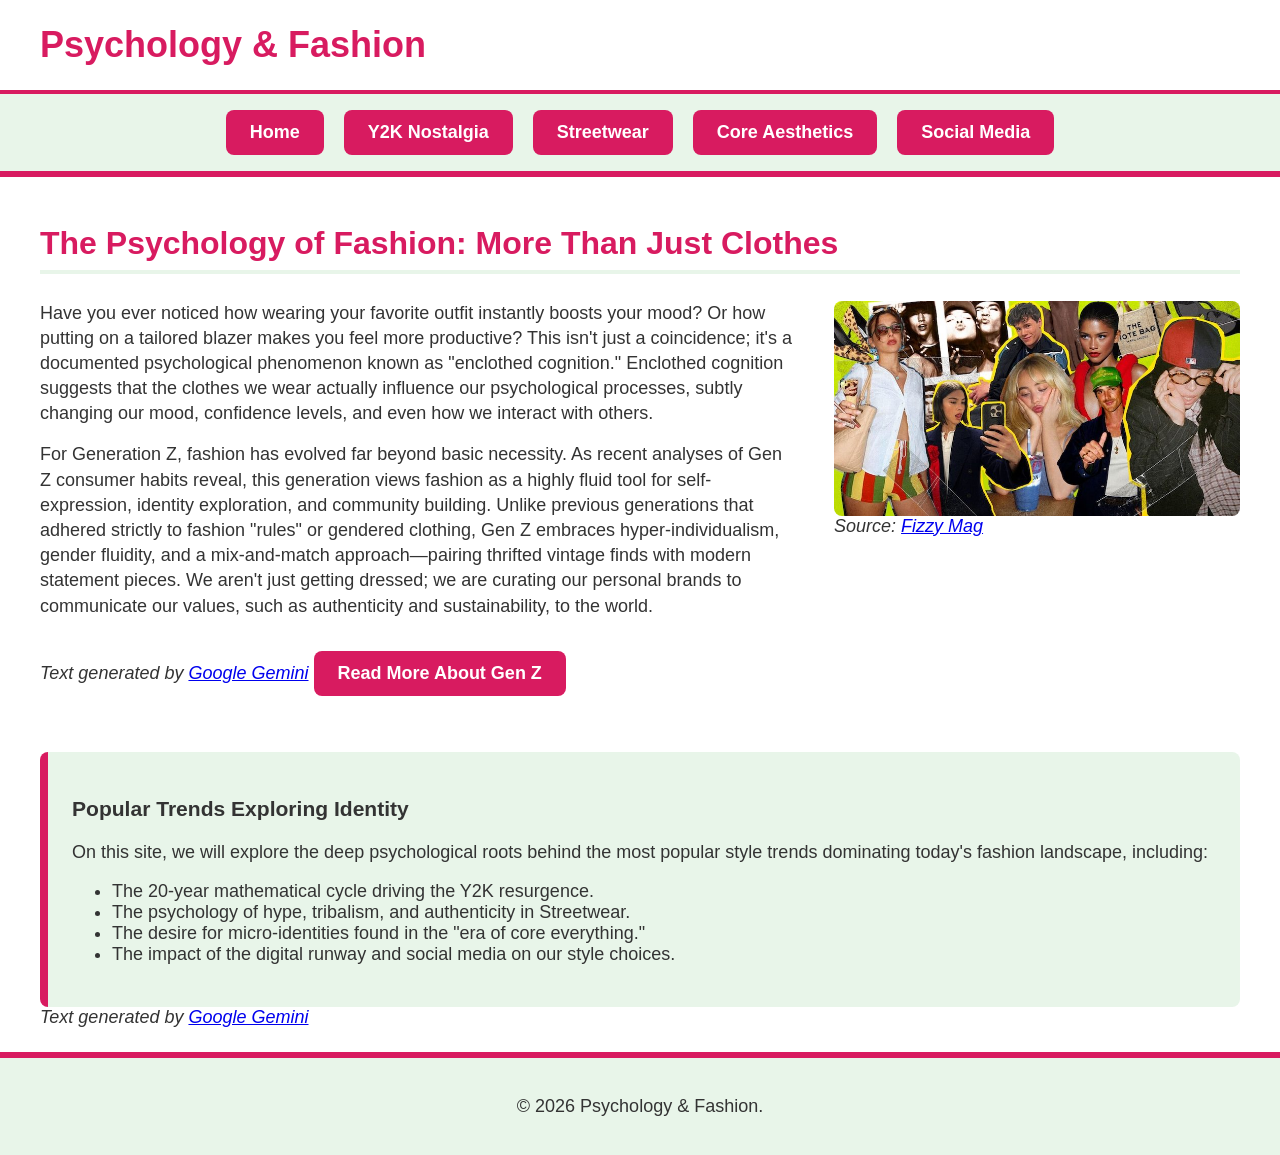
<file: assets/fp/site/index.html>
<!DOCTYPE html>
<html lang="en">
<head>
    <meta charset="UTF-8">
    <meta name="viewport" content="width=device-width, initial-scale=1.0">
    <title>The Psychology of Fashion</title>
    <link rel="stylesheet" type="text/css" href="styles/site.css" >
</head>
<body>

    <header>
        <h1><a href="index.html">Psychology & Fashion</a></h1>
        <button id="hamburger-btn" aria-label="Show navigation">
            <span class="hamburger-line"></span>
            <span class="hamburger-line"></span>
            <span class="hamburger-line-bottom"></span>
        </button>
    </header>

    <nav id="nav-menu">
        <ul>
            <li><a href="index.html">Home</a></li>
            <li><a href="y2k-nostalgia.html">Y2K Nostalgia</a></li>
            <li><a href="streetwear.html">Streetwear</a></li>
            <li><a href="core-aesthetics.html">Core Aesthetics</a></li>
            <li><a href="social-media.html">Social Media</a></li>
        </ul>
    </nav>

    <main>
        <article>
            <h2>The Psychology of Fashion: More Than Just Clothes</h2>

            <div class="responsive-two-column">

                <div class="text-column">
                    <p>Have you ever noticed how wearing your favorite outfit instantly boosts your mood? Or how putting on a tailored blazer makes you feel more productive? This isn't just a coincidence; it's a documented psychological phenomenon known as "enclothed cognition." Enclothed cognition suggests that the clothes we wear actually influence our psychological processes, subtly changing our mood, confidence levels, and even how we interact with others.</p>

                    <p>For Generation Z, fashion has evolved far beyond basic necessity. As recent analyses of Gen Z consumer habits reveal, this generation views fashion as a highly fluid tool for self-expression, identity exploration, and community building. Unlike previous generations that adhered strictly to fashion "rules" or gendered clothing, Gen Z embraces hyper-individualism, gender fluidity, and a mix-and-match approach—pairing thrifted vintage finds with modern statement pieces. We aren't just getting dressed; we are curating our personal brands to communicate our values, such as authenticity and sustainability, to the world.</p>
                    <cite>Text generated by <a href="https://gemini.google.com/">Google Gemini</a></cite>


                    <button id="read-more-btn" class="action-btn">Read More About Gen Z</button>
                </div>

                <div id="text-modal-overlay" class="modal-overlay hidden">
                    <dialog id="text-dialog">
                         <button id="close-text-btn" class="close-x-button" aria-label="Close modal">X</button>
                         <h3>More Info: Gen Z & Fashion</h3>
                            <p>For Generation Z, fashion is a visual language centered on hyper-individualism rather than broad trends. By embracing gender fluidity and mixing traditionally masculine and feminine silhouettes, this generation prioritizes authentic self-alignment over social conformity. This psychological shift is paired with a strong moral identity rooted in sustainability, where thrifted and upcycled clothing serve as a rejection of fast fashion. Ultimately, specific aesthetics like Cottagecore or Cyber-Y2K act as digital signals, allowing individuals to find community and express their values, music tastes, and beliefs without saying a word.</p>
                    </dialog>
                </div>

                <div class="media-column">
                    <figure>
                        <picture>
                            <source media="(min-width: 768px)" srcset="images/home_img.jpg">
                            <img src="images/home_img_small.jpg" alt="A collage of diverse Gen Z fashion trends including vintage and modern pieces">
                        </picture>
                        <cite>Source: <a href="https://fizzymag.com/articles/gen-z-fashion-photography-guide">Fizzy Mag</a></cite>
                    </figure>
                </div>
            </div>

            <section>
                <h3>Popular Trends Exploring Identity</h3>
                <p>On this site, we will explore the deep psychological roots behind the most popular style trends dominating today's fashion landscape, including:</p>
                <ul>
                    <li>The 20-year mathematical cycle driving the Y2K resurgence.</li>
                    <li>The psychology of hype, tribalism, and authenticity in Streetwear.</li>
                    <li>The desire for micro-identities found in the "era of core everything."</li>
                    <li>The impact of the digital runway and social media on our style choices.</li>
                </ul>
            </section>
            <cite>Text generated by <a href="https://gemini.google.com/">Google Gemini</a></cite>
        </article>

    </main>

    <footer>
        <p>&copy; 2026 Psychology & Fashion.</p>
    </footer>

    <script src="scripts/jquery-3.7.1.js"></script>
    <script src="scripts/hamburger.js"></script>
    <script src="scripts/modal.js"></script>

</body>
</html>
</file>
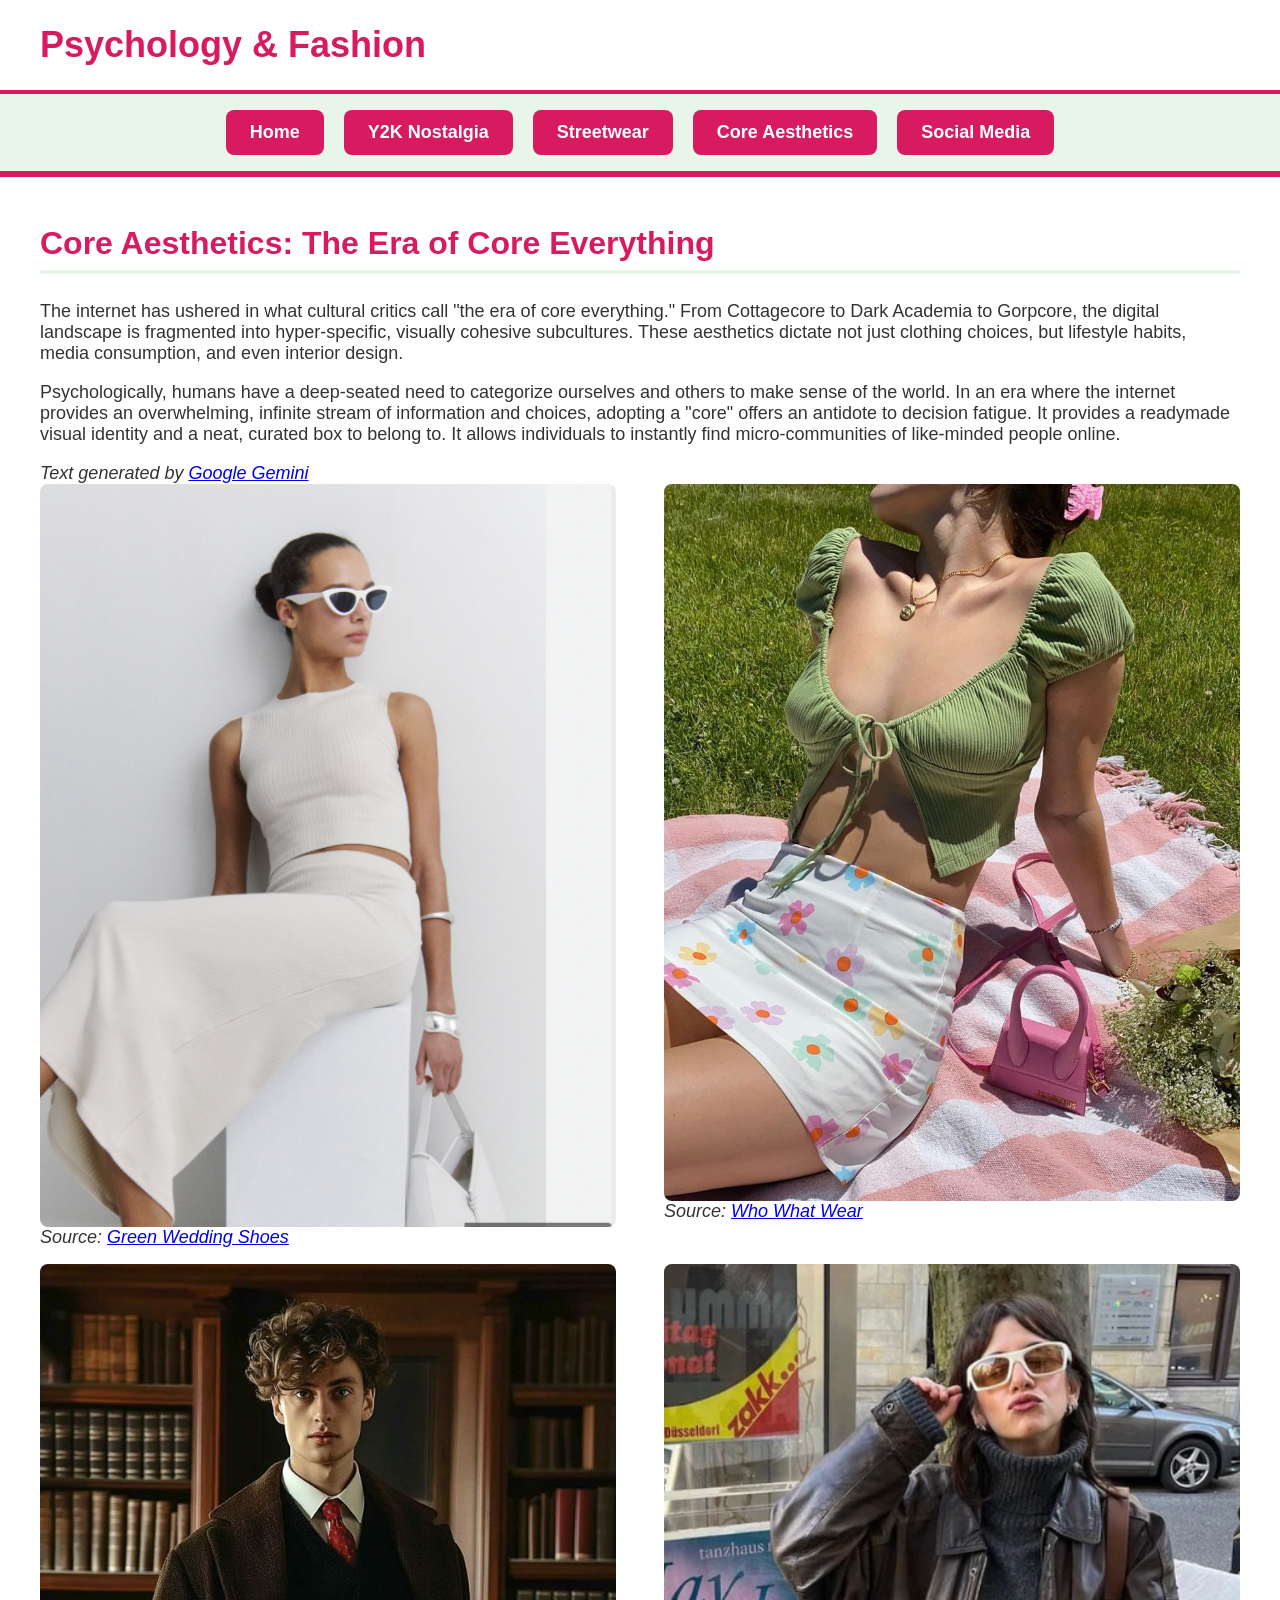
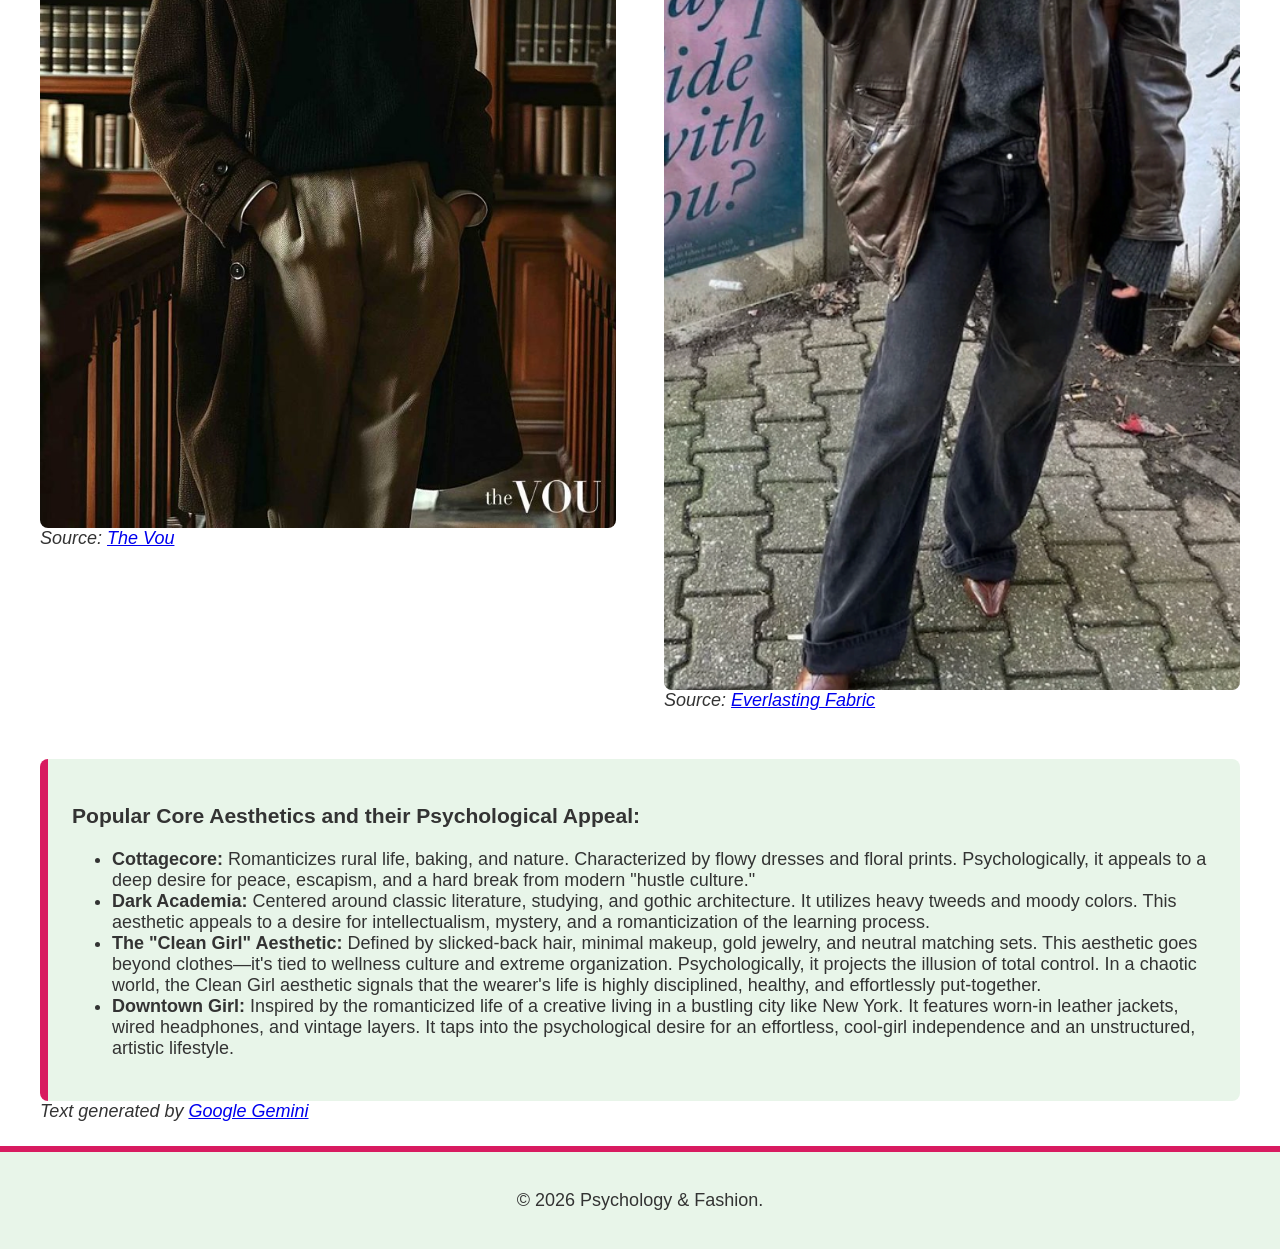
<file: assets/fp/site/core-aesthetics.html>
<!DOCTYPE html>
<html lang="en">
<head>
    <meta charset="UTF-8">
    <meta name="viewport" content="width=device-width, initial-scale=1.0">
    <title>Core Aesthetics - Psychology & Fashion</title>
    <link rel="stylesheet" type="text/css" href="styles/site.css">
</head>
<body>

    <header>
        <h1><a href="index.html">Psychology & Fashion</a></h1>
        <button id="hamburger-btn" aria-label="Show navigation">
            <span class="hamburger-line"></span>
            <span class="hamburger-line"></span>
            <span class="hamburger-line-bottom"></span>
        </button>
    </header>

    <nav id="nav-menu">
        <ul>
            <li><a href="index.html">Home</a></li>
            <li><a href="y2k-nostalgia.html">Y2K Nostalgia</a></li>
            <li><a href="streetwear.html">Streetwear</a></li>
            <li><a href="core-aesthetics.html">Core Aesthetics</a></li>
            <li><a href="social-media.html">Social Media</a></li>
        </ul>
    </nav>

    <main>
        <article>
            <h2>Core Aesthetics: The Era of Core Everything</h2>

            <p>The internet has ushered in what cultural critics call "the era of core everything." From Cottagecore to Dark Academia to Gorpcore, the digital landscape is fragmented into hyper-specific, visually cohesive subcultures. These aesthetics dictate not just clothing choices, but lifestyle habits, media consumption, and even interior design.</p>

            <p>Psychologically, humans have a deep-seated need to categorize ourselves and others to make sense of the world. In an era where the internet provides an overwhelming, infinite stream of information and choices, adopting a "core" offers an antidote to decision fatigue. It provides a readymade visual identity and a neat, curated box to belong to. It allows individuals to instantly find micro-communities of like-minded people online.</p>
            <cite>Text generated by <a href="https://gemini.google.com/">Google Gemini</a></cite>

            <div class="image-column" >
                <div class="image-row">
                    <figure>
                        <button id="thumb-cleangirl" class="thumb-btn">
                            <img src="images/cleangirl_img.png" alt="Clean girl aesthetic">
                        </button>
                        <cite>Source: <a href="https://greenweddingshoes.com/clean-girl-aesthetic/">Green Wedding Shoes</a></cite>
                    </figure>

                    <figure>
                        <button id="thumb-cottage" class="thumb-btn">
                            <img src="images/cottagecore_img.jpg" alt="Cottagecore aesthetic">
                        </button>
                        <cite>Source: <a href="https://www.whowhatwear.com/cottagecore-outfits">Who What Wear</a></cite>
                    </figure>
                </div>

                <div class="image-row">
                    <figure>
                        <button id="thumb-darkacad" class="thumb-btn">
                            <img src="images/darkacademia_img.jpg" alt="Dark academia aesthetic">
                        </button>
                        <cite>Source: <a href="https://thevou.com/blog/dark-academia-style-guide-men/">The Vou</a></cite>
                    </figure>

                    <figure>
                        <button id="thumb-downtown" class="thumb-btn">
                            <img src="images/downtowncore_img.png" alt="Downtown girl aesthetic">
                        </button>
                        <cite>Source: <a href="https://everlastingfabric.com/blogs/ever-lasting-blog/downtown-girl-aesthetic-how-to-achieve-it">Everlasting Fabric</a></cite>
                    </figure>
                </div>
            </div>

            <section>
                <h3>Popular Core Aesthetics and their Psychological Appeal:</h3>
                <ul>
                    <li><strong>Cottagecore:</strong> Romanticizes rural life, baking, and nature. Characterized by flowy dresses and floral prints. Psychologically, it appeals to a deep desire for peace, escapism, and a hard break from modern "hustle culture."</li>
                    <li><strong>Dark Academia:</strong> Centered around classic literature, studying, and gothic architecture. It utilizes heavy tweeds and moody colors. This aesthetic appeals to a desire for intellectualism, mystery, and a romanticization of the learning process.</li>
                    <li><strong>The "Clean Girl" Aesthetic:</strong> Defined by slicked-back hair, minimal makeup, gold jewelry, and neutral matching sets. This aesthetic goes beyond clothes—it's tied to wellness culture and extreme organization. Psychologically, it projects the illusion of total control. In a chaotic world, the Clean Girl aesthetic signals that the wearer's life is highly disciplined, healthy, and effortlessly put-together.</li>
                    <li><strong>Downtown Girl:</strong> Inspired by the romanticized life of a creative living in a bustling city like New York. It features worn-in leather jackets, wired headphones, and vintage layers. It taps into the psychological desire for an effortless, cool-girl independence and an unstructured, artistic lifestyle.</li>
                </ul>
            </section>
            <cite>Text generated by <a href="https://gemini.google.com/">Google Gemini</a></cite>
        </article>

        <div id="image-modal-overlay" class="modal-overlay hidden">
            <dialog id="image-dialog">
                <button id="close-modal-btn" class="close-x-button" aria-label="Close modal">X</button>
                <figure id="modal-cleangirl">
                    <img src="images/cleangirl_img.png" alt="Clean girl aesthetic">
                    <figcaption>Clean Girl Aesthetic</figcaption>
                </figure>
                <figure id="modal-cottage" class="hidden">
                    <img src="images/cottagecore_img.jpg" alt="Cottagecore aesthetic">
                    <figcaption>Cottagecore Aesthetic</figcaption>
                </figure>
                <figure id="modal-darkacad" class="hidden">
                    <img src="images/darkacademia_img.jpg" alt="Dark academia aesthetic">
                    <figcaption>Dark Academia Aesthetic</figcaption>
                </figure>
                <figure id="modal-downtown" class="hidden">
                    <img src="images/downtowncore_img.png" alt="Downtown girl aesthetic">
                    <figcaption>Downtown Girl Aesthetic</figcaption>
                </figure>
            </dialog>
        </div>
    </main>

    <footer>
        <p>&copy; 2026 Psychology & Fashion.</p>
    </footer>

    <script src="scripts/jquery-3.7.1.js"></script>
    <script src="scripts/hamburger.js"></script>
    <script src="scripts/modal.js"></script>

</body>
</html>
</file>
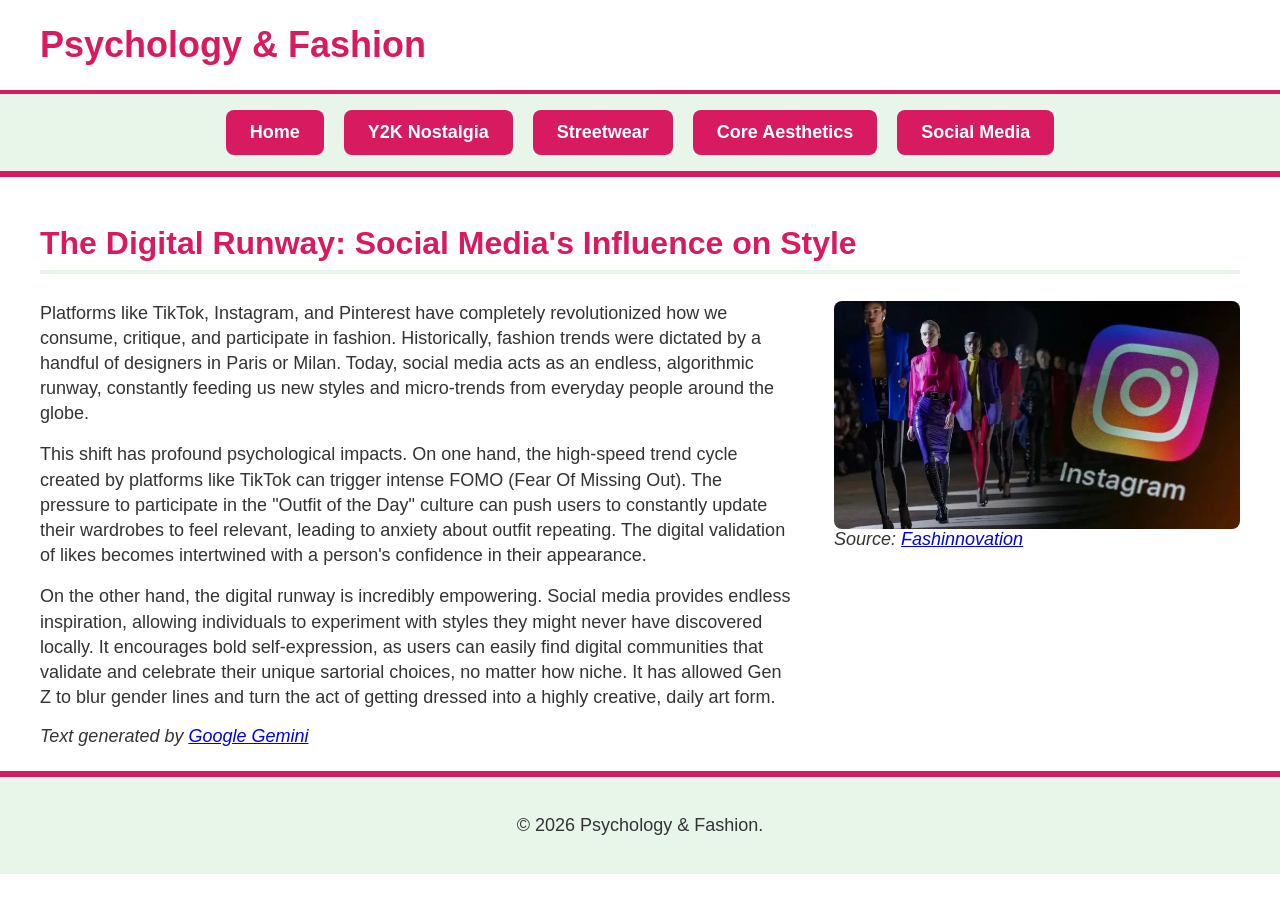
<file: assets/fp/site/social-media.html>
<!DOCTYPE html>
<html lang="en">
<head>
    <meta charset="UTF-8">
    <meta name="viewport" content="width=device-width, initial-scale=1.0">
    <title>Social Media's Influence - Psychology & Fashion</title>
    <link rel="stylesheet" type="text/css" href="styles/site.css" >
</head>
<body>

    <header>
        <h1><a href="index.html">Psychology & Fashion</a></h1>
        <button id="hamburger-btn" aria-label="Show navigation">
            <span class="hamburger-line"></span>
            <span class="hamburger-line"></span>
            <span class="hamburger-line-bottom"></span>
        </button>
    </header>

    <nav id="nav-menu">
        <ul>
            <li><a href="index.html">Home</a></li>
            <li><a href="y2k-nostalgia.html">Y2K Nostalgia</a></li>
            <li><a href="streetwear.html">Streetwear</a></li>
            <li><a href="core-aesthetics.html">Core Aesthetics</a></li>
            <li><a href="social-media.html">Social Media</a></li>
        </ul>
    </nav>

    <main>
        <article>
            <h2>The Digital Runway: Social Media's Influence on Style</h2>
            <div class="responsive-two-column">

                <div class="text-column">
                    <p>Platforms like TikTok, Instagram, and Pinterest have completely revolutionized how we consume, critique, and participate in fashion. Historically, fashion trends were dictated by a handful of designers in Paris or Milan. Today, social media acts as an endless, algorithmic runway, constantly feeding us new styles and micro-trends from everyday people around the globe.</p>

                    <p>This shift has profound psychological impacts. On one hand, the high-speed trend cycle created by platforms like TikTok can trigger intense FOMO (Fear Of Missing Out). The pressure to participate in the "Outfit of the Day" culture can push users to constantly update their wardrobes to feel relevant, leading to anxiety about outfit repeating. The digital validation of likes becomes intertwined with a person's confidence in their appearance.</p>

                    <p>On the other hand, the digital runway is incredibly empowering. Social media provides endless inspiration, allowing individuals to experiment with styles they might never have discovered locally. It encourages bold self-expression, as users can easily find digital communities that validate and celebrate their unique sartorial choices, no matter how niche. It has allowed Gen Z to blur gender lines and turn the act of getting dressed into a highly creative, daily art form.</p>
                    <cite>Text generated by <a href="https://gemini.google.com/">Google Gemini</a></cite>
                </div>

                <div class="media-column">
                    <figure>
                        <img src="images/socialmedia_img.jpeg" alt="A person taking an outfit mirror selfie for social media">
                        <cite>Source: <a href="https://fashinnovation.nyc/how-social-media-influences-fashion-trends/">Fashinnovation</a></cite>
                    </figure>
                </div>
            </div>
        </article>
    </main>

    <footer>
        <p>&copy; 2026 Psychology & Fashion. </p>
    </footer>

    <script src="scripts/jquery-3.7.1.js"></script>
    <script src="scripts/hamburger.js"></script>

</body>
</html>
</file>
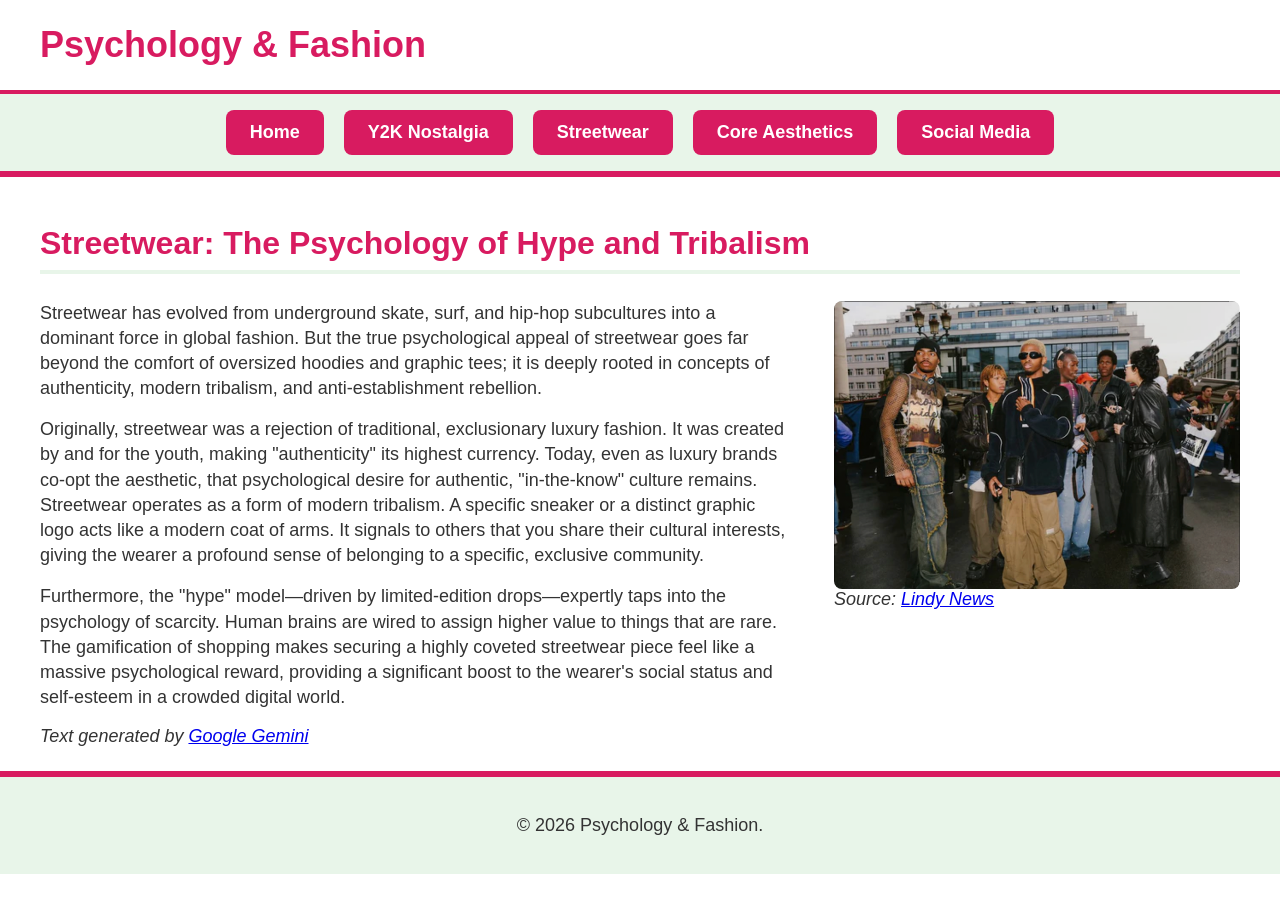
<file: assets/fp/site/streetwear.html>
<!DOCTYPE html>
<html lang="en">
<head>
    <meta charset="UTF-8">
    <meta name="viewport" content="width=device-width, initial-scale=1.0">
    <title>Streetwear - Psychology & Fashion</title>
    <link rel="stylesheet" type="text/css" href="styles/site.css" >
</head>
<body>

    <header>
        <h1><a href="index.html">Psychology & Fashion</a></h1>
        <button id="hamburger-btn" aria-label="Show navigation">
            <span class="hamburger-line"></span>
            <span class="hamburger-line"></span>
            <span class="hamburger-line-bottom"></span>
        </button>
    </header>

    <nav id="nav-menu">
        <ul>
            <li><a href="index.html">Home</a></li>
            <li><a href="y2k-nostalgia.html">Y2K Nostalgia</a></li>
            <li><a href="streetwear.html">Streetwear</a></li>
            <li><a href="core-aesthetics.html">Core Aesthetics</a></li>
            <li><a href="social-media.html">Social Media</a></li>
        </ul>
    </nav>

    <main>
        <article>
             <h2>Streetwear: The Psychology of Hype and Tribalism</h2>
            <div class="responsive-two-column">

                <div class="text-column">
                    <p>Streetwear has evolved from underground skate, surf, and hip-hop subcultures into a dominant force in global fashion. But the true psychological appeal of streetwear goes far beyond the comfort of oversized hoodies and graphic tees; it is deeply rooted in concepts of authenticity, modern tribalism, and anti-establishment rebellion.</p>

                    <p>Originally, streetwear was a rejection of traditional, exclusionary luxury fashion. It was created by and for the youth, making "authenticity" its highest currency. Today, even as luxury brands co-opt the aesthetic, that psychological desire for authentic, "in-the-know" culture remains. Streetwear operates as a form of modern tribalism. A specific sneaker or a distinct graphic logo acts like a modern coat of arms. It signals to others that you share their cultural interests, giving the wearer a profound sense of belonging to a specific, exclusive community.</p>

                    <p>Furthermore, the "hype" model—driven by limited-edition drops—expertly taps into the psychology of scarcity. Human brains are wired to assign higher value to things that are rare. The gamification of shopping makes securing a highly coveted streetwear piece feel like a massive psychological reward, providing a significant boost to the wearer's social status and self-esteem in a crowded digital world.</p>
                    <cite>Text generated by <a href="https://gemini.google.com/">Google Gemini</a></cite>
                </div>

                <div class="media-column">
                    <figure>
                        <img src="images/streetwear_img.png" alt="A person wearing urban streetwear including an oversized hoodie and exclusive sneakers">
                        <cite>Source: <a href="https://lindynews.org/16319/fashion/streetwear-and-how-to-style-it/">Lindy News</a></cite>
                    </figure>
                </div>
            </div>
        </article>
    </main>

    <footer>
        <p>&copy; 2026 Psychology & Fashion.</p>
    </footer>
    <script src="scripts/jquery-3.7.1.js"></script>
    <script src="scripts/hamburger.js"></script>

</body>
</html>
</file>
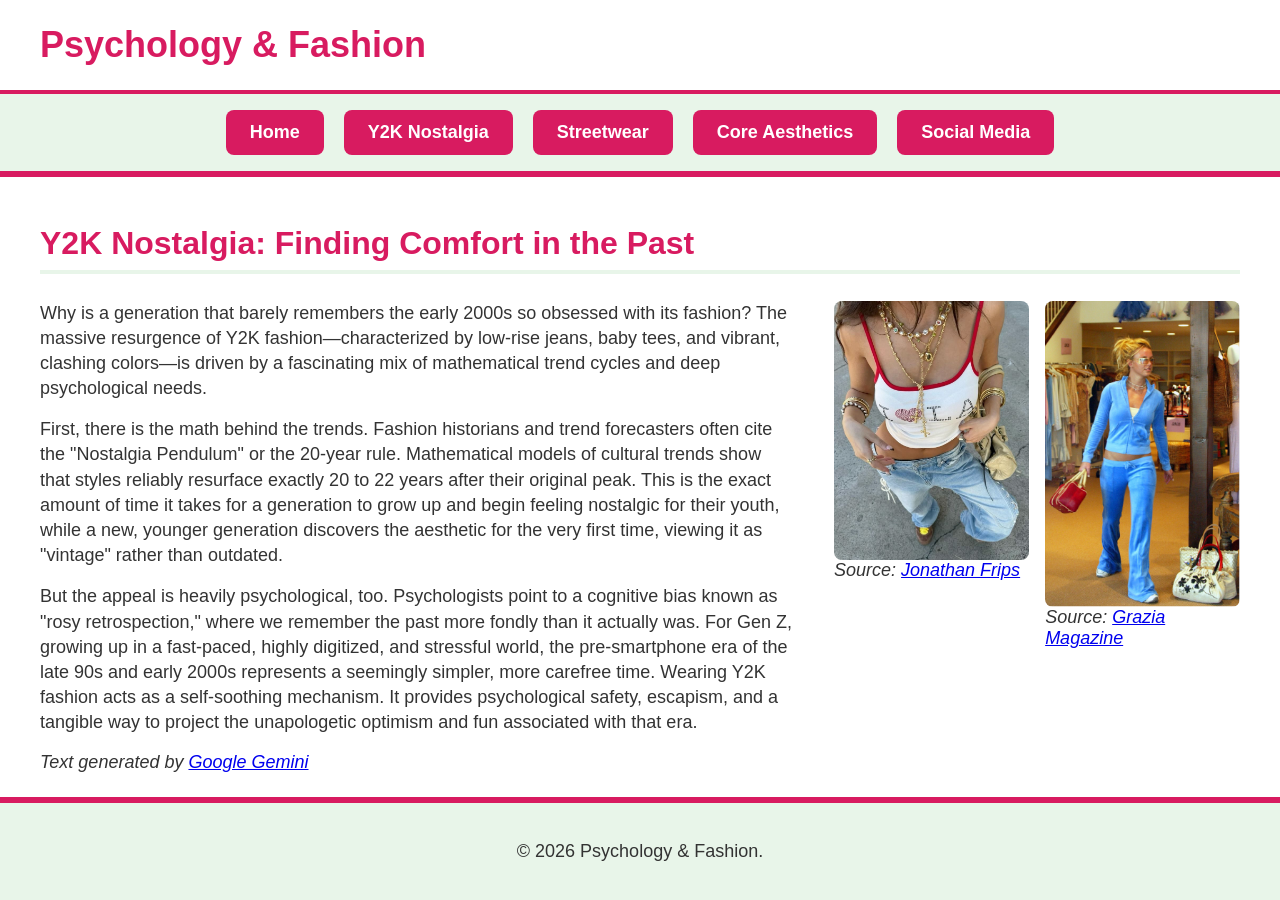
<file: assets/fp/site/y2k-nostalgia.html>
<!DOCTYPE html>
<html lang="en">
<head>
    <meta charset="UTF-8">
    <meta name="viewport" content="width=device-width, initial-scale=1.0">
    <title>Y2K Nostalgia - Psychology & Fashion</title>
    <link rel="stylesheet" type="text/css" href="styles/site.css" >
</head>
<body>

    <header>
      <h1><a href="index.html">Psychology & Fashion</a></h1>
      <button id="hamburger-btn" aria-label="Show navigation">
           <span class="hamburger-line"></span>
           <span class="hamburger-line"></span>
           <span class="hamburger-line-bottom"></span>
      </button>
    </header>

    <nav id="nav-menu">
        <ul>
            <li><a href="index.html">Home</a></li>
            <li><a href="y2k-nostalgia.html">Y2K Nostalgia</a></li>
            <li><a href="streetwear.html">Streetwear</a></li>
            <li><a href="core-aesthetics.html">Core Aesthetics</a></li>
            <li><a href="social-media.html">Social Media</a></li>
        </ul>
    </nav>

    <main>
        <article>
            <h2>Y2K Nostalgia: Finding Comfort in the Past</h2>
            <div class="responsive-two-column">

                <div class="text-column">
                    <p>Why is a generation that barely remembers the early 2000s so obsessed with its fashion? The massive resurgence of Y2K fashion—characterized by low-rise jeans, baby tees, and vibrant, clashing colors—is driven by a fascinating mix of mathematical trend cycles and deep psychological needs.</p>

                    <p>First, there is the math behind the trends. Fashion historians and trend forecasters often cite the "Nostalgia Pendulum" or the 20-year rule. Mathematical models of cultural trends show that styles reliably resurface exactly 20 to 22 years after their original peak. This is the exact amount of time it takes for a generation to grow up and begin feeling nostalgic for their youth, while a new, younger generation discovers the aesthetic for the very first time, viewing it as "vintage" rather than outdated.</p>

                    <p>But the appeal is heavily psychological, too. Psychologists point to a cognitive bias known as "rosy retrospection," where we remember the past more fondly than it actually was. For Gen Z, growing up in a fast-paced, highly digitized, and stressful world, the pre-smartphone era of the late 90s and early 2000s represents a seemingly simpler, more carefree time. Wearing Y2K fashion acts as a self-soothing mechanism. It provides psychological safety, escapism, and a tangible way to project the unapologetic optimism and fun associated with that era.</p>
                    <cite>Text generated by <a href="https://gemini.google.com/">Google Gemini</a></cite>
                </div>

                <div class="media-column image-column">
                    <div class="image-row">
                        <figure>
                            <img src="images/y2k_img1.jpeg" alt="A person styling a Y2K inspired outfit with a baby tee tank and low-rise denim">
                            <cite>Source: <a href="https://jonathanfrips.com/en/why-y2k-fashion-is-making-a-comeback-second-hand/">Jonathan Frips</a></cite>
                        </figure>
                        <figure>
                            <img src="images/y2k_img2.png" alt="A person styling a Y2K inspired outfit with a popular track suit style">
                            <cite>Source: <a href="https://graziamagazine.com/us/articles/happy-birthday-britney-spears-grazia-looks-back-on-the-pop-princess-influence-on-fashion/">Grazia Magazine</a></cite>
                        </figure>
                    </div>
                </div>
            </div>
        </article>
    </main>

    <footer>
        <p>&copy; 2026 Psychology & Fashion. </p>
    </footer>

    <script src="scripts/jquery-3.7.1.js"></script>
    <script src="scripts/hamburger.js"></script>

</body>
</html>
</file>
<file: assets/fp/site/styles/site.css>
html {
    height: 100%;
}

body {
    margin: 0;
    padding: 0;
    background-color: #FFFFFF;
    color: #333333;
    font-family: sans-serif;
    font-size: 18px;
    display: flex;
    flex-direction: column;
}


header {
    background-color: #FFFFFF;
    padding: 20px 24px;
    display: flex;
    flex-direction: row;
    justify-content: space-between;
    align-items: center;
}

header h1 {
    margin: 0;
}

header h1 a {
    color: #D81B60;
    text-decoration: none;
    font-size: 28px;
}


#hamburger-btn {
    background-color: #FFFFFF;
    border: 2px solid #D81B60;
    display: flex;
    flex-direction: column;
    padding: 8px;
    border-radius: 8px;
    margin: 0;
}

.hamburger-line,
.hamburger-line-bottom {
    display: block;
    width: 25px;
    height: 3px;
    background-color: black;
    margin: 4px 0;
}

#hamburger-btn:hover {
    background-color: #E8F5E9;
}


nav {
    background-color: #E8F5E9;
    border-top: 4px solid #D81B60;
    border-bottom: 6px solid #D81B60;
    padding: 10px 0;
}

nav ul {
    list-style-type: none;
    padding: 0;
    margin: 0;
    display: flex;
    flex-direction: column;
}

nav a {
    display: block;
    background-color: #D81B60;
    color: #FFFFFF;
    padding: 12px;
    margin: 5px 20px;
    text-align: center;
    text-decoration: none;
    font-weight: bold;
    border-radius: 8px;
}

nav a:hover {
    background-color: #333333;
    color: #FFFFFF;
}


main {
    padding: 24px;
    max-width: 1200px;
    margin-left: auto;
    margin-right: auto;
}

h2 {
    color: #D81B60;
    font-size: 32px;
    border-bottom: 4px solid #E8F5E9;
    padding-bottom: 8px;
    margin-top: 0;
}

.responsive-two-column {
    display: flex;
    flex-direction: column;
}


.text-column p {
    margin-top: 0;
    margin-bottom: 16px;
    line-height: 1.4;
}

figure {
    margin: 0;
    padding: 0;
    display: flex;
    flex-direction: column;
    margin-bottom: 24px;
}

img {
    width: 100%;
    max-width: 100%;
    display: block;
    border-radius: 8px;
}


.image-column {
    display: flex;
    flex-direction: column;
}

.image-row {
    display: flex;
    flex-direction: column;
}
.image-row figure {
    width: 100%;
    margin-bottom: 24px;
}

.thumb-btn {
    background-color: transparent;
    border: none;
    padding: 0;
    width: 100%;
}

.thumb-btn:hover {
    opacity: 0.8;
}


section {
    background-color: #E8F5E9;
    padding: 24px;
    margin-top: 32px;
    border-left: 8px solid #D81B60;
    border-radius: 8px;
}

.action-btn {
    background-color: #D81B60;
    color: #FFFFFF;
    border: none;
    padding: 12px 24px;
    font-size: 18px;
    font-weight: bold;
    border-radius: 8px;
    margin-top: 16px;
    margin-bottom: 24px;
}

.action-btn:hover {
    background-color: #333333;
}


.hidden {
    display: none !important;
}

.modal-overlay {
    position: fixed;
    top: 0;
    left: 0;
    bottom: 0;
    right: 0;
    background-color: rgba(0, 0, 0, 0.85);
    z-index: 1000;
    display: flex;
    justify-content: center;
    align-items: center;
}

dialog {
    display: block;
    position: relative;
    background-color: #FFFFFF;
    padding: 40px;
    border: 4px solid #D81B60;
    border-radius: 8px;
    width: 90%;
    max-width: 600px;
    margin: 0;
}

.close-x-button {
    position: absolute;
    top: 10px;
    right: 10px;
    background-color: #D81B60;
    color: #FFFFFF;
    border: none;
    padding: 8px 12px;
    font-size: 18px;
    font-weight: bold;
    border-radius: 4px;
}

.close-x-button:hover {
    background-color: #333333;
}


footer {
    background-color: #E8F5E9;
    text-align: center;
    padding: 20px;
    border-top: 6px solid #D81B60;
    margin-top: auto;
}

#image-dialog figure {
    margin-bottom: 0;
}

#image-dialog img {
    width: auto;
    max-width: 100%;
    max-height: 450px;
    margin: 0 auto;
}

#image-dialog figcaption {
    text-align: center;
    margin-top: 12px;
    font-style: italic;
    color: #333333;
}


@media (min-width: 768px) {

    header {
        padding: 24px 40px;
    }

    header h1 a {
        font-size: 36px;
    }

    #hamburger-btn {
        display: none !important;
    }

   nav {
        background-color: #E8F5E9;
        padding: 16px 0;
        margin-bottom: 24px;
        border-top: 4px solid #D81B60;
        border-bottom: 6px solid #D81B60;
    }

    nav ul {
        display: flex;
        flex-direction: row;
        justify-content: center;
        list-style-type: none;
        margin: 0;
        padding: 0;
    }

    nav li {
        margin: 0 10px;
        border: none;
    }

    nav a {
        display: inline-block;
        background-color: #D81B60;
        color: #FFFFFF;
        padding: 12px 24px;
        margin: 0;
        border-radius: 8px;
        text-decoration: none;
        font-weight: bold;
    }

    nav a:hover {
        background-color: #333333;
        color: #FFFFFF;
    }

    .responsive-two-column {
        flex-direction: row;
        align-items: flex-start;
    }

    .text-column {
        width: 65%;
        padding-right: 40px;
    }

    .media-column {
        width: 35%;
        margin-top: 0;
    }

    .image-row {
        display: flex;
        flex-direction: row;
        justify-content: space-between;
    }

    .image-row figure {
        width: 48%;
        margin-bottom: 16px;
    }
}

#hamburger-btn,
.action-btn,
.thumb-btn,
.close-x-button {
    cursor: pointer;
}

button {
    outline-offset: 2px;
}
</file>
